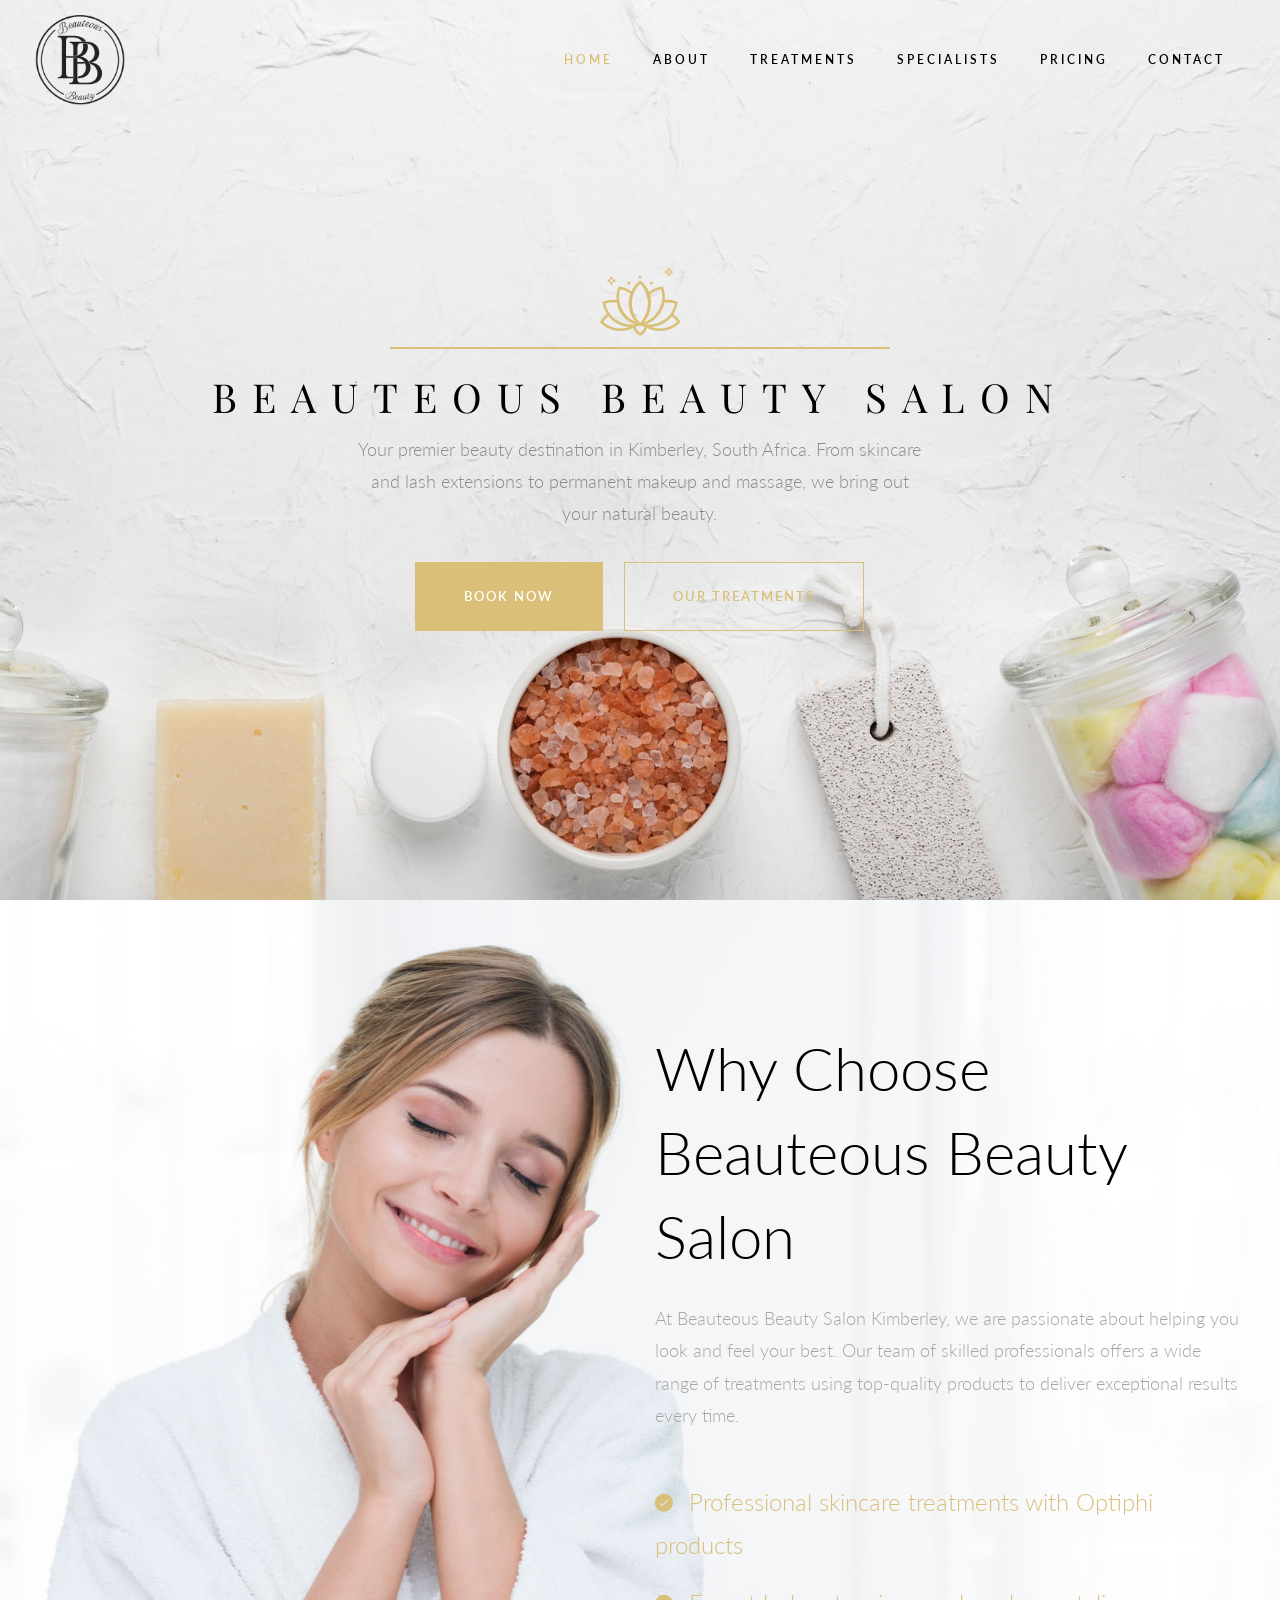
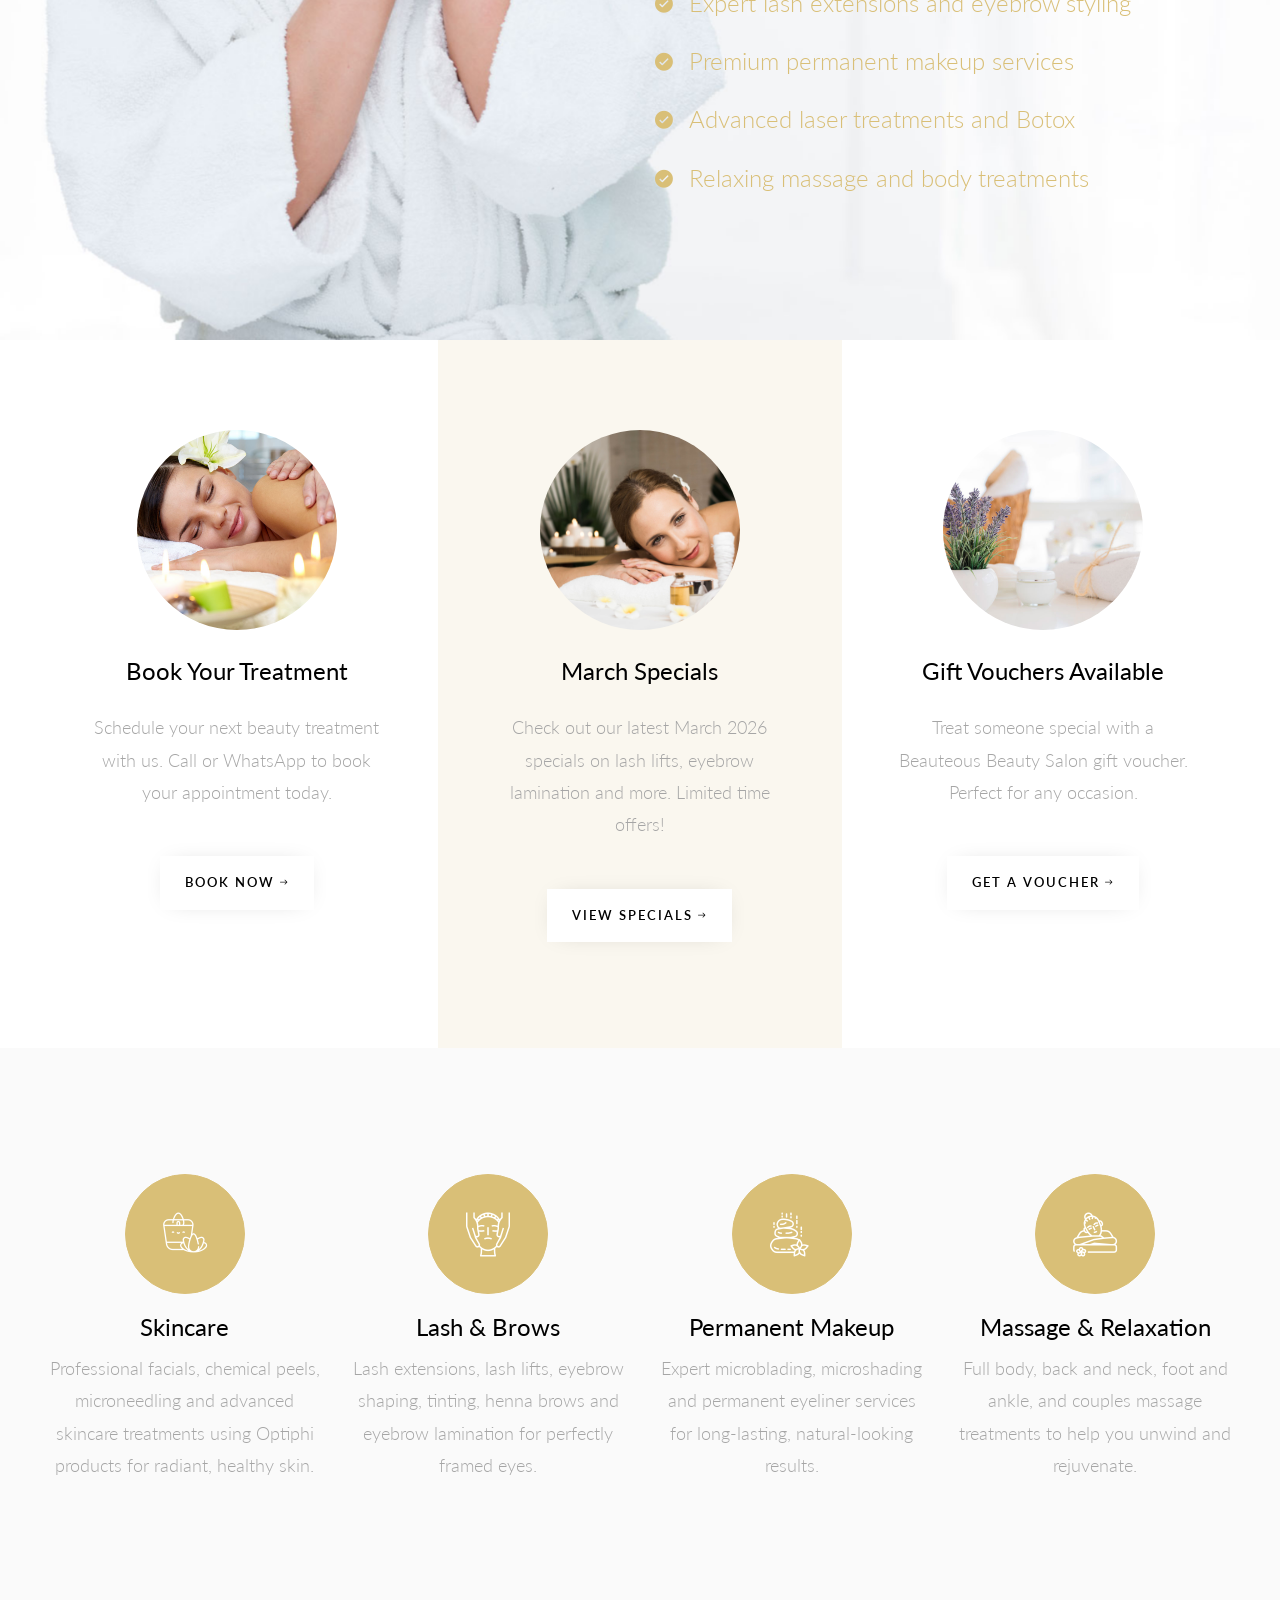
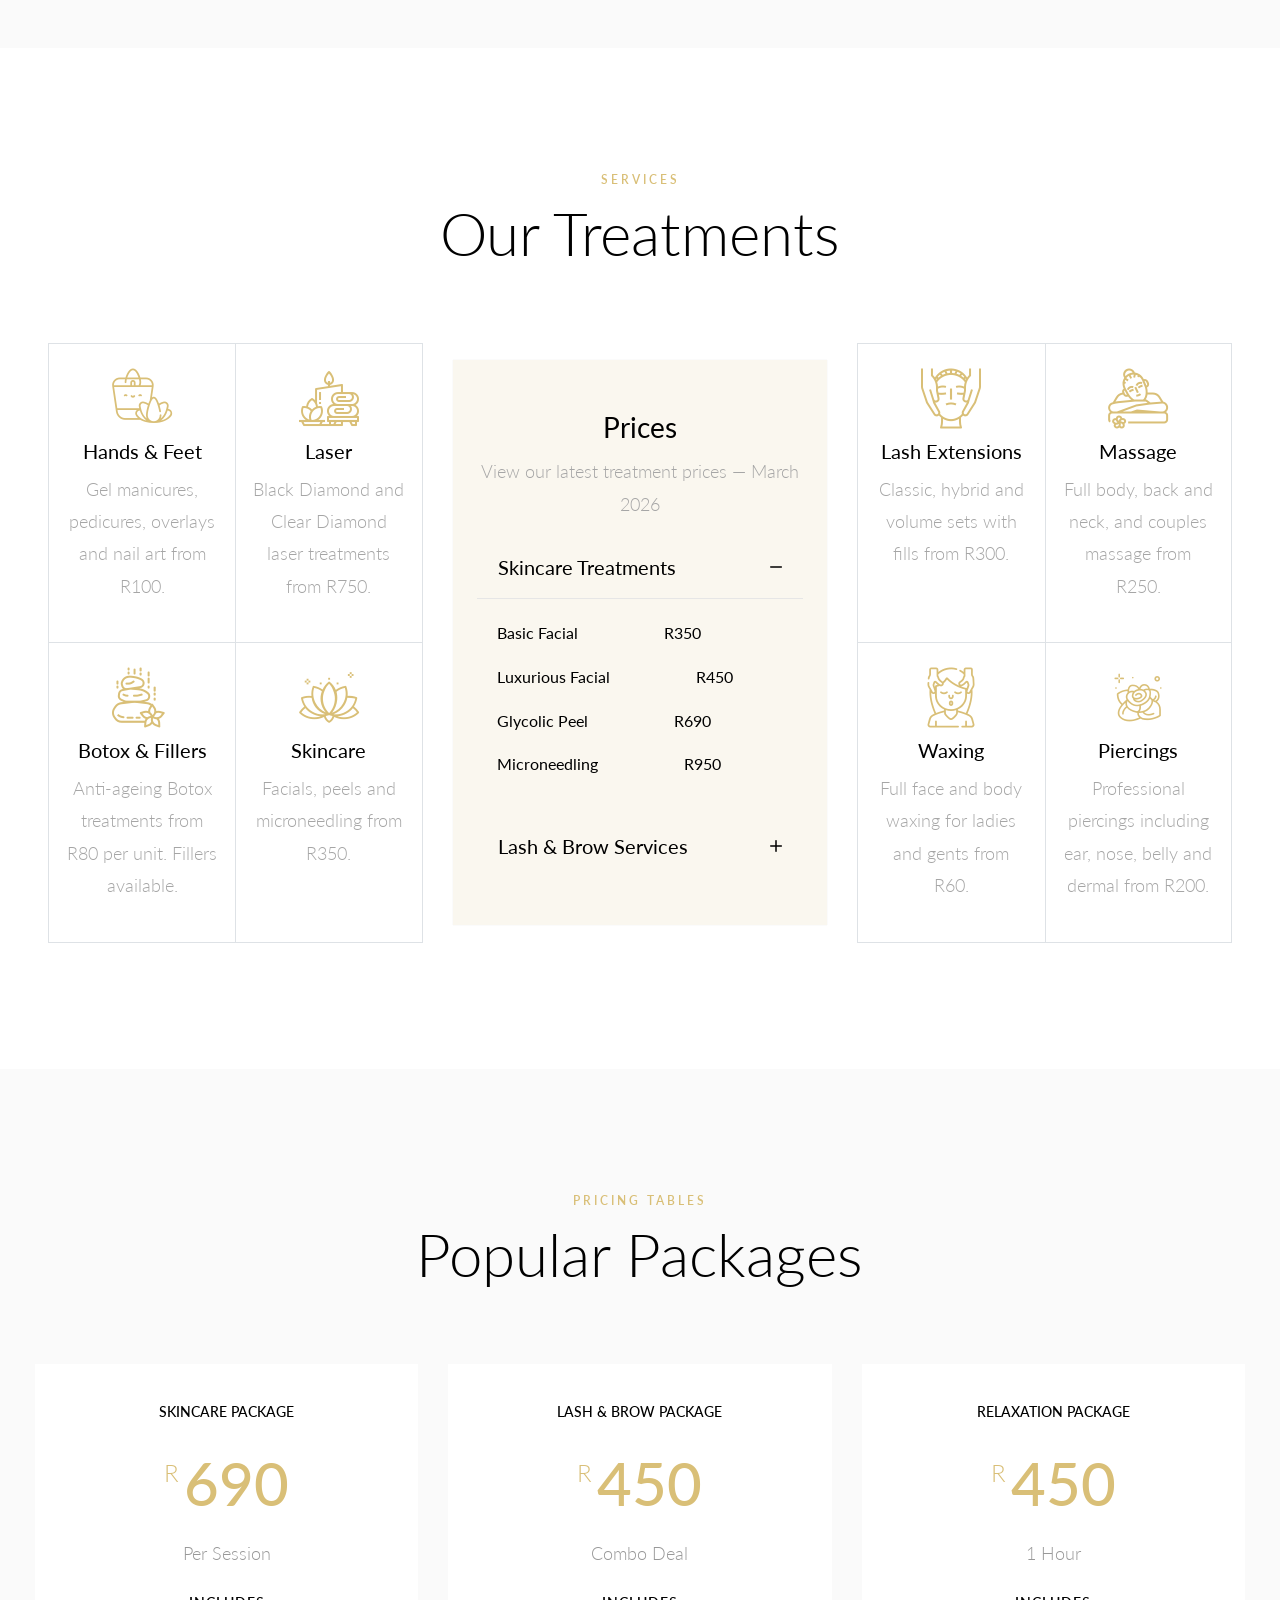
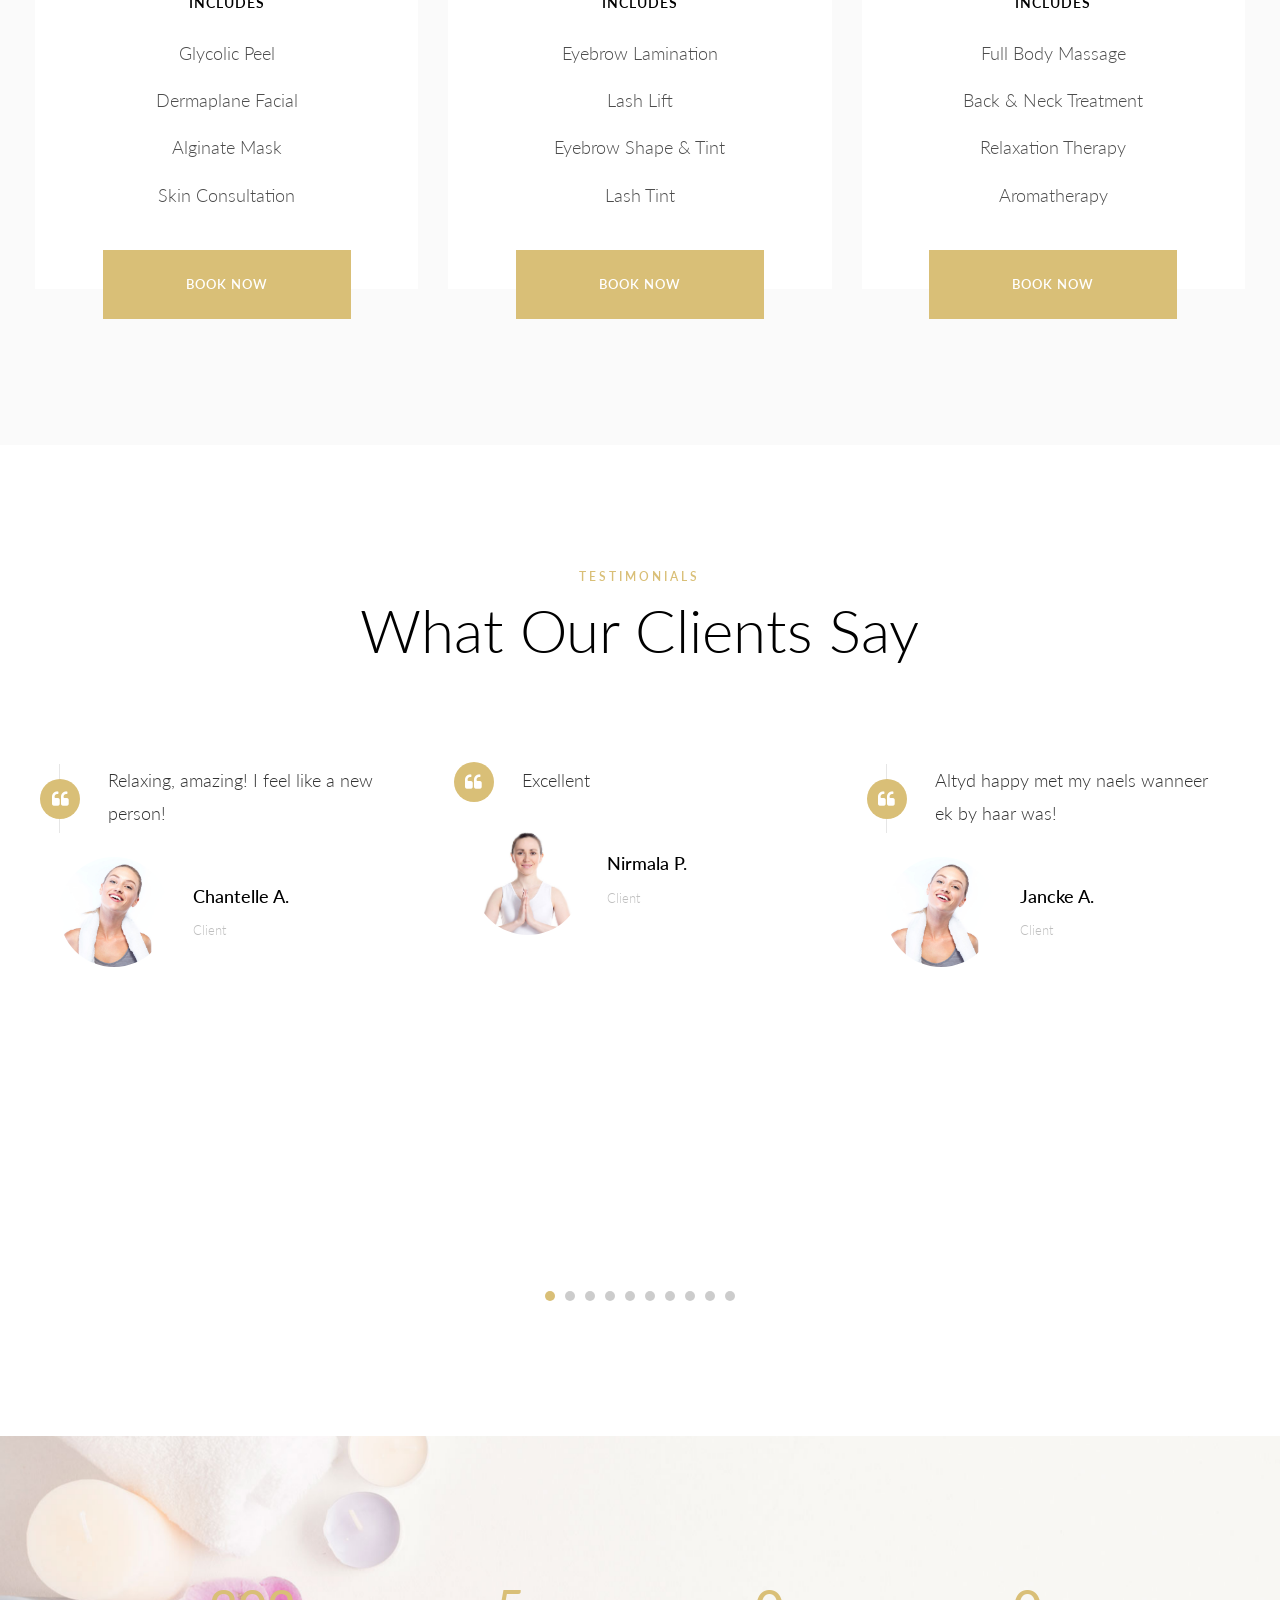
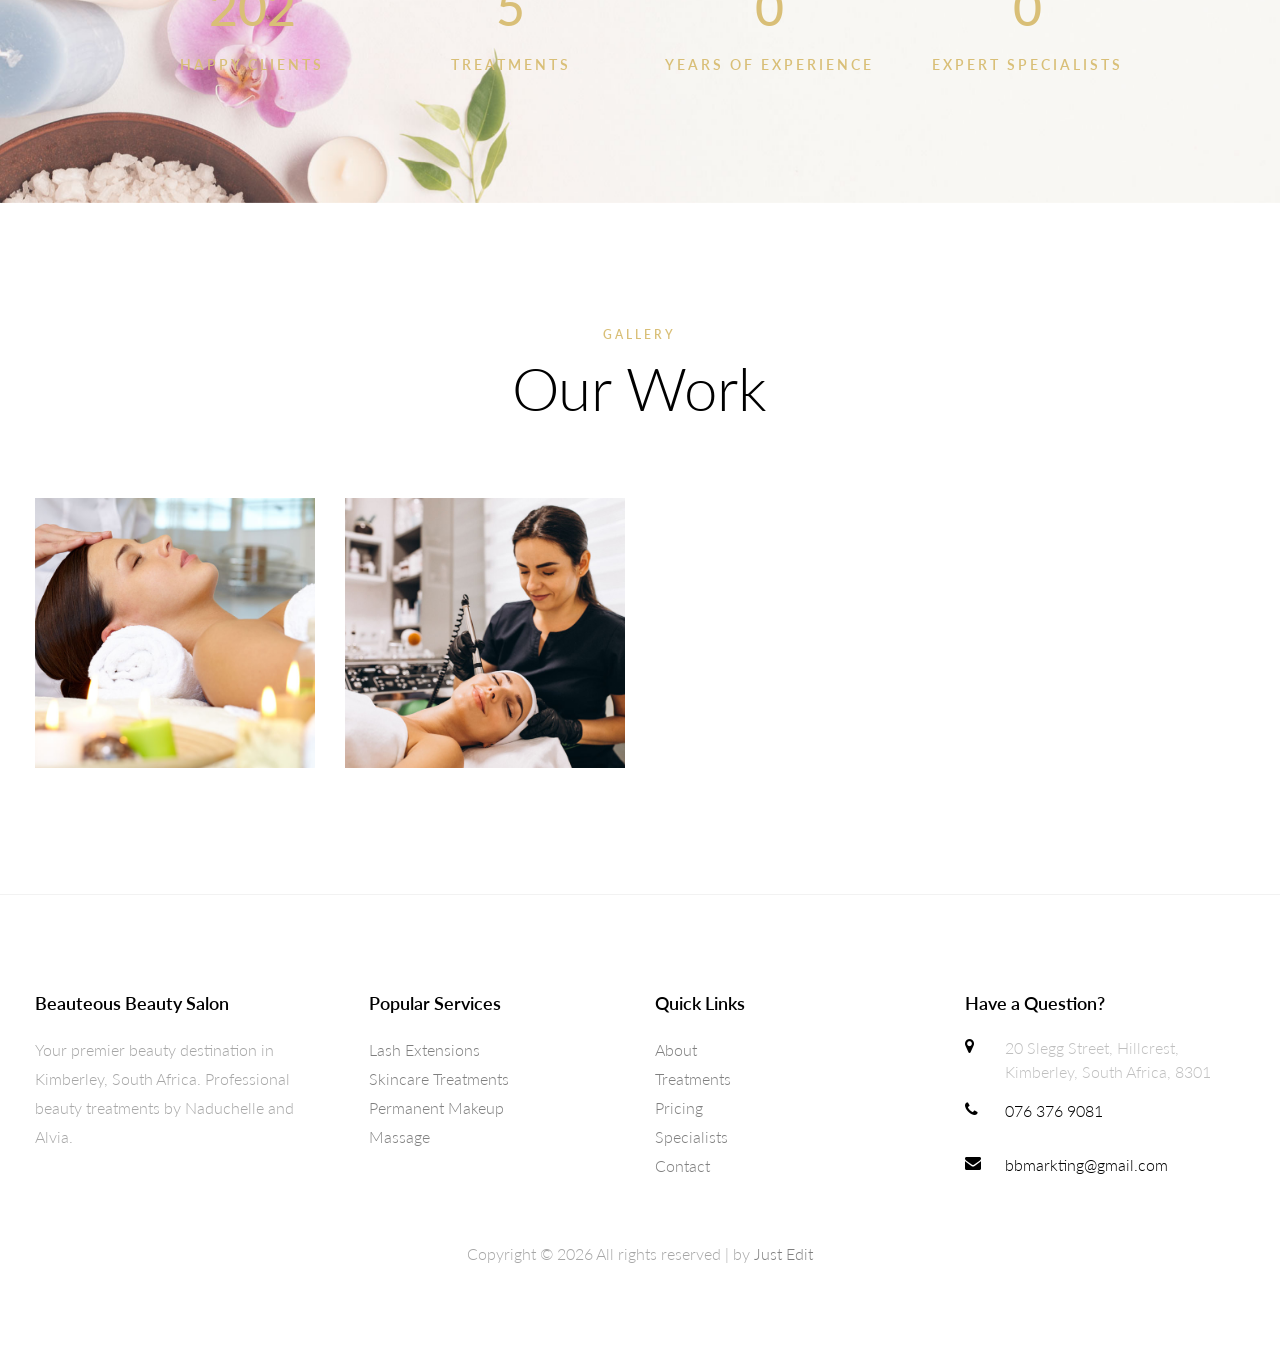
<file: index.html>
<!doctype html>
<html lang="en">
  <head>
    <title>Beauteous Beauty Salon Kimberley</title>
    <meta charset="utf-8" />
    <meta
      name="viewport"
      content="width=device-width, initial-scale=1, shrink-to-fit=no"
    />
    <meta
      name="description"
      content="Beauteous Beauty Salon Kimberley - Premium beauty treatments, skincare, lash extensions, waxing, piercings, massage and more in Kimberley, South Africa."
    />

    <link
      href="https://fonts.googleapis.com/css2?family=Lato:300,400,600,700&display=swap"
      rel="stylesheet"
    />
    <link
      href="https://fonts.googleapis.com/css2?family=Playfair+Display:400,500,600,700&display=swap"
      rel="stylesheet"
    />

    <link rel="stylesheet" href="css/open-iconic-bootstrap.min.css" />
    <link rel="stylesheet" href="css/animate.css" />
    <link rel="stylesheet" href="css/owl.carousel.min.css" />
    <link rel="stylesheet" href="css/owl.theme.default.min.css" />
    <link rel="stylesheet" href="css/magnific-popup.css" />
    <link rel="stylesheet" href="css/aos.css" />
    <link rel="stylesheet" href="css/ionicons.min.css" />
    <link rel="stylesheet" href="css/bootstrap-datepicker.css" />
    <link rel="stylesheet" href="css/jquery.timepicker.css" />
    <link rel="stylesheet" href="css/flaticon.css" />
    <link rel="stylesheet" href="css/icomoon.css" />
    <link rel="stylesheet" href="css/style.css" />
  </head>
  <body>
    <nav
      class="navbar navbar-expand-lg navbar-dark ftco_navbar bg-dark ftco-navbar-light"
      id="ftco-navbar"
    >
      <div class="container">
        <a class="navbar-brand" href="index.html"
          ><img src="images/Beauteous Beauty logo.png" alt="Beauteous Beauty"
        /></a>
        <button
          class="navbar-toggler"
          type="button"
          data-toggle="collapse"
          data-target="#ftco-nav"
          aria-controls="ftco-nav"
          aria-expanded="false"
          aria-label="Toggle navigation"
        >
          <span class="oi oi-menu"></span> Menu
        </button>
        <div class="collapse navbar-collapse" id="ftco-nav">
          <ul class="navbar-nav ml-auto">
            <li class="nav-item active">
              <a href="index.html" class="nav-link">Home</a>
            </li>
            <li class="nav-item">
              <a href="about.html" class="nav-link">About</a>
            </li>
            <li class="nav-item">
              <a href="treatments.html" class="nav-link">Treatments</a>
            </li>
            <li class="nav-item">
              <a href="specialists.html" class="nav-link">Specialists</a>
            </li>
            <li class="nav-item">
              <a href="pricing.html" class="nav-link">Pricing</a>
            </li>
            <li class="nav-item">
              <a href="contact.html" class="nav-link">Contact</a>
            </li>
          </ul>
        </div>
      </div>
    </nav>
    <!-- END nav -->

    <section
      class="hero-wrap js-fullheight"
      style="background-image: url(&quot;images/bg_1.jpg&quot;)"
      data-stellar-background-ratio="0.5"
    >
      <div class="overlay"></div>
      <div class="container">
        <div
          class="row no-gutters slider-text js-fullheight align-items-center justify-content-center"
        >
          <div class="col-md-10 ftco-animate text-center">
            <div class="icon">
              <span class="flaticon-lotus"></span>
            </div>
            <h1>Beauteous Beauty Salon</h1>
            <div class="row justify-content-center">
              <div class="col-md-7 mb-3">
                <p>
                  Your premier beauty destination in Kimberley, South Africa.
                  From skincare and lash extensions to permanent makeup and
                  massage, we bring out your natural beauty.
                </p>
              </div>
            </div>
            <p>
              <a
                href="contact.html"
                class="btn btn-primary p-3 px-5 py-4 mr-md-2"
                >Book Now</a
              >
              <a
                href="treatments.html"
                class="btn btn-outline-primary p-3 px-5 py-4 ml-md-2"
                >Our Treatments</a
              >
            </p>
          </div>
        </div>
      </div>
    </section>

    <section
      class="ftco-section ftco-intro"
      style="background-image: url(images/intro.jpg)"
    >
      <div class="container">
        <div class="row justify-content-end">
          <div class="col-md-6">
            <div class="heading-section ftco-animate">
              <h2 class="mb-4">Why Choose Beauteous Beauty Salon</h2>
            </div>
            <p class="ftco-animate">
              At Beauteous Beauty Salon Kimberley, we are passionate about
              helping you look and feel your best. Our team of skilled
              professionals offers a wide range of treatments using top-quality
              products to deliver exceptional results every time.
            </p>
            <ul class="mt-5 do-list">
              <li class="ftco-animate">
                <a href="#"
                  ><span class="ion-ios-checkmark-circle mr-3"></span
                  >Professional skincare treatments with Optiphi products</a
                >
              </li>
              <li class="ftco-animate">
                <a href="#"
                  ><span class="ion-ios-checkmark-circle mr-3"></span>Expert
                  lash extensions and eyebrow styling</a
                >
              </li>
              <li class="ftco-animate">
                <a href="#"
                  ><span class="ion-ios-checkmark-circle mr-3"></span>Premium
                  permanent makeup services</a
                >
              </li>
              <li class="ftco-animate">
                <a href="#"
                  ><span class="ion-ios-checkmark-circle mr-3"></span>Advanced
                  laser treatments and Botox</a
                >
              </li>
              <li class="ftco-animate">
                <a href="#"
                  ><span class="ion-ios-checkmark-circle mr-3"></span>Relaxing
                  massage and body treatments</a
                >
              </li>
            </ul>
          </div>
        </div>
      </div>
    </section>

    <section class="ftco-section ftco-no-pt ftco-no-pb">
      <div class="container">
        <div class="row no-gutters">
          <div class="col-md-4 d-flex align-items-stretch">
            <div class="offer-deal text-center px-2 px-lg-5">
              <div
                class="img"
                style="background-image: url(images/offer-deal-1.jpg)"
              ></div>
              <div class="text mt-4">
                <h3 class="mb-4">Book Your Treatment</h3>
                <p class="mb-5">
                  Schedule your next beauty treatment with us. Call or WhatsApp
                  to book your appointment today.
                </p>
                <p>
                  <a href="contact.html" class="btn btn-white px-4 py-3">
                    Book Now <span class="ion-ios-arrow-round-forward"></span
                  ></a>
                </p>
              </div>
            </div>
          </div>
          <div class="col-md-4 d-flex align-items-stretch">
            <div class="offer-deal active text-center px-2 px-lg-5">
              <div
                class="img"
                style="background-image: url(images/offer-deal-2.jpg)"
              ></div>
              <div class="text mt-4">
                <h3 class="mb-4">March Specials</h3>
                <p class="mb-5">
                  Check out our latest March 2026 specials on lash lifts,
                  eyebrow lamination and more. Limited time offers!
                </p>
                <p>
                  <a href="pricing.html" class="btn btn-white px-4 py-3">
                    View Specials
                    <span class="ion-ios-arrow-round-forward"></span
                  ></a>
                </p>
              </div>
            </div>
          </div>
          <div class="col-md-4 d-flex align-items-stretch">
            <div class="offer-deal text-center px-2 px-lg-5">
              <div
                class="img"
                style="background-image: url(images/offer-deal-3.jpg)"
              ></div>
              <div class="text mt-4">
                <h3 class="mb-4">Gift Vouchers Available</h3>
                <p class="mb-5">
                  Treat someone special with a Beauteous Beauty Salon gift
                  voucher. Perfect for any occasion.
                </p>
                <p>
                  <a href="contact.html" class="btn btn-white px-4 py-3">
                    Get a Voucher
                    <span class="ion-ios-arrow-round-forward"></span
                  ></a>
                </p>
              </div>
            </div>
          </div>
        </div>
      </div>
    </section>

    <section class="ftco-section ftco-section-services bg-light">
      <div class="container-fluid px-md-5">
        <div class="row">
          <div class="col-md-6 col-lg-3">
            <div class="services text-center ftco-animate">
              <div
                class="icon d-flex justify-content-center align-items-center"
              >
                <span class="flaticon-candle"></span>
              </div>
              <div class="text mt-3">
                <h3>Skincare</h3>
                <p>
                  Professional facials, chemical peels, microneedling and
                  advanced skincare treatments using Optiphi products for
                  radiant, healthy skin.
                </p>
              </div>
            </div>
          </div>
          <div class="col-md-6 col-lg-3">
            <div class="services text-center ftco-animate">
              <div
                class="icon d-flex justify-content-center align-items-center"
              >
                <span class="flaticon-beauty-treatment"></span>
              </div>
              <div class="text mt-3">
                <h3>Lash &amp; Brows</h3>
                <p>
                  Lash extensions, lash lifts, eyebrow shaping, tinting, henna
                  brows and eyebrow lamination for perfectly framed eyes.
                </p>
              </div>
            </div>
          </div>
          <div class="col-md-6 col-lg-3">
            <div class="services text-center ftco-animate">
              <div
                class="icon d-flex justify-content-center align-items-center"
              >
                <span class="flaticon-stone"></span>
              </div>
              <div class="text mt-3">
                <h3>Permanent Makeup</h3>
                <p>
                  Expert microblading, microshading and permanent eyeliner
                  services for long-lasting, natural-looking results.
                </p>
              </div>
            </div>
          </div>
          <div class="col-md-6 col-lg-3">
            <div class="services text-center ftco-animate">
              <div
                class="icon d-flex justify-content-center align-items-center"
              >
                <span class="flaticon-relax"></span>
              </div>
              <div class="text mt-3">
                <h3>Massage &amp; Relaxation</h3>
                <p>
                  Full body, back and neck, foot and ankle, and couples massage
                  treatments to help you unwind and rejuvenate.
                </p>
              </div>
            </div>
          </div>
        </div>
      </div>
    </section>

    <section class="ftco-section">
      <div class="container-fluid px-md-5">
        <div class="row justify-content-center mb-5 pb-3">
          <div class="col-md-12 heading-section ftco-animate text-center">
            <h3 class="subheading">Services</h3>
            <h2 class="mb-1">Our Treatments</h2>
          </div>
        </div>
        <div class="row align-items-center">
          <div class="col-lg-4">
            <div class="row no-gutters">
              <div class="col-md-6 d-flex align-items-stretch">
                <div
                  class="treatment w-100 text-center ftco-animate border border-right-0 border-bottom-0 p-3 py-4"
                >
                  <div
                    class="icon d-flex justify-content-center align-items-center"
                  >
                    <span class="flaticon-candle"></span>
                  </div>
                  <div class="text mt-2">
                    <h3>Hands &amp; Feet</h3>
                    <p>
                      Gel manicures, pedicures, overlays and nail art from R100.
                    </p>
                  </div>
                </div>
              </div>
              <div class="col-md-6 d-flex align-items-stretch">
                <div
                  class="treatment w-100 text-center ftco-animate border border-bottom-0 p-3 py-4"
                >
                  <div
                    class="icon d-flex justify-content-center align-items-center"
                  >
                    <span class="flaticon-spa-1"></span>
                  </div>
                  <div class="text mt-2">
                    <h3>Laser</h3>
                    <p>
                      Black Diamond and Clear Diamond laser treatments from
                      R750.
                    </p>
                  </div>
                </div>
              </div>
              <div class="col-md-6 d-flex align-items-stretch">
                <div
                  class="treatment w-100 text-center ftco-animate border border-right-0 p-3 py-4"
                >
                  <div
                    class="icon d-flex justify-content-center align-items-center"
                  >
                    <span class="flaticon-stone"></span>
                  </div>
                  <div class="text mt-2">
                    <h3>Botox &amp; Fillers</h3>
                    <p>
                      Anti-ageing Botox treatments from R80 per unit. Fillers
                      available.
                    </p>
                  </div>
                </div>
              </div>
              <div class="col-md-6 d-flex align-items-stretch">
                <div
                  class="treatment w-100 text-center ftco-animate border p-3 py-4"
                >
                  <div
                    class="icon d-flex justify-content-center align-items-center"
                  >
                    <span class="flaticon-lotus"></span>
                  </div>
                  <div class="text mt-2">
                    <h3>Skincare</h3>
                    <p>Facials, peels and microneedling from R350.</p>
                  </div>
                </div>
              </div>
            </div>
          </div>

          <div class="col-lg-4 d-flex align-items-stretch">
            <div
              id="accordion"
              class="myaccordion w-100 text-center py-5 px-1 px-md-4"
            >
              <div>
                <h3>Prices</h3>
                <p>View our latest treatment prices &mdash; March 2026</p>
              </div>
              <div class="card">
                <div class="card-header" id="headingOne">
                  <h2 class="mb-0">
                    <button
                      class="d-flex align-items-center justify-content-between btn btn-link"
                      data-toggle="collapse"
                      data-target="#collapseOne"
                      aria-expanded="true"
                      aria-controls="collapseOne"
                    >
                      Skincare Treatments
                      <i class="fa" aria-hidden="true"></i>
                    </button>
                  </h2>
                </div>
                <div
                  id="collapseOne"
                  class="collapse show"
                  aria-labelledby="headingOne"
                  data-parent="#accordion"
                >
                  <div class="card-body text-left">
                    <ul>
                      <li class="d-flex">
                        <span>Basic Facial</span>
                        <span></span>
                        <span>R350</span>
                      </li>
                      <li class="d-flex">
                        <span>Luxurious Facial</span>
                        <span></span>
                        <span>R450</span>
                      </li>
                      <li class="d-flex">
                        <span>Glycolic Peel</span>
                        <span></span>
                        <span>R690</span>
                      </li>
                      <li class="d-flex">
                        <span>Microneedling</span>
                        <span></span>
                        <span>R950</span>
                      </li>
                    </ul>
                  </div>
                </div>
              </div>

              <div class="card">
                <div class="card-header" id="headingTwo">
                  <h2 class="mb-0">
                    <button
                      class="d-flex align-items-center justify-content-between btn btn-link collapsed"
                      data-toggle="collapse"
                      data-target="#collapseTwo"
                      aria-expanded="false"
                      aria-controls="collapseTwo"
                    >
                      Lash &amp; Brow Services
                      <i class="fa" aria-hidden="true"></i>
                    </button>
                  </h2>
                </div>
                <div
                  id="collapseTwo"
                  class="collapse"
                  aria-labelledby="headingTwo"
                  data-parent="#accordion"
                >
                  <div class="card-body text-left">
                    <ul>
                      <li class="d-flex">
                        <span>New Classic Lash Set</span>
                        <span></span>
                        <span>R450</span>
                      </li>
                      <li class="d-flex">
                        <span>Hybrid Lash Set</span>
                        <span></span>
                        <span>R500</span>
                      </li>
                      <li class="d-flex">
                        <span>Eyebrow Shape</span>
                        <span></span>
                        <span>R100</span>
                      </li>
                      <li class="d-flex">
                        <span>Lash Lift</span>
                        <span></span>
                        <span>R300</span>
                      </li>
                    </ul>
                  </div>
                </div>
              </div>
            </div>
          </div>

          <div class="col-lg-4">
            <div class="row no-gutters">
              <div class="col-md-6 d-flex align-items-stretch">
                <div
                  class="treatment w-100 text-center ftco-animate border border-right-0 border-bottom-0 p-3 py-4"
                >
                  <div
                    class="icon d-flex justify-content-center align-items-center"
                  >
                    <span class="flaticon-beauty-treatment"></span>
                  </div>
                  <div class="text mt-2">
                    <h3>Lash Extensions</h3>
                    <p>Classic, hybrid and volume sets with fills from R300.</p>
                  </div>
                </div>
              </div>
              <div class="col-md-6 d-flex align-items-stretch">
                <div
                  class="treatment w-100 text-center ftco-animate border border-bottom-0 p-3 py-4"
                >
                  <div
                    class="icon d-flex justify-content-center align-items-center"
                  >
                    <span class="flaticon-relax"></span>
                  </div>
                  <div class="text mt-2">
                    <h3>Massage</h3>
                    <p>
                      Full body, back and neck, and couples massage from R250.
                    </p>
                  </div>
                </div>
              </div>
              <div class="col-md-6 d-flex align-items-stretch">
                <div
                  class="treatment w-100 text-center ftco-animate border border-right-0 p-3 py-4"
                >
                  <div
                    class="icon d-flex justify-content-center align-items-center"
                  >
                    <span class="flaticon-massage"></span>
                  </div>
                  <div class="text mt-2">
                    <h3>Waxing</h3>
                    <p>
                      Full face and body waxing for ladies and gents from R60.
                    </p>
                  </div>
                </div>
              </div>
              <div class="col-md-6 d-flex align-items-stretch">
                <div
                  class="treatment w-100 text-center ftco-animate border p-3 py-4"
                >
                  <div
                    class="icon d-flex justify-content-center align-items-center"
                  >
                    <span class="flaticon-rose"></span>
                  </div>
                  <div class="text mt-2">
                    <h3>Piercings</h3>
                    <p>
                      Professional piercings including ear, nose, belly and
                      dermal from R200.
                    </p>
                  </div>
                </div>
              </div>
            </div>
          </div>
        </div>
      </div>
    </section>

    <section class="ftco-section bg-light">
      <div class="container">
        <div class="row justify-content-center mb-5 pb-3">
          <div class="col-md-7 heading-section ftco-animate text-center">
            <h3 class="subheading">Pricing Tables</h3>
            <h2 class="mb-1">Popular Packages</h2>
          </div>
        </div>
        <div class="row">
          <div class="col-md-4 ftco-animate">
            <div class="block-7">
              <div class="text-center">
                <h2 class="heading">Skincare Package</h2>
                <span class="price"
                  ><sup>R</sup> <span class="number">690</span></span
                >
                <span class="excerpt d-block">Per Session</span>

                <h3 class="heading-2 my-4">Includes</h3>

                <ul class="pricing-text mb-5">
                  <li>Glycolic Peel</li>
                  <li>Dermaplane Facial</li>
                  <li>Alginate Mask</li>
                  <li>Skin Consultation</li>
                </ul>

                <a href="contact.html" class="btn btn-primary d-block px-2 py-4"
                  >Book Now</a
                >
              </div>
            </div>
          </div>
          <div class="col-md-4 ftco-animate">
            <div class="block-7">
              <div class="text-center">
                <h2 class="heading">Lash &amp; Brow Package</h2>
                <span class="price"
                  ><sup>R</sup> <span class="number">450</span></span
                >
                <span class="excerpt d-block">Combo Deal</span>

                <h3 class="heading-2 my-4">Includes</h3>

                <ul class="pricing-text mb-5">
                  <li>Eyebrow Lamination</li>
                  <li>Lash Lift</li>
                  <li>Eyebrow Shape &amp; Tint</li>
                  <li>Lash Tint</li>
                </ul>

                <a href="contact.html" class="btn btn-primary d-block px-2 py-4"
                  >Book Now</a
                >
              </div>
            </div>
          </div>
          <div class="col-md-4 ftco-animate">
            <div class="block-7">
              <div class="text-center">
                <h2 class="heading">Relaxation Package</h2>
                <span class="price"
                  ><sup>R</sup> <span class="number">450</span></span
                >
                <span class="excerpt d-block">1 Hour</span>

                <h3 class="heading-2 my-4">Includes</h3>

                <ul class="pricing-text mb-5">
                  <li>Full Body Massage</li>
                  <li>Back &amp; Neck Treatment</li>
                  <li>Relaxation Therapy</li>
                  <li>Aromatherapy</li>
                </ul>

                <a href="contact.html" class="btn btn-primary d-block px-2 py-4"
                  >Book Now</a
                >
              </div>
            </div>
          </div>
        </div>
      </div>
    </section>

    <section class="ftco-section testimony-section">
      <div class="container">
        <div class="row justify-content-center mb-5 pb-3">
          <div class="col-md-10 heading-section ftco-animate text-center">
            <h3 class="subheading">Testimonials</h3>
            <h2 class="mb-1">What Our Clients Say</h2>
          </div>
        </div>
        <div class="row ftco-animate">
          <div class="col-md-12">
            <div class="carousel-testimony owl-carousel">
              <div class="item">
                <div class="testimony-wrap p-4 pb-5">
                  <div class="text">
                    <div class="line pl-5">
                      <p class="mb-4 pb-1">Excellent</p>
                      <span
                        class="quote d-flex align-items-center justify-content-center"
                      >
                        <i class="icon-quote-left"></i>
                      </span>
                    </div>
                    <div class="d-flex align-items-center">
                      <div
                        class="user-img"
                        style="background-image: url(images/person_1.jpg)"
                      ></div>
                      <div class="ml-4">
                        <p class="name">Nirmala P.</p>
                        <span class="position">Client</span>
                      </div>
                    </div>
                  </div>
                </div>
              </div>
              <div class="item">
                <div class="testimony-wrap p-4 pb-5">
                  <div class="text">
                    <div class="line pl-5">
                      <p class="mb-4 pb-1">
                        Altyd happy met my naels wanneer ek by haar was!
                      </p>
                      <span
                        class="quote d-flex align-items-center justify-content-center"
                      >
                        <i class="icon-quote-left"></i>
                      </span>
                    </div>
                    <div class="d-flex align-items-center">
                      <div
                        class="user-img"
                        style="background-image: url(images/person_2.jpg)"
                      ></div>
                      <div class="ml-4">
                        <p class="name">Jancke A.</p>
                        <span class="position">Client</span>
                      </div>
                    </div>
                  </div>
                </div>
              </div>
              <div class="item">
                <div class="testimony-wrap p-4 pb-5">
                  <div class="text">
                    <div class="line pl-5">
                      <p class="mb-4 pb-1">
                        Walked out relaxed AND WITH BEAUTIFUL nails!
                      </p>
                      <span
                        class="quote d-flex align-items-center justify-content-center"
                      >
                        <i class="icon-quote-left"></i>
                      </span>
                    </div>
                    <div class="d-flex align-items-center">
                      <div
                        class="user-img"
                        style="background-image: url(images/person_3.jpg)"
                      ></div>
                      <div class="ml-4">
                        <p class="name">Bianca V.</p>
                        <span class="position">Client</span>
                      </div>
                    </div>
                  </div>
                </div>
              </div>
              <div class="item">
                <div class="testimony-wrap p-4 pb-5">
                  <div class="text">
                    <div class="line pl-5">
                      <p class="mb-4 pb-1">Awesome, hygienic and clean</p>
                      <span
                        class="quote d-flex align-items-center justify-content-center"
                      >
                        <i class="icon-quote-left"></i>
                      </span>
                    </div>
                    <div class="d-flex align-items-center">
                      <div
                        class="user-img"
                        style="background-image: url(images/person_4.jpg)"
                      ></div>
                      <div class="ml-4">
                        <p class="name">Malische P.</p>
                        <span class="position">Client</span>
                      </div>
                    </div>
                  </div>
                </div>
              </div>
              <div class="item">
                <div class="testimony-wrap p-4 pb-5">
                  <div class="text">
                    <div class="line pl-5">
                      <p class="mb-4 pb-1">Very good thank u</p>
                      <span
                        class="quote d-flex align-items-center justify-content-center"
                      >
                        <i class="icon-quote-left"></i>
                      </span>
                    </div>
                    <div class="d-flex align-items-center">
                      <div
                        class="user-img"
                        style="background-image: url(images/person_1.jpg)"
                      ></div>
                      <div class="ml-4">
                        <p class="name">Susan D.</p>
                        <span class="position">Client</span>
                      </div>
                    </div>
                  </div>
                </div>
              </div>
              <div class="item">
                <div class="testimony-wrap p-4 pb-5">
                  <div class="text">
                    <div class="line pl-5">
                      <p class="mb-4 pb-1">
                        The service is excellent here, its my second time today
                        and i enjoyed again You have a customer!!!! Wonderful
                      </p>
                      <span
                        class="quote d-flex align-items-center justify-content-center"
                      >
                        <i class="icon-quote-left"></i>
                      </span>
                    </div>
                    <div class="d-flex align-items-center">
                      <div
                        class="user-img"
                        style="background-image: url(images/person_2.jpg)"
                      ></div>
                      <div class="ml-4">
                        <p class="name">Busi M.</p>
                        <span class="position">Client</span>
                      </div>
                    </div>
                  </div>
                </div>
              </div>
              <div class="item">
                <div class="testimony-wrap p-4 pb-5">
                  <div class="text">
                    <div class="line pl-5">
                      <p class="mb-4 pb-1">
                        I honestly highly recommend Alvia! She’s so kind and
                        makes you feel comfortable, and her work is so neat and
                        precise. I’ve trusted her with my brows and piercings
                        and she never disappoints 🤞🏼.
                      </p>
                      <span
                        class="quote d-flex align-items-center justify-content-center"
                      >
                        <i class="icon-quote-left"></i>
                      </span>
                    </div>
                    <div class="d-flex align-items-center">
                      <div
                        class="user-img"
                        style="background-image: url(images/person_3.jpg)"
                      ></div>
                      <div class="ml-4">
                        <p class="name">Nasreen P.</p>
                        <span class="position">Client</span>
                      </div>
                    </div>
                  </div>
                </div>
              </div>
              <div class="item">
                <div class="testimony-wrap p-4 pb-5">
                  <div class="text">
                    <div class="line pl-5">
                      <p class="mb-4 pb-1">Awesome once again!!</p>
                      <span
                        class="quote d-flex align-items-center justify-content-center"
                      >
                        <i class="icon-quote-left"></i>
                      </span>
                    </div>
                    <div class="d-flex align-items-center">
                      <div
                        class="user-img"
                        style="background-image: url(images/person_4.jpg)"
                      ></div>
                      <div class="ml-4">
                        <p class="name">Chantelle A.</p>
                        <span class="position">Client</span>
                      </div>
                    </div>
                  </div>
                </div>
              </div>
              <div class="item">
                <div class="testimony-wrap p-4 pb-5">
                  <div class="text">
                    <div class="line pl-5">
                      <p class="mb-4 pb-1">
                        I’m absolutely in love with my nails and eyebrows! 😍✨
                        Lyndsey Alvia did such a wonderful job. The attention to
                        detail and the care she puts into her work really shows.
                        My nails look flawless and my brows are perfectly
                        shaped. Thank you for making me feel so beautiful and
                        confident. Highly recommend!
                      </p>
                      <span
                        class="quote d-flex align-items-center justify-content-center"
                      >
                        <i class="icon-quote-left"></i>
                      </span>
                    </div>
                    <div class="d-flex align-items-center">
                      <div
                        class="user-img"
                        style="background-image: url(images/person_1.jpg)"
                      ></div>
                      <div class="ml-4">
                        <p class="name">Rogeria E.</p>
                        <span class="position">Client</span>
                      </div>
                    </div>
                  </div>
                </div>
              </div>
              <div class="item">
                <div class="testimony-wrap p-4 pb-5">
                  <div class="text">
                    <div class="line pl-5">
                      <p class="mb-4 pb-1">
                        Relaxing, amazing! I feel like a new person!
                      </p>
                      <span
                        class="quote d-flex align-items-center justify-content-center"
                      >
                        <i class="icon-quote-left"></i>
                      </span>
                    </div>
                    <div class="d-flex align-items-center">
                      <div
                        class="user-img"
                        style="background-image: url(images/person_2.jpg)"
                      ></div>
                      <div class="ml-4">
                        <p class="name">Chantelle A.</p>
                        <span class="position">Client</span>
                      </div>
                    </div>
                  </div>
                </div>
              </div>
            </div>
          </div>
        </div>
      </div>
    </section>

    <section
      class="ftco-counter img"
      id="section-counter"
      style="background-image: url(images/bg_3.jpg)"
      data-stellar-background-ratio="0.5"
    >
      <div class="overlay"></div>
      <div class="container">
        <div class="row justify-content-center">
          <div class="col-md-10">
            <div class="row">
              <div
                class="col-md-6 col-lg-3 d-flex justify-content-center counter-wrap ftco-animate"
              >
                <div class="block-18 text-center">
                  <div class="text">
                    <strong class="number" data-number="1900">0</strong>
                    <span>Happy Clients</span>
                  </div>
                </div>
              </div>
              <div
                class="col-md-6 col-lg-3 d-flex justify-content-center counter-wrap ftco-animate"
              >
                <div class="block-18 text-center">
                  <div class="text">
                    <strong class="number" data-number="50">0</strong>
                    <span>Treatments</span>
                  </div>
                </div>
              </div>
              <div
                class="col-md-6 col-lg-3 d-flex justify-content-center counter-wrap ftco-animate"
              >
                <div class="block-18 text-center">
                  <div class="text">
                    <strong class="number" data-number="8">0</strong>
                    <span>Years of Experience</span>
                  </div>
                </div>
              </div>
              <div
                class="col-md-6 col-lg-3 d-flex justify-content-center counter-wrap ftco-animate"
              >
                <div class="block-18 text-center">
                  <div class="text">
                    <strong class="number" data-number="2">0</strong>
                    <span>Expert Specialists</span>
                  </div>
                </div>
              </div>
            </div>
          </div>
        </div>
      </div>
    </section>

    <section class="ftco-gallery ftco-section">
      <div class="container">
        <div class="row justify-content-center mb-5 pb-3">
          <div class="col-md-7 heading-section ftco-animate text-center">
            <h3 class="subheading">Gallery</h3>
            <h2 class="mb-1">Our Work</h2>
          </div>
        </div>
        <div class="row">
          <div class="col-md-3 ftco-animate">
            <a
              href="images/gallery-1.jpg"
              class="gallery image-popup img d-flex align-items-center"
              style="background-image: url(images/gallery-1.jpg)"
            >
              <div
                class="icon mb-4 d-flex align-items-center justify-content-center"
              >
                <span class="icon-instagram"></span>
              </div>
            </a>
          </div>
          <div class="col-md-3 ftco-animate">
            <a
              href="images/gallery-2.jpg"
              class="gallery image-popup img d-flex align-items-center"
              style="background-image: url(images/gallery-2.jpg)"
            >
              <div
                class="icon mb-4 d-flex align-items-center justify-content-center"
              >
                <span class="icon-instagram"></span>
              </div>
            </a>
          </div>
          <div class="col-md-3 ftco-animate">
            <a
              href="images/gallery-3.jpg"
              class="gallery image-popup img d-flex align-items-center"
              style="background-image: url(images/gallery-3.jpg)"
            >
              <div
                class="icon mb-4 d-flex align-items-center justify-content-center"
              >
                <span class="icon-instagram"></span>
              </div>
            </a>
          </div>
          <div class="col-md-3 ftco-animate">
            <a
              href="images/gallery-4.jpg"
              class="gallery image-popup img d-flex align-items-center"
              style="background-image: url(images/gallery-4.jpg)"
            >
              <div
                class="icon mb-4 d-flex align-items-center justify-content-center"
              >
                <span class="icon-instagram"></span>
              </div>
            </a>
          </div>
        </div>
      </div>
    </section>

    <footer class="ftco-footer ftco-section">
      <div class="container">
        <div class="row d-flex">
          <div class="col-md">
            <div class="ftco-footer-widget mb-4">
              <h2 class="ftco-heading-2">Beauteous Beauty Salon</h2>
              <p>
                Your premier beauty destination in Kimberley, South Africa.
                Professional beauty treatments by Naduchelle and Alvia.
              </p>
              <ul class="ftco-footer-social list-unstyled float-lft mt-3">
                <li class="ftco-animate">
                  <a href="https://www.facebook.com/donebyNaduchelle/"
                    ><span class="icon-facebook"></span
                  ></a>
                </li>
                <li class="ftco-animate">
                  <a href="https://www.instagram.com/beauteousbeautymarketing"
                    ><span class="icon-instagram"></span
                  ></a>
                </li>
              </ul>
            </div>
          </div>
          <div class="col-md">
            <div class="ftco-footer-widget mb-4 ml-md-4">
              <h2 class="ftco-heading-2">Popular Services</h2>
              <ul class="list-unstyled">
                <li><a href="treatments.html">Lash Extensions</a></li>
                <li><a href="treatments.html">Skincare Treatments</a></li>
                <li><a href="treatments.html">Permanent Makeup</a></li>
                <li><a href="treatments.html">Massage</a></li>
              </ul>
            </div>
          </div>
          <div class="col-md">
            <div class="ftco-footer-widget mb-4">
              <h2 class="ftco-heading-2">Quick Links</h2>
              <ul class="list-unstyled">
                <li><a href="about.html">About</a></li>
                <li><a href="treatments.html">Treatments</a></li>
                <li><a href="pricing.html">Pricing</a></li>
                <li><a href="specialists.html">Specialists</a></li>
                <li><a href="contact.html">Contact</a></li>
              </ul>
            </div>
          </div>
          <div class="col-md">
            <div class="ftco-footer-widget mb-4">
              <h2 class="ftco-heading-2">Have a Question?</h2>
              <div class="block-23 mb-3">
                <ul>
                  <li>
                    <span class="icon icon-map-marker"></span
                    ><span class="text"
                      >20 Slegg Street, Hillcrest, Kimberley, South Africa,
                      8301</span
                    >
                  </li>
                  <li>
                    <a href="tel:+27763769081"
                      ><span class="icon icon-phone"></span
                      ><span class="text">076 376 9081</span></a
                    >
                  </li>
                  <li>
                    <a href="mailto:bbmarkting@gmail.com"
                      ><span class="icon icon-envelope"></span
                      ><span class="text">bbmarkting@gmail.com</span></a
                    >
                  </li>
                </ul>
              </div>
            </div>
          </div>
        </div>
        <div class="row">
          <div class="col-md-12 text-center">
            <p class="mb-0">
              Copyright &copy;
              <script>
                document.write(new Date().getFullYear());
              </script>
              All rights reserved | by
              <a href="https://just-edit.co.za/" target="_blank">Just Edit</a>
            </p>
          </div>
        </div>
      </div>
    </footer>

    <!-- loader -->
    <div id="ftco-loader" class="show fullscreen">
      <svg class="circular" width="48px" height="48px">
        <circle
          class="path-bg"
          cx="24"
          cy="24"
          r="22"
          fill="none"
          stroke-width="4"
          stroke="#eeeeee"
        />
        <circle
          class="path"
          cx="24"
          cy="24"
          r="22"
          fill="none"
          stroke-width="4"
          stroke-miterlimit="10"
          stroke="#F96D00"
        />
      </svg>
    </div>

    <script src="js/jquery.min.js"></script>
    <script src="js/jquery-migrate-3.0.1.min.js"></script>
    <script src="js/popper.min.js"></script>
    <script src="js/bootstrap.min.js"></script>
    <script src="js/jquery.easing.1.3.js"></script>
    <script src="js/jquery.waypoints.min.js"></script>
    <script src="js/jquery.stellar.min.js"></script>
    <script src="js/owl.carousel.min.js"></script>
    <script src="js/jquery.magnific-popup.min.js"></script>
    <script src="js/aos.js"></script>
    <script src="js/jquery.animateNumber.min.js"></script>
    <script src="js/bootstrap-datepicker.js"></script>
    <script src="js/jquery.timepicker.min.js"></script>
    <script src="js/scrollax.min.js"></script>
    <script src="js/main.js"></script>
  </body>
</html>
</file>
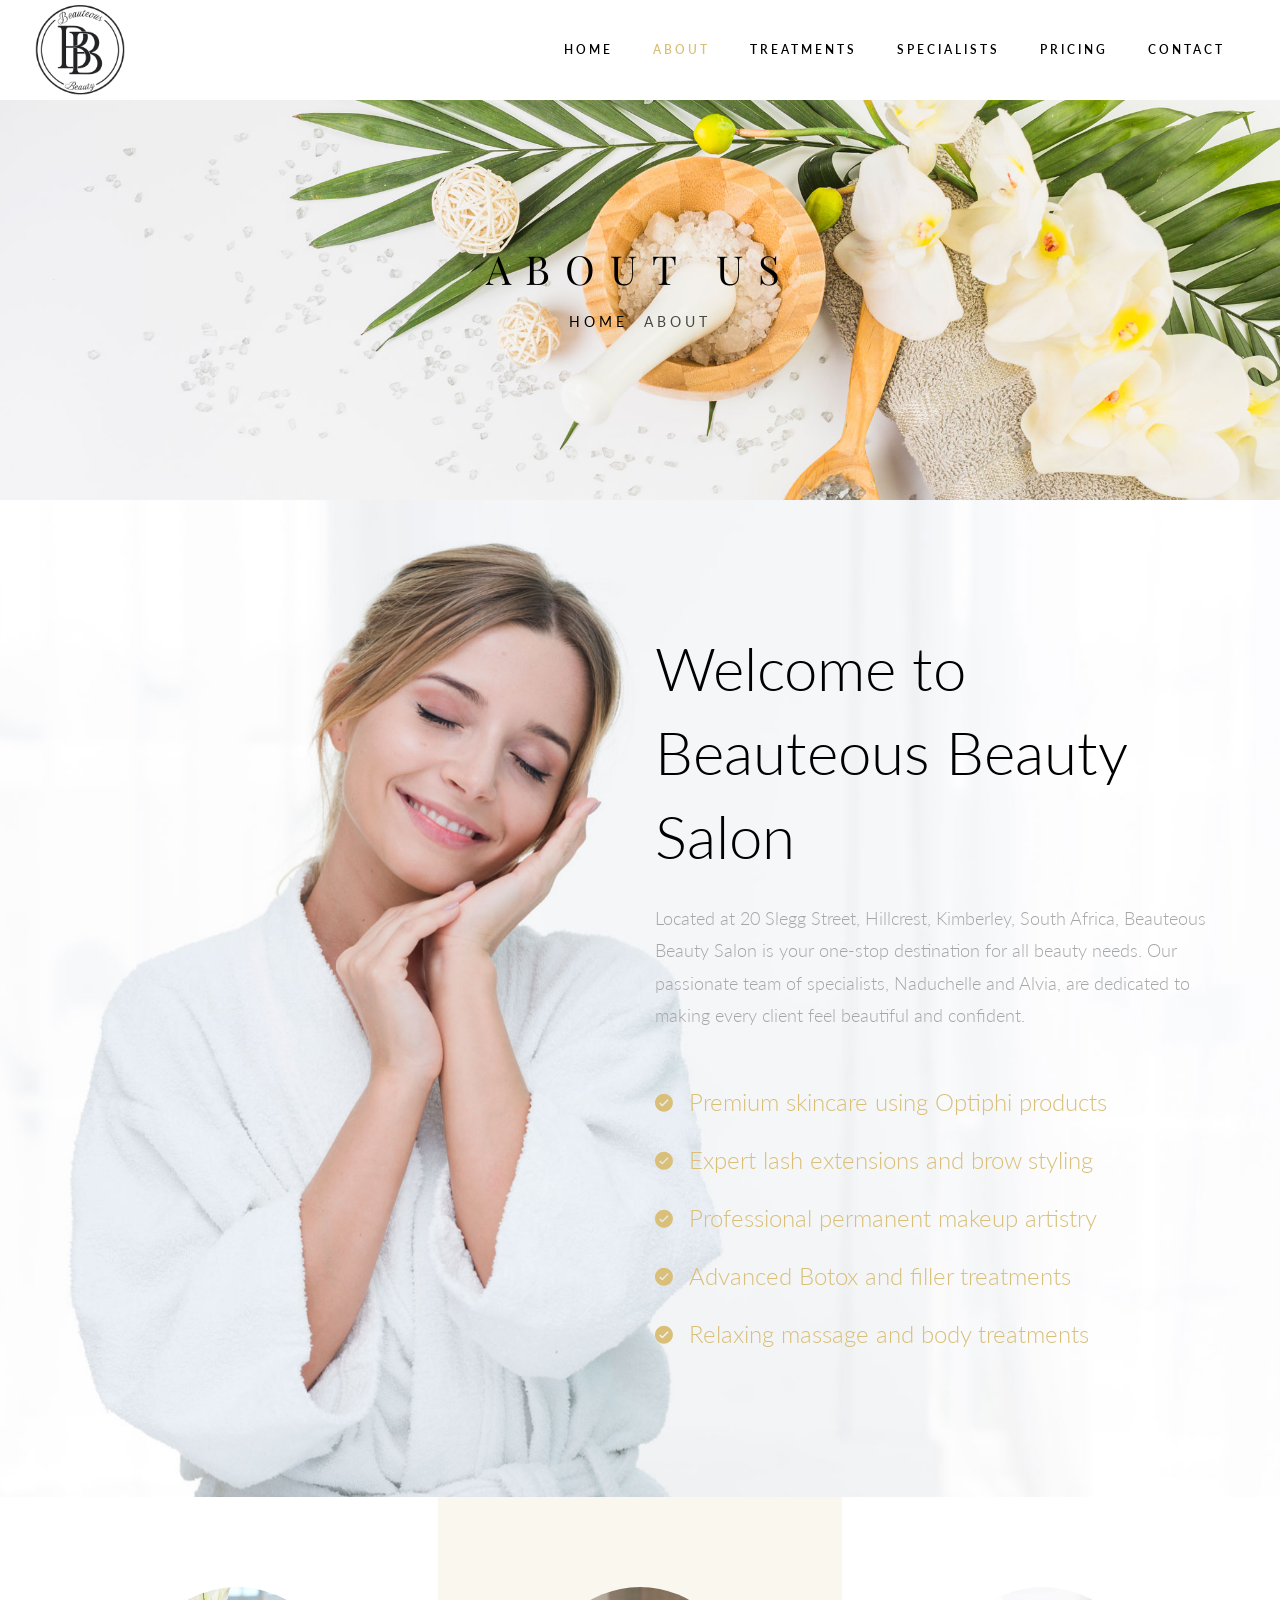
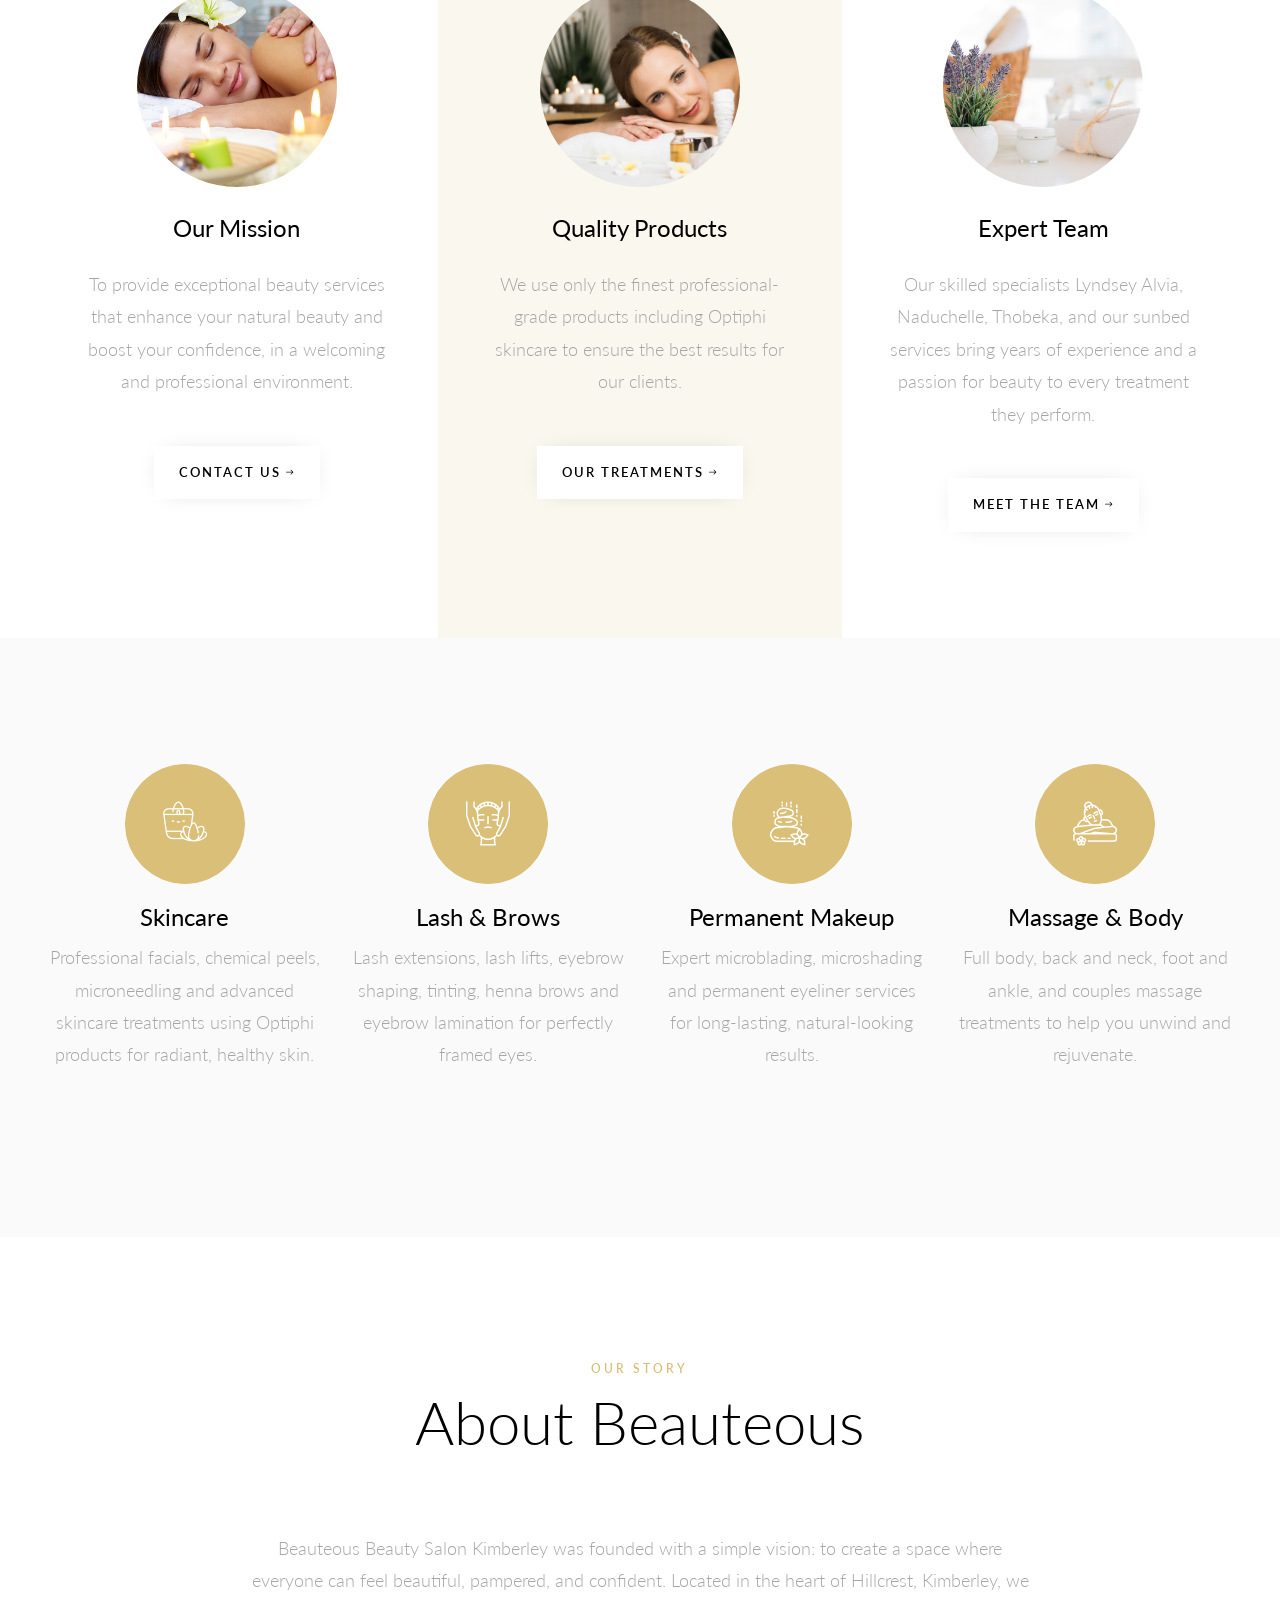
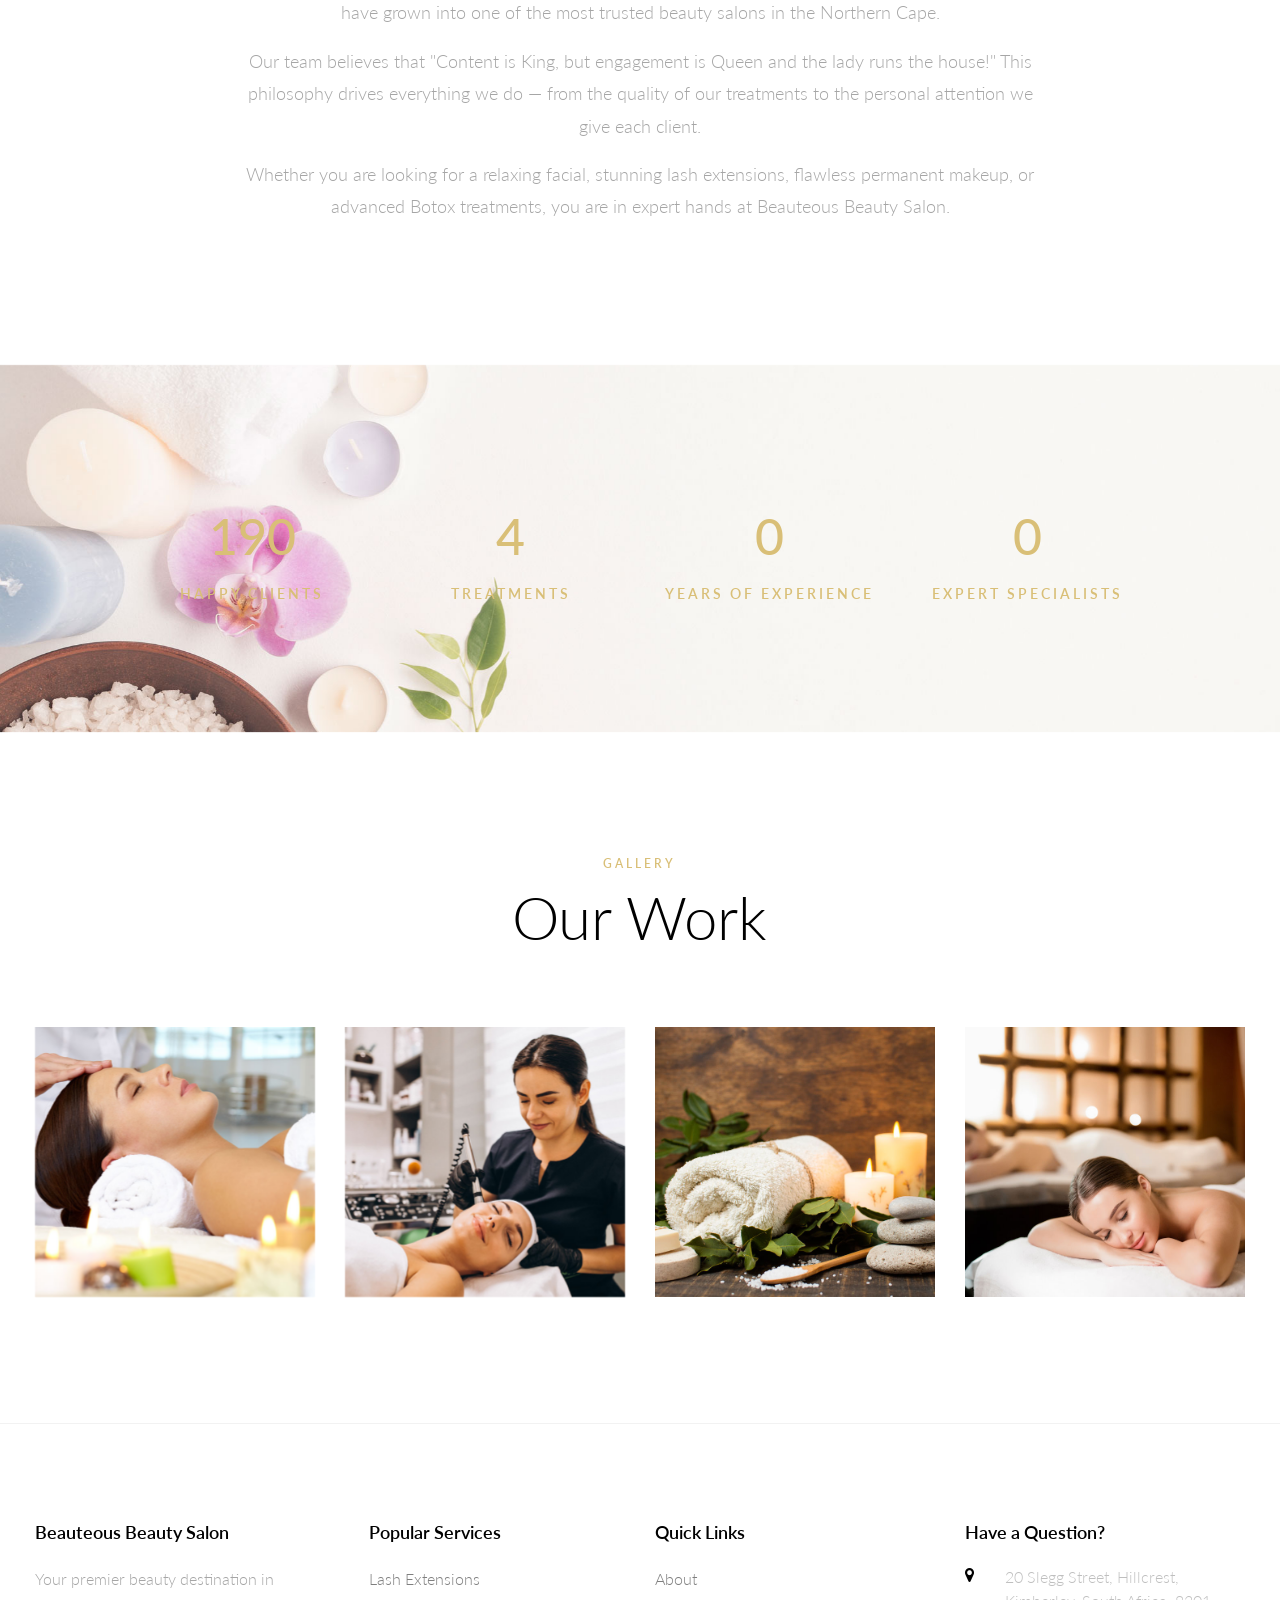
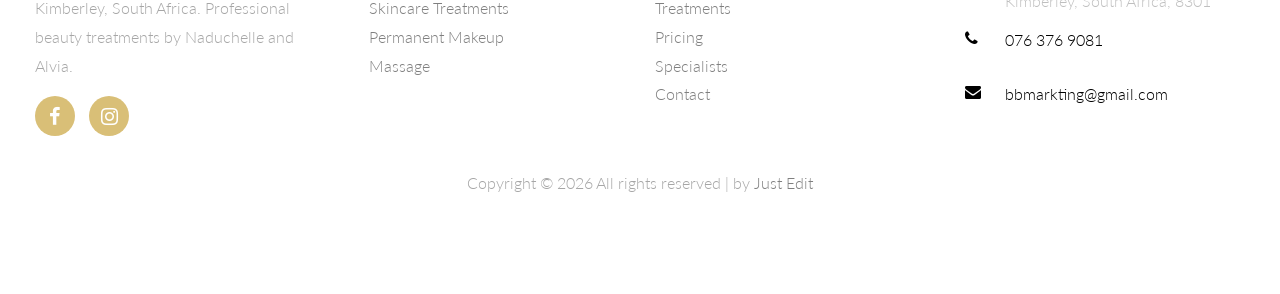
<file: about.html>
<!doctype html>
<html lang="en">
  <head>
    <title>About - Beauteous Beauty Salon Kimberley</title>
    <meta charset="utf-8" />
    <meta
      name="viewport"
      content="width=device-width, initial-scale=1, shrink-to-fit=no"
    />

    <link
      href="https://fonts.googleapis.com/css2?family=Lato:300,400,600,700&display=swap"
      rel="stylesheet"
    />
    <link
      href="https://fonts.googleapis.com/css2?family=Playfair+Display:400,500,600,700&display=swap"
      rel="stylesheet"
    />

    <link rel="stylesheet" href="css/open-iconic-bootstrap.min.css" />
    <link rel="stylesheet" href="css/animate.css" />
    <link rel="stylesheet" href="css/owl.carousel.min.css" />
    <link rel="stylesheet" href="css/owl.theme.default.min.css" />
    <link rel="stylesheet" href="css/magnific-popup.css" />
    <link rel="stylesheet" href="css/aos.css" />
    <link rel="stylesheet" href="css/ionicons.min.css" />
    <link rel="stylesheet" href="css/bootstrap-datepicker.css" />
    <link rel="stylesheet" href="css/jquery.timepicker.css" />
    <link rel="stylesheet" href="css/flaticon.css" />
    <link rel="stylesheet" href="css/icomoon.css" />
    <link rel="stylesheet" href="css/style.css" />
  </head>
  <body>
    <nav
      class="navbar navbar-expand-lg navbar-dark ftco_navbar bg-dark ftco-navbar-light ftco-navbar-light-2"
      id="ftco-navbar"
    >
      <div class="container">
        <a class="navbar-brand" href="index.html"
          ><img src="images/Beauteous Beauty logo.png" alt="Beauteous Beauty"
        /></a>
        <button
          class="navbar-toggler"
          type="button"
          data-toggle="collapse"
          data-target="#ftco-nav"
          aria-controls="ftco-nav"
          aria-expanded="false"
          aria-label="Toggle navigation"
        >
          <span class="oi oi-menu"></span> Menu
        </button>
        <div class="collapse navbar-collapse" id="ftco-nav">
          <ul class="navbar-nav ml-auto">
            <li class="nav-item">
              <a href="index.html" class="nav-link">Home</a>
            </li>
            <li class="nav-item active">
              <a href="about.html" class="nav-link">About</a>
            </li>
            <li class="nav-item">
              <a href="treatments.html" class="nav-link">Treatments</a>
            </li>
            <li class="nav-item">
              <a href="specialists.html" class="nav-link">Specialists</a>
            </li>
            <li class="nav-item">
              <a href="pricing.html" class="nav-link">Pricing</a>
            </li>
            <li class="nav-item">
              <a href="contact.html" class="nav-link">Contact</a>
            </li>
          </ul>
        </div>
      </div>
    </nav>
    <!-- END nav -->

    <section
      class="hero-wrap hero-wrap-2"
      style="background-image: url(&quot;images/bg_2.jpg&quot;)"
      data-stellar-background-ratio="0.5"
    >
      <div class="overlay"></div>
      <div class="container">
        <div
          class="row no-gutters slider-text js-fullheight align-items-center justify-content-center"
        >
          <div class="col-md-9 ftco-animate text-center">
            <h1 class="mb-3 bread">About Us</h1>
            <p class="breadcrumbs">
              <span class="mr-2"><a href="index.html">Home</a></span>
              <span>About</span>
            </p>
          </div>
        </div>
      </div>
    </section>

    <section
      class="ftco-section ftco-intro"
      style="background-image: url(images/intro.jpg)"
    >
      <div class="container">
        <div class="row justify-content-end">
          <div class="col-md-6">
            <div class="heading-section ftco-animate">
              <h2 class="mb-4">Welcome to Beauteous Beauty Salon</h2>
            </div>
            <p class="ftco-animate">
              Located at 20 Slegg Street, Hillcrest, Kimberley, South Africa,
              Beauteous Beauty Salon is your one-stop destination for all beauty
              needs. Our passionate team of specialists, Naduchelle and Alvia,
              are dedicated to making every client feel beautiful and confident.
            </p>
            <ul class="mt-5 do-list">
              <li class="ftco-animate">
                <a href="#"
                  ><span class="ion-ios-checkmark-circle mr-3"></span>Premium
                  skincare using Optiphi products</a
                >
              </li>
              <li class="ftco-animate">
                <a href="#"
                  ><span class="ion-ios-checkmark-circle mr-3"></span>Expert
                  lash extensions and brow styling</a
                >
              </li>
              <li class="ftco-animate">
                <a href="#"
                  ><span class="ion-ios-checkmark-circle mr-3"></span
                  >Professional permanent makeup artistry</a
                >
              </li>
              <li class="ftco-animate">
                <a href="#"
                  ><span class="ion-ios-checkmark-circle mr-3"></span>Advanced
                  Botox and filler treatments</a
                >
              </li>
              <li class="ftco-animate">
                <a href="#"
                  ><span class="ion-ios-checkmark-circle mr-3"></span>Relaxing
                  massage and body treatments</a
                >
              </li>
            </ul>
          </div>
        </div>
      </div>
    </section>

    <section class="ftco-section ftco-no-pt ftco-no-pb">
      <div class="container">
        <div class="row no-gutters">
          <div class="col-md-4 d-flex align-items-stretch">
            <div class="offer-deal text-center px-2 px-lg-5">
              <div
                class="img"
                style="background-image: url(images/offer-deal-1.jpg)"
              ></div>
              <div class="text mt-4">
                <h3 class="mb-4">Our Mission</h3>
                <p class="mb-5">
                  To provide exceptional beauty services that enhance your
                  natural beauty and boost your confidence, in a welcoming and
                  professional environment.
                </p>
                <p>
                  <a href="contact.html" class="btn btn-white px-4 py-3">
                    Contact Us <span class="ion-ios-arrow-round-forward"></span
                  ></a>
                </p>
              </div>
            </div>
          </div>
          <div class="col-md-4 d-flex align-items-stretch">
            <div class="offer-deal active text-center px-2 px-lg-5">
              <div
                class="img"
                style="background-image: url(images/offer-deal-2.jpg)"
              ></div>
              <div class="text mt-4">
                <h3 class="mb-4">Quality Products</h3>
                <p class="mb-5">
                  We use only the finest professional-grade products including
                  Optiphi skincare to ensure the best results for our clients.
                </p>
                <p>
                  <a href="treatments.html" class="btn btn-white px-4 py-3">
                    Our Treatments
                    <span class="ion-ios-arrow-round-forward"></span
                  ></a>
                </p>
              </div>
            </div>
          </div>
          <div class="col-md-4 d-flex align-items-stretch">
            <div class="offer-deal text-center px-2 px-lg-5">
              <div
                class="img"
                style="background-image: url(images/offer-deal-3.jpg)"
              ></div>
              <div class="text mt-4">
                <h3 class="mb-4">Expert Team</h3>
                <p class="mb-5">
                  Our skilled specialists Lyndsey Alvia, Naduchelle, Thobeka,
                  and our sunbed services bring years of experience and a
                  passion for beauty to every treatment they perform.
                </p>
                <p>
                  <a href="specialists.html" class="btn btn-white px-4 py-3">
                    Meet the Team
                    <span class="ion-ios-arrow-round-forward"></span
                  ></a>
                </p>
              </div>
            </div>
          </div>
        </div>
      </div>
    </section>

    <section class="ftco-section ftco-section-services bg-light">
      <div class="container-fluid px-md-5">
        <div class="row">
          <div class="col-md-6 col-lg-3">
            <div class="services text-center ftco-animate">
              <div
                class="icon d-flex justify-content-center align-items-center"
              >
                <span class="flaticon-candle"></span>
              </div>
              <div class="text mt-3">
                <h3>Skincare</h3>
                <p>
                  Professional facials, chemical peels, microneedling and
                  advanced skincare treatments using Optiphi products for
                  radiant, healthy skin.
                </p>
              </div>
            </div>
          </div>
          <div class="col-md-6 col-lg-3">
            <div class="services text-center ftco-animate">
              <div
                class="icon d-flex justify-content-center align-items-center"
              >
                <span class="flaticon-beauty-treatment"></span>
              </div>
              <div class="text mt-3">
                <h3>Lash &amp; Brows</h3>
                <p>
                  Lash extensions, lash lifts, eyebrow shaping, tinting, henna
                  brows and eyebrow lamination for perfectly framed eyes.
                </p>
              </div>
            </div>
          </div>
          <div class="col-md-6 col-lg-3">
            <div class="services text-center ftco-animate">
              <div
                class="icon d-flex justify-content-center align-items-center"
              >
                <span class="flaticon-stone"></span>
              </div>
              <div class="text mt-3">
                <h3>Permanent Makeup</h3>
                <p>
                  Expert microblading, microshading and permanent eyeliner
                  services for long-lasting, natural-looking results.
                </p>
              </div>
            </div>
          </div>
          <div class="col-md-6 col-lg-3">
            <div class="services text-center ftco-animate">
              <div
                class="icon d-flex justify-content-center align-items-center"
              >
                <span class="flaticon-relax"></span>
              </div>
              <div class="text mt-3">
                <h3>Massage &amp; Body</h3>
                <p>
                  Full body, back and neck, foot and ankle, and couples massage
                  treatments to help you unwind and rejuvenate.
                </p>
              </div>
            </div>
          </div>
        </div>
      </div>
    </section>

    <section class="ftco-section testimony-section">
      <div class="container">
        <div class="row justify-content-center mb-5 pb-3">
          <div class="col-md-10 heading-section ftco-animate text-center">
            <h3 class="subheading">Our Story</h3>
            <h2 class="mb-1">About Beauteous</h2>
          </div>
        </div>
        <div class="row justify-content-center">
          <div class="col-md-8 text-center ftco-animate">
            <p>
              Beauteous Beauty Salon Kimberley was founded with a simple vision:
              to create a space where everyone can feel beautiful, pampered, and
              confident. Located in the heart of Hillcrest, Kimberley, we have
              grown into one of the most trusted beauty salons in the Northern
              Cape.
            </p>
            <p>
              Our team believes that "Content is King, but engagement is Queen
              and the lady runs the house!" This philosophy drives everything we
              do &mdash; from the quality of our treatments to the personal
              attention we give each client.
            </p>
            <p>
              Whether you are looking for a relaxing facial, stunning lash
              extensions, flawless permanent makeup, or advanced Botox
              treatments, you are in expert hands at Beauteous Beauty Salon.
            </p>
          </div>
        </div>
      </div>
    </section>

    <section
      class="ftco-counter img"
      id="section-counter"
      style="background-image: url(images/bg_3.jpg)"
      data-stellar-background-ratio="0.5"
    >
      <div class="overlay"></div>
      <div class="container">
        <div class="row justify-content-center">
          <div class="col-md-10">
            <div class="row">
              <div
                class="col-md-6 col-lg-3 d-flex justify-content-center counter-wrap ftco-animate"
              >
                <div class="block-18 text-center">
                  <div class="text">
                    <strong class="number" data-number="1900">0</strong>
                    <span>Happy Clients</span>
                  </div>
                </div>
              </div>
              <div
                class="col-md-6 col-lg-3 d-flex justify-content-center counter-wrap ftco-animate"
              >
                <div class="block-18 text-center">
                  <div class="text">
                    <strong class="number" data-number="50">0</strong>
                    <span>Treatments</span>
                  </div>
                </div>
              </div>
              <div
                class="col-md-6 col-lg-3 d-flex justify-content-center counter-wrap ftco-animate"
              >
                <div class="block-18 text-center">
                  <div class="text">
                    <strong class="number" data-number="8">0</strong>
                    <span>Years of Experience</span>
                  </div>
                </div>
              </div>
              <div
                class="col-md-6 col-lg-3 d-flex justify-content-center counter-wrap ftco-animate"
              >
                <div class="block-18 text-center">
                  <div class="text">
                    <strong class="number" data-number="2">0</strong>
                    <span>Expert Specialists</span>
                  </div>
                </div>
              </div>
            </div>
          </div>
        </div>
      </div>
    </section>

    <section class="ftco-gallery ftco-section">
      <div class="container">
        <div class="row justify-content-center mb-5 pb-3">
          <div class="col-md-7 heading-section ftco-animate text-center">
            <h3 class="subheading">Gallery</h3>
            <h2 class="mb-1">Our Work</h2>
          </div>
        </div>
        <div class="row">
          <div class="col-md-3 ftco-animate">
            <a
              href="images/gallery-1.jpg"
              class="gallery image-popup img d-flex align-items-center"
              style="background-image: url(images/gallery-1.jpg)"
            >
              <div
                class="icon mb-4 d-flex align-items-center justify-content-center"
              >
                <span class="icon-instagram"></span>
              </div>
            </a>
          </div>
          <div class="col-md-3 ftco-animate">
            <a
              href="images/gallery-2.jpg"
              class="gallery image-popup img d-flex align-items-center"
              style="background-image: url(images/gallery-2.jpg)"
            >
              <div
                class="icon mb-4 d-flex align-items-center justify-content-center"
              >
                <span class="icon-instagram"></span>
              </div>
            </a>
          </div>
          <div class="col-md-3 ftco-animate">
            <a
              href="images/gallery-3.jpg"
              class="gallery image-popup img d-flex align-items-center"
              style="background-image: url(images/gallery-3.jpg)"
            >
              <div
                class="icon mb-4 d-flex align-items-center justify-content-center"
              >
                <span class="icon-instagram"></span>
              </div>
            </a>
          </div>
          <div class="col-md-3 ftco-animate">
            <a
              href="images/gallery-4.jpg"
              class="gallery image-popup img d-flex align-items-center"
              style="background-image: url(images/gallery-4.jpg)"
            >
              <div
                class="icon mb-4 d-flex align-items-center justify-content-center"
              >
                <span class="icon-instagram"></span>
              </div>
            </a>
          </div>
        </div>
      </div>
    </section>

    <footer class="ftco-footer ftco-section">
      <div class="container">
        <div class="row d-flex">
          <div class="col-md">
            <div class="ftco-footer-widget mb-4">
              <h2 class="ftco-heading-2">Beauteous Beauty Salon</h2>
              <p>
                Your premier beauty destination in Kimberley, South Africa.
                Professional beauty treatments by Naduchelle and Alvia.
              </p>
              <ul class="ftco-footer-social list-unstyled float-lft mt-3">
                <li class="ftco-animate">
                  <a href="https://www.facebook.com/donebyNaduchelle/"
                    ><span class="icon-facebook"></span
                  ></a>
                </li>
                <li class="ftco-animate">
                  <a href="https://www.instagram.com/beauteousbeautymarketing"
                    ><span class="icon-instagram"></span
                  ></a>
                </li>
              </ul>
            </div>
          </div>
          <div class="col-md">
            <div class="ftco-footer-widget mb-4 ml-md-4">
              <h2 class="ftco-heading-2">Popular Services</h2>
              <ul class="list-unstyled">
                <li><a href="treatments.html">Lash Extensions</a></li>
                <li><a href="treatments.html">Skincare Treatments</a></li>
                <li><a href="treatments.html">Permanent Makeup</a></li>
                <li><a href="treatments.html">Massage</a></li>
              </ul>
            </div>
          </div>
          <div class="col-md">
            <div class="ftco-footer-widget mb-4">
              <h2 class="ftco-heading-2">Quick Links</h2>
              <ul class="list-unstyled">
                <li><a href="about.html">About</a></li>
                <li><a href="treatments.html">Treatments</a></li>
                <li><a href="pricing.html">Pricing</a></li>
                <li><a href="specialists.html">Specialists</a></li>
                <li><a href="contact.html">Contact</a></li>
              </ul>
            </div>
          </div>
          <div class="col-md">
            <div class="ftco-footer-widget mb-4">
              <h2 class="ftco-heading-2">Have a Question?</h2>
              <div class="block-23 mb-3">
                <ul>
                  <li>
                    <span class="icon icon-map-marker"></span
                    ><span class="text"
                      >20 Slegg Street, Hillcrest, Kimberley, South Africa,
                      8301</span
                    >
                  </li>
                  <li>
                    <a href="tel:+27763769081"
                      ><span class="icon icon-phone"></span
                      ><span class="text">076 376 9081</span></a
                    >
                  </li>
                  <li>
                    <a href="mailto:bbmarkting@gmail.com"
                      ><span class="icon icon-envelope"></span
                      ><span class="text">bbmarkting@gmail.com</span></a
                    >
                  </li>
                </ul>
              </div>
            </div>
          </div>
        </div>
        <div class="row">
          <div class="col-md-12 text-center">
            <p class="mb-0">
              Copyright &copy;
              <script>
                document.write(new Date().getFullYear());
              </script>
              All rights reserved | by
              <a href="https://just-edit.co.za/" target="_blank">Just Edit</a>
            </p>
          </div>
        </div>
      </div>
    </footer>

    <!-- loader -->
    <div id="ftco-loader" class="show fullscreen">
      <svg class="circular" width="48px" height="48px">
        <circle
          class="path-bg"
          cx="24"
          cy="24"
          r="22"
          fill="none"
          stroke-width="4"
          stroke="#eeeeee"
        />
        <circle
          class="path"
          cx="24"
          cy="24"
          r="22"
          fill="none"
          stroke-width="4"
          stroke-miterlimit="10"
          stroke="#F96D00"
        />
      </svg>
    </div>

    <script src="js/jquery.min.js"></script>
    <script src="js/jquery-migrate-3.0.1.min.js"></script>
    <script src="js/popper.min.js"></script>
    <script src="js/bootstrap.min.js"></script>
    <script src="js/jquery.easing.1.3.js"></script>
    <script src="js/jquery.waypoints.min.js"></script>
    <script src="js/jquery.stellar.min.js"></script>
    <script src="js/owl.carousel.min.js"></script>
    <script src="js/jquery.magnific-popup.min.js"></script>
    <script src="js/aos.js"></script>
    <script src="js/jquery.animateNumber.min.js"></script>
    <script src="js/bootstrap-datepicker.js"></script>
    <script src="js/jquery.timepicker.min.js"></script>
    <script src="js/scrollax.min.js"></script>
    <script src="js/main.js"></script>
  </body>
</html>
</file>
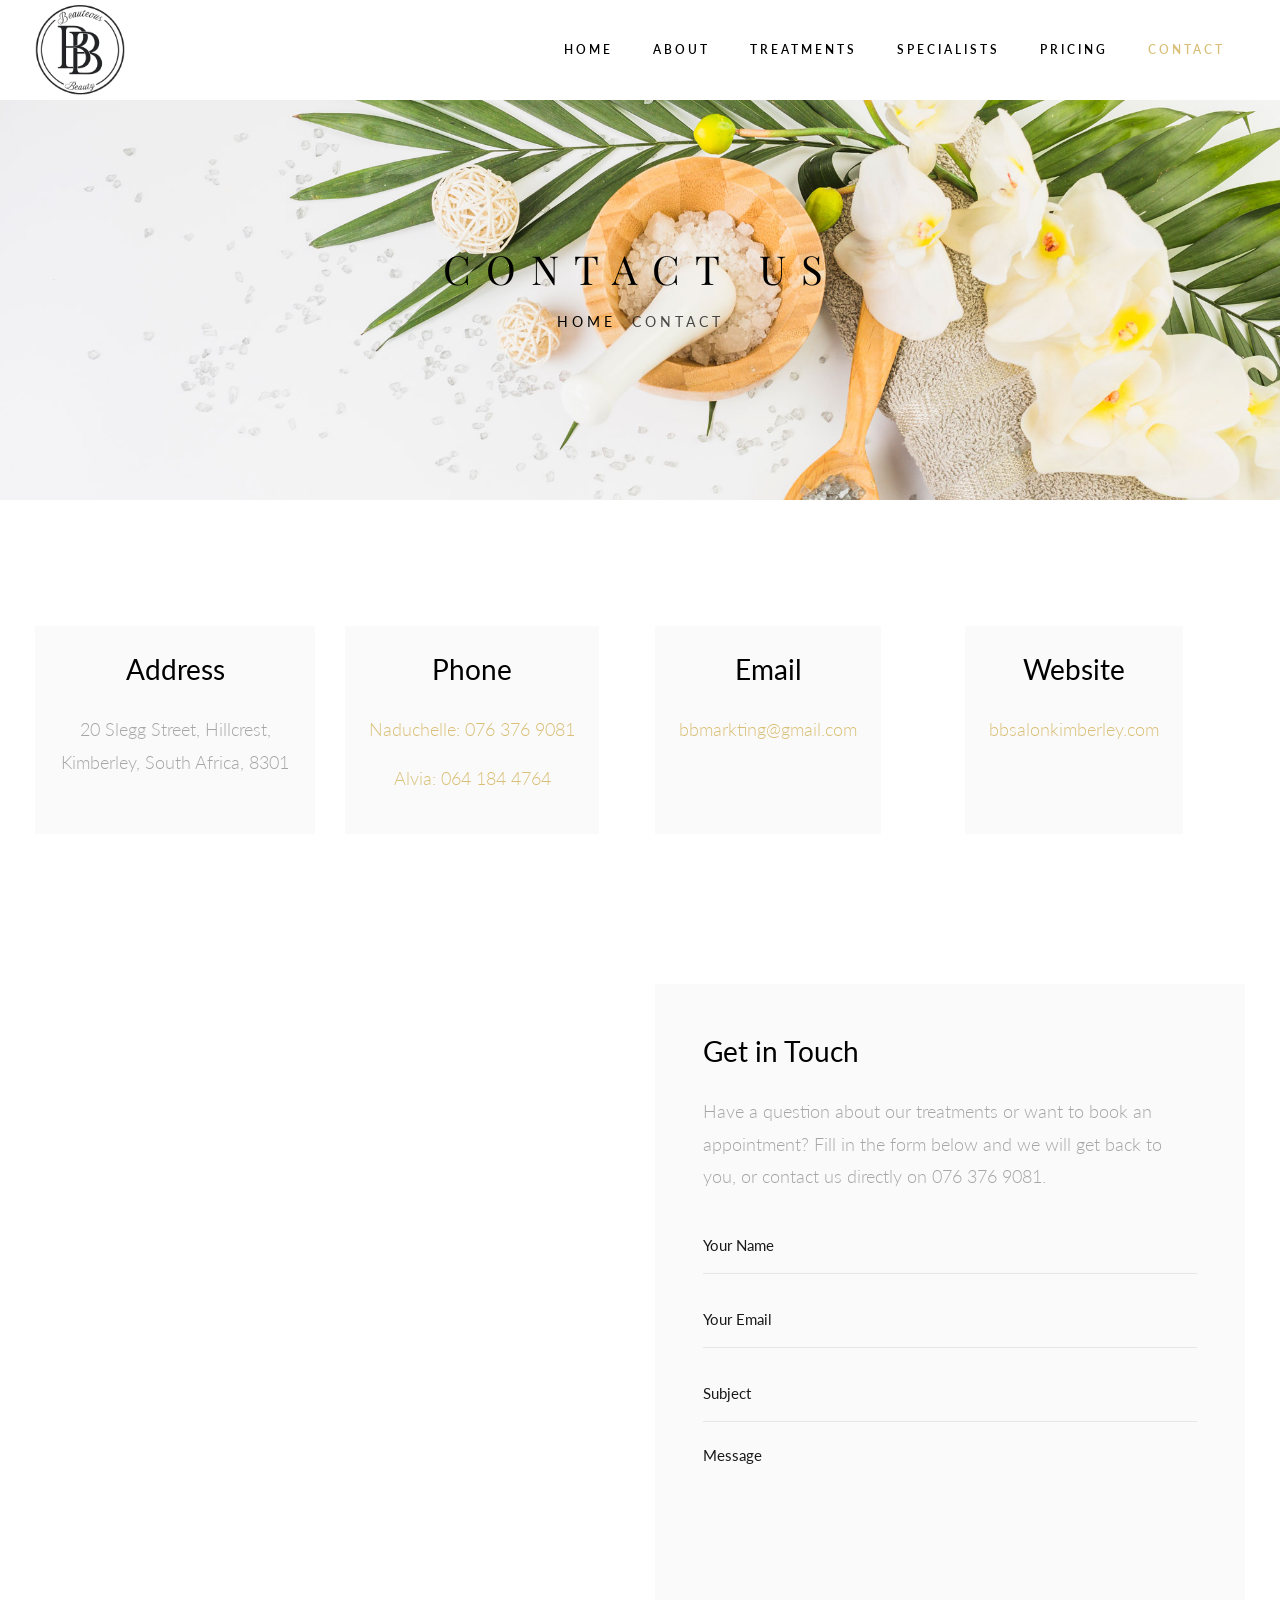
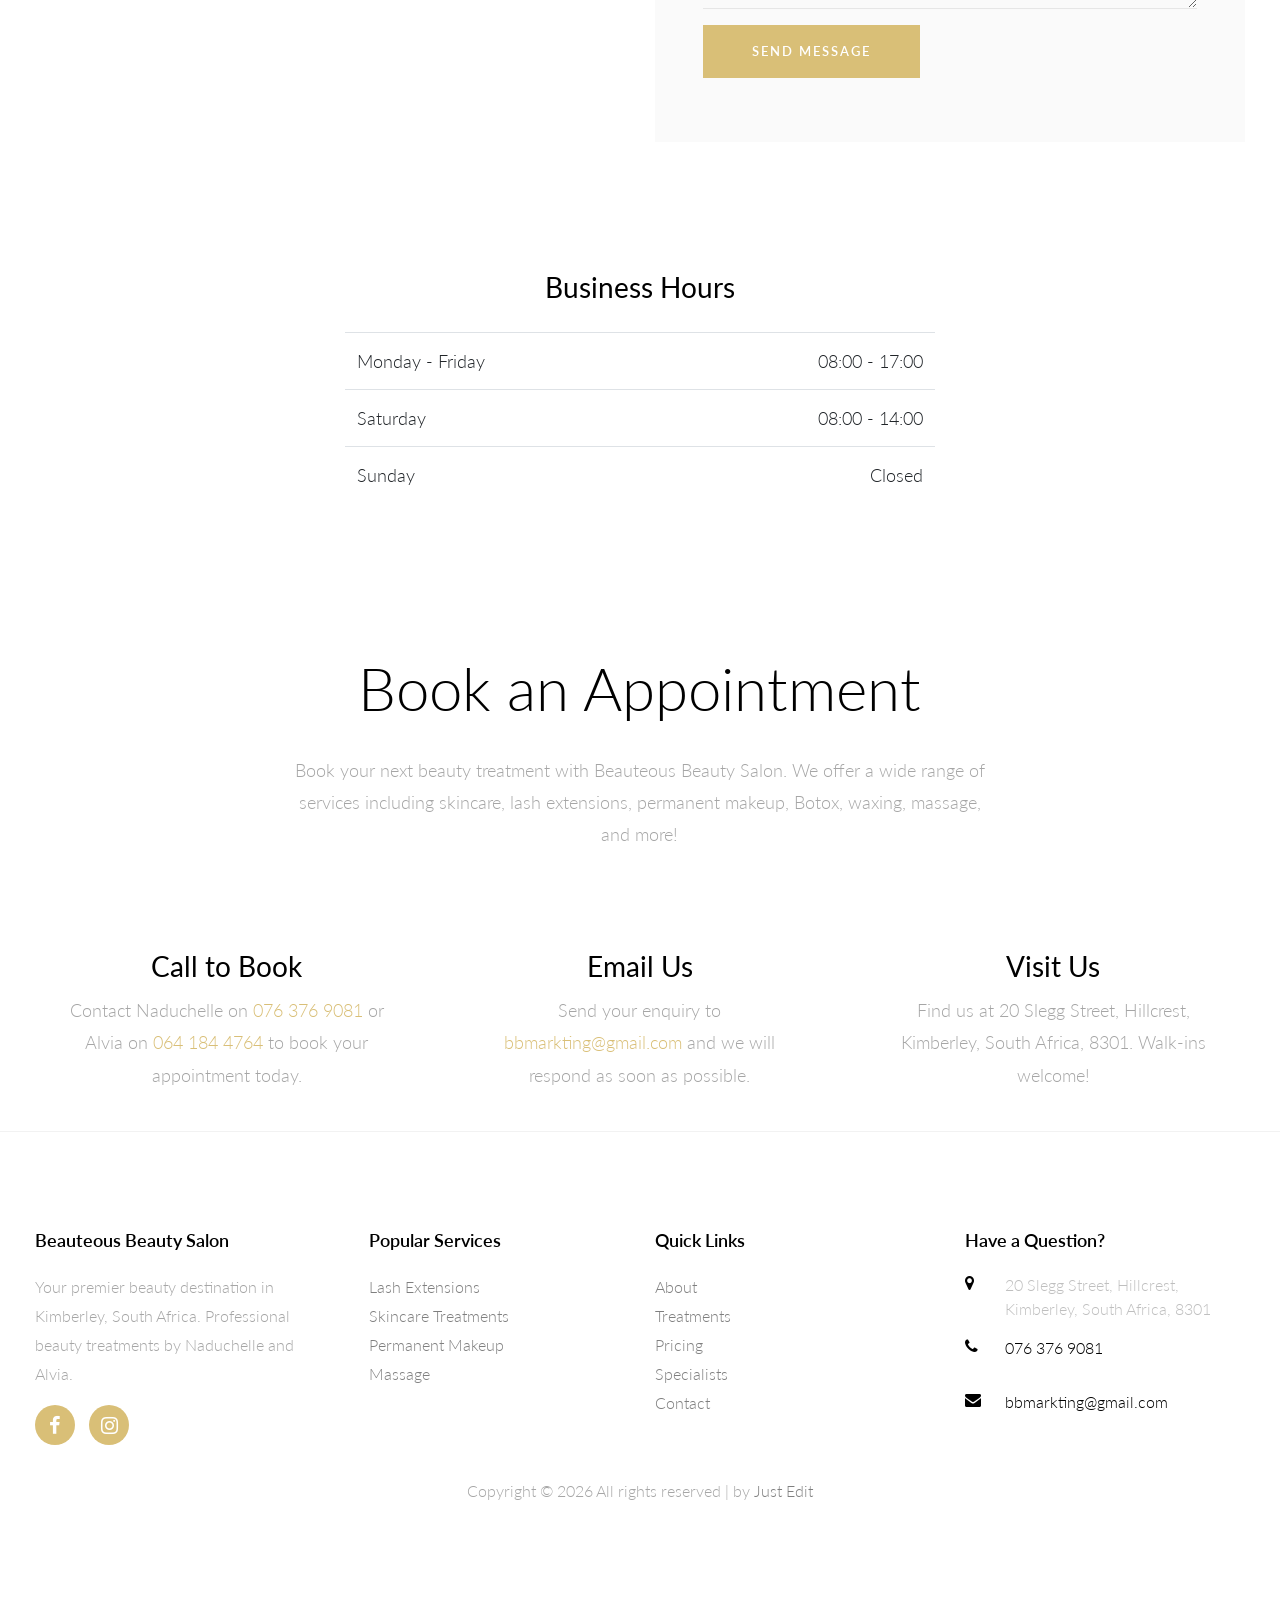
<file: contact.html>
<!doctype html>
<html lang="en">
  <head>
    <title>Contact - Beauteous Beauty Salon Kimberley</title>
    <meta charset="utf-8" />
    <meta
      name="viewport"
      content="width=device-width, initial-scale=1, shrink-to-fit=no"
    />

    <link
      href="https://fonts.googleapis.com/css2?family=Lato:300,400,600,700&display=swap"
      rel="stylesheet"
    />
    <link
      href="https://fonts.googleapis.com/css2?family=Playfair+Display:400,500,600,700&display=swap"
      rel="stylesheet"
    />

    <link rel="stylesheet" href="css/open-iconic-bootstrap.min.css" />
    <link rel="stylesheet" href="css/animate.css" />
    <link rel="stylesheet" href="css/owl.carousel.min.css" />
    <link rel="stylesheet" href="css/owl.theme.default.min.css" />
    <link rel="stylesheet" href="css/magnific-popup.css" />
    <link rel="stylesheet" href="css/aos.css" />
    <link rel="stylesheet" href="css/ionicons.min.css" />
    <link rel="stylesheet" href="css/bootstrap-datepicker.css" />
    <link rel="stylesheet" href="css/jquery.timepicker.css" />
    <link rel="stylesheet" href="css/flaticon.css" />
    <link rel="stylesheet" href="css/icomoon.css" />
    <link rel="stylesheet" href="css/style.css" />
  </head>
  <body>
    <nav
      class="navbar navbar-expand-lg navbar-dark ftco_navbar bg-dark ftco-navbar-light ftco-navbar-light-2"
      id="ftco-navbar"
    >
      <div class="container">
        <a class="navbar-brand" href="index.html"
          ><img src="images/Beauteous Beauty logo.png" alt="Beauteous Beauty"
        /></a>
        <button
          class="navbar-toggler"
          type="button"
          data-toggle="collapse"
          data-target="#ftco-nav"
          aria-controls="ftco-nav"
          aria-expanded="false"
          aria-label="Toggle navigation"
        >
          <span class="oi oi-menu"></span> Menu
        </button>
        <div class="collapse navbar-collapse" id="ftco-nav">
          <ul class="navbar-nav ml-auto">
            <li class="nav-item">
              <a href="index.html" class="nav-link">Home</a>
            </li>
            <li class="nav-item">
              <a href="about.html" class="nav-link">About</a>
            </li>
            <li class="nav-item">
              <a href="treatments.html" class="nav-link">Treatments</a>
            </li>
            <li class="nav-item">
              <a href="specialists.html" class="nav-link">Specialists</a>
            </li>
            <li class="nav-item">
              <a href="pricing.html" class="nav-link">Pricing</a>
            </li>
            <li class="nav-item active">
              <a href="contact.html" class="nav-link">Contact</a>
            </li>
          </ul>
        </div>
      </div>
    </nav>
    <!-- END nav -->

    <section
      class="hero-wrap hero-wrap-2"
      style="background-image: url(&quot;images/bg_2.jpg&quot;)"
      data-stellar-background-ratio="0.5"
    >
      <div class="overlay"></div>
      <div class="container">
        <div
          class="row no-gutters slider-text js-fullheight align-items-center justify-content-center"
        >
          <div class="col-md-9 ftco-animate text-center">
            <h1 class="mb-3 bread">Contact Us</h1>
            <p class="breadcrumbs">
              <span class="mr-2"><a href="index.html">Home</a></span>
              <span>Contact</span>
            </p>
          </div>
        </div>
      </div>
    </section>

    <section class="ftco-section ftco-no-pb contact-section mb-4">
      <div class="container">
        <div class="row d-flex contact-info">
          <div class="col-md-3 d-flex">
            <div class="bg-light align-self-stretch box p-4 text-center">
              <h3 class="mb-4">Address</h3>
              <p>20 Slegg Street, Hillcrest, Kimberley, South Africa, 8301</p>
            </div>
          </div>
          <div class="col-md-3 d-flex">
            <div class="bg-light align-self-stretch box p-4 text-center">
              <h3 class="mb-4">Phone</h3>
              <p><a href="tel:+27763769081">Naduchelle: 076 376 9081</a></p>
              <p><a href="tel:+27641844764">Alvia: 064 184 4764</a></p>
            </div>
          </div>
          <div class="col-md-3 d-flex">
            <div class="bg-light align-self-stretch box p-4 text-center">
              <h3 class="mb-4">Email</h3>
              <p>
                <a href="mailto:bbmarkting@gmail.com">bbmarkting@gmail.com</a>
              </p>
            </div>
          </div>
          <div class="col-md-3 d-flex">
            <div class="bg-light align-self-stretch box p-4 text-center">
              <h3 class="mb-4">Website</h3>
              <p>
                <a href="https://bbsalonkimberley.com">bbsalonkimberley.com</a>
              </p>
            </div>
          </div>
        </div>
      </div>
    </section>

    <section class="ftco-section contact-section">
      <div class="container">
        <div class="row block-9">
          <div class="col-md-6 order-md-last d-flex">
            <form action="#" class="bg-light p-5 contact-form">
              <h3 class="mb-4">Get in Touch</h3>
              <p class="mb-4">
                Have a question about our treatments or want to book an
                appointment? Fill in the form below and we will get back to you,
                or contact us directly on 076 376 9081.
              </p>
              <div class="form-group">
                <input
                  type="text"
                  class="form-control"
                  placeholder="Your Name"
                />
              </div>
              <div class="form-group">
                <input
                  type="email"
                  class="form-control"
                  placeholder="Your Email"
                />
              </div>
              <div class="form-group">
                <input type="text" class="form-control" placeholder="Subject" />
              </div>
              <div class="form-group">
                <textarea
                  name=""
                  id=""
                  cols="30"
                  rows="7"
                  class="form-control"
                  placeholder="Message"
                ></textarea>
              </div>
              <div class="form-group">
                <input
                  type="submit"
                  value="Send Message"
                  class="btn btn-primary py-3 px-5"
                />
              </div>
            </form>
          </div>

          <div class="col-md-6 d-flex">
            <iframe
              src="https://www.google.com/maps/embed?pb=!1m18!1m12!1m3!1d3457.123!2d24.7637!3d-28.7346!2m3!1f0!2f0!3f0!3m2!1i1024!2i768!4f13.1!3m3!1m2!1s0x1e9b1ae3a0c1c1c1%3A0x0!2s20B+Slegg+Street%2C+Hillcrest%2C+Kimberley%2C+8301!5e0!3m2!1sen!2sza!4v1700000000000!5m2!1sen!2sza"
              width="100%"
              height="400"
              style="border: 0"
              allowfullscreen=""
              loading="lazy"
              referrerpolicy="no-referrer-when-downgrade"
            ></iframe>
          </div>
        </div>
      </div>
    </section>

    <section class="ftco-section ftco-no-pt ftco-no-pb">
      <div class="container">
        <div class="row">
          <div class="col-md-12">
            <h3 class="mb-4 text-center">Business Hours</h3>
            <div class="row justify-content-center">
              <div class="col-md-6">
                <table class="table">
                  <tbody>
                    <tr>
                      <td>Monday - Friday</td>
                      <td class="text-right">08:00 - 17:00</td>
                    </tr>
                    <tr>
                      <td>Saturday</td>
                      <td class="text-right">08:00 - 14:00</td>
                    </tr>
                    <tr>
                      <td>Sunday</td>
                      <td class="text-right">Closed</td>
                    </tr>
                  </tbody>
                </table>
              </div>
            </div>
          </div>
        </div>
      </div>
    </section>

    <section class="ftco-section ftco-no-pb">
      <div class="container">
        <div class="row justify-content-center mb-5 pb-2">
          <div class="col-md-7 text-center heading-section ftco-animate">
            <h2 class="mb-4">Book an Appointment</h2>
            <p>
              Book your next beauty treatment with Beauteous Beauty Salon. We
              offer a wide range of services including skincare, lash
              extensions, permanent makeup, Botox, waxing, massage, and more!
            </p>
          </div>
        </div>
        <div class="row">
          <div class="col-md-4 d-flex ftco-animate">
            <div class="align-self-stretch box text-center p-4">
              <div
                class="icon d-flex align-items-center justify-content-center"
              >
                <span class="flaticon-call"></span>
              </div>
              <div>
                <h3 class="heading-2">Call to Book</h3>
                <p>
                  Contact Naduchelle on
                  <a href="tel:+27763769081">076 376 9081</a> or Alvia on
                  <a href="tel:+27641844764">064 184 4764</a> to book your
                  appointment today.
                </p>
              </div>
            </div>
          </div>
          <div class="col-md-4 d-flex ftco-animate">
            <div class="align-self-stretch box text-center p-4">
              <div
                class="icon d-flex align-items-center justify-content-center"
              >
                <span class="flaticon-email"></span>
              </div>
              <div>
                <h3 class="heading-2">Email Us</h3>
                <p>
                  Send your enquiry to
                  <a href="mailto:bbmarkting@gmail.com">bbmarkting@gmail.com</a>
                  and we will respond as soon as possible.
                </p>
              </div>
            </div>
          </div>
          <div class="col-md-4 d-flex ftco-animate">
            <div class="align-self-stretch box text-center p-4">
              <div
                class="icon d-flex align-items-center justify-content-center"
              >
                <span class="flaticon-location-pin"></span>
              </div>
              <div>
                <h3 class="heading-2">Visit Us</h3>
                <p>
                  Find us at 20 Slegg Street, Hillcrest, Kimberley, South
                  Africa, 8301. Walk-ins welcome!
                </p>
              </div>
            </div>
          </div>
        </div>
      </div>
    </section>

    <footer class="ftco-footer ftco-section">
      <div class="container">
        <div class="row d-flex">
          <div class="col-md">
            <div class="ftco-footer-widget mb-4">
              <h2 class="ftco-heading-2">Beauteous Beauty Salon</h2>
              <p>
                Your premier beauty destination in Kimberley, South Africa.
                Professional beauty treatments by Naduchelle and Alvia.
              </p>
              <ul class="ftco-footer-social list-unstyled float-lft mt-3">
                <li class="ftco-animate">
                  <a href="https://www.facebook.com/donebyNaduchelle/"
                    ><span class="icon-facebook"></span
                  ></a>
                </li>
                <li class="ftco-animate">
                  <a href="https://www.instagram.com/beauteousbeautymarketing"
                    ><span class="icon-instagram"></span
                  ></a>
                </li>
              </ul>
            </div>
          </div>
          <div class="col-md">
            <div class="ftco-footer-widget mb-4 ml-md-4">
              <h2 class="ftco-heading-2">Popular Services</h2>
              <ul class="list-unstyled">
                <li><a href="treatments.html">Lash Extensions</a></li>
                <li><a href="treatments.html">Skincare Treatments</a></li>
                <li><a href="treatments.html">Permanent Makeup</a></li>
                <li><a href="treatments.html">Massage</a></li>
              </ul>
            </div>
          </div>
          <div class="col-md">
            <div class="ftco-footer-widget mb-4">
              <h2 class="ftco-heading-2">Quick Links</h2>
              <ul class="list-unstyled">
                <li><a href="about.html">About</a></li>
                <li><a href="treatments.html">Treatments</a></li>
                <li><a href="pricing.html">Pricing</a></li>
                <li><a href="specialists.html">Specialists</a></li>
                <li><a href="contact.html">Contact</a></li>
              </ul>
            </div>
          </div>
          <div class="col-md">
            <div class="ftco-footer-widget mb-4">
              <h2 class="ftco-heading-2">Have a Question?</h2>
              <div class="block-23 mb-3">
                <ul>
                  <li>
                    <span class="icon icon-map-marker"></span
                    ><span class="text"
                      >20 Slegg Street, Hillcrest, Kimberley, South Africa,
                      8301</span
                    >
                  </li>
                  <li>
                    <a href="tel:+27763769081"
                      ><span class="icon icon-phone"></span
                      ><span class="text">076 376 9081</span></a
                    >
                  </li>
                  <li>
                    <a href="mailto:bbmarkting@gmail.com"
                      ><span class="icon icon-envelope"></span
                      ><span class="text">bbmarkting@gmail.com</span></a
                    >
                  </li>
                </ul>
              </div>
            </div>
          </div>
        </div>
        <div class="row">
          <div class="col-md-12 text-center">
            <p class="mb-0">
              Copyright &copy;
              <script>
                document.write(new Date().getFullYear());
              </script>
              All rights reserved | by
              <a href="https://just-edit.co.za/" target="_blank">Just Edit</a>
            </p>
          </div>
        </div>
      </div>
    </footer>

    <!-- loader -->
    <div id="ftco-loader" class="show fullscreen">
      <svg class="circular" width="48px" height="48px">
        <circle
          class="path-bg"
          cx="24"
          cy="24"
          r="22"
          fill="none"
          stroke-width="4"
          stroke="#eeeeee"
        />
        <circle
          class="path"
          cx="24"
          cy="24"
          r="22"
          fill="none"
          stroke-width="4"
          stroke-miterlimit="10"
          stroke="#F96D00"
        />
      </svg>
    </div>

    <script src="js/jquery.min.js"></script>
    <script src="js/jquery-migrate-3.0.1.min.js"></script>
    <script src="js/popper.min.js"></script>
    <script src="js/bootstrap.min.js"></script>
    <script src="js/jquery.easing.1.3.js"></script>
    <script src="js/jquery.waypoints.min.js"></script>
    <script src="js/jquery.stellar.min.js"></script>
    <script src="js/owl.carousel.min.js"></script>
    <script src="js/jquery.magnific-popup.min.js"></script>
    <script src="js/aos.js"></script>
    <script src="js/jquery.animateNumber.min.js"></script>
    <script src="js/bootstrap-datepicker.js"></script>
    <script src="js/jquery.timepicker.min.js"></script>
    <script src="js/scrollax.min.js"></script>
    <script src="js/main.js"></script>
  </body>
</html>
</file>
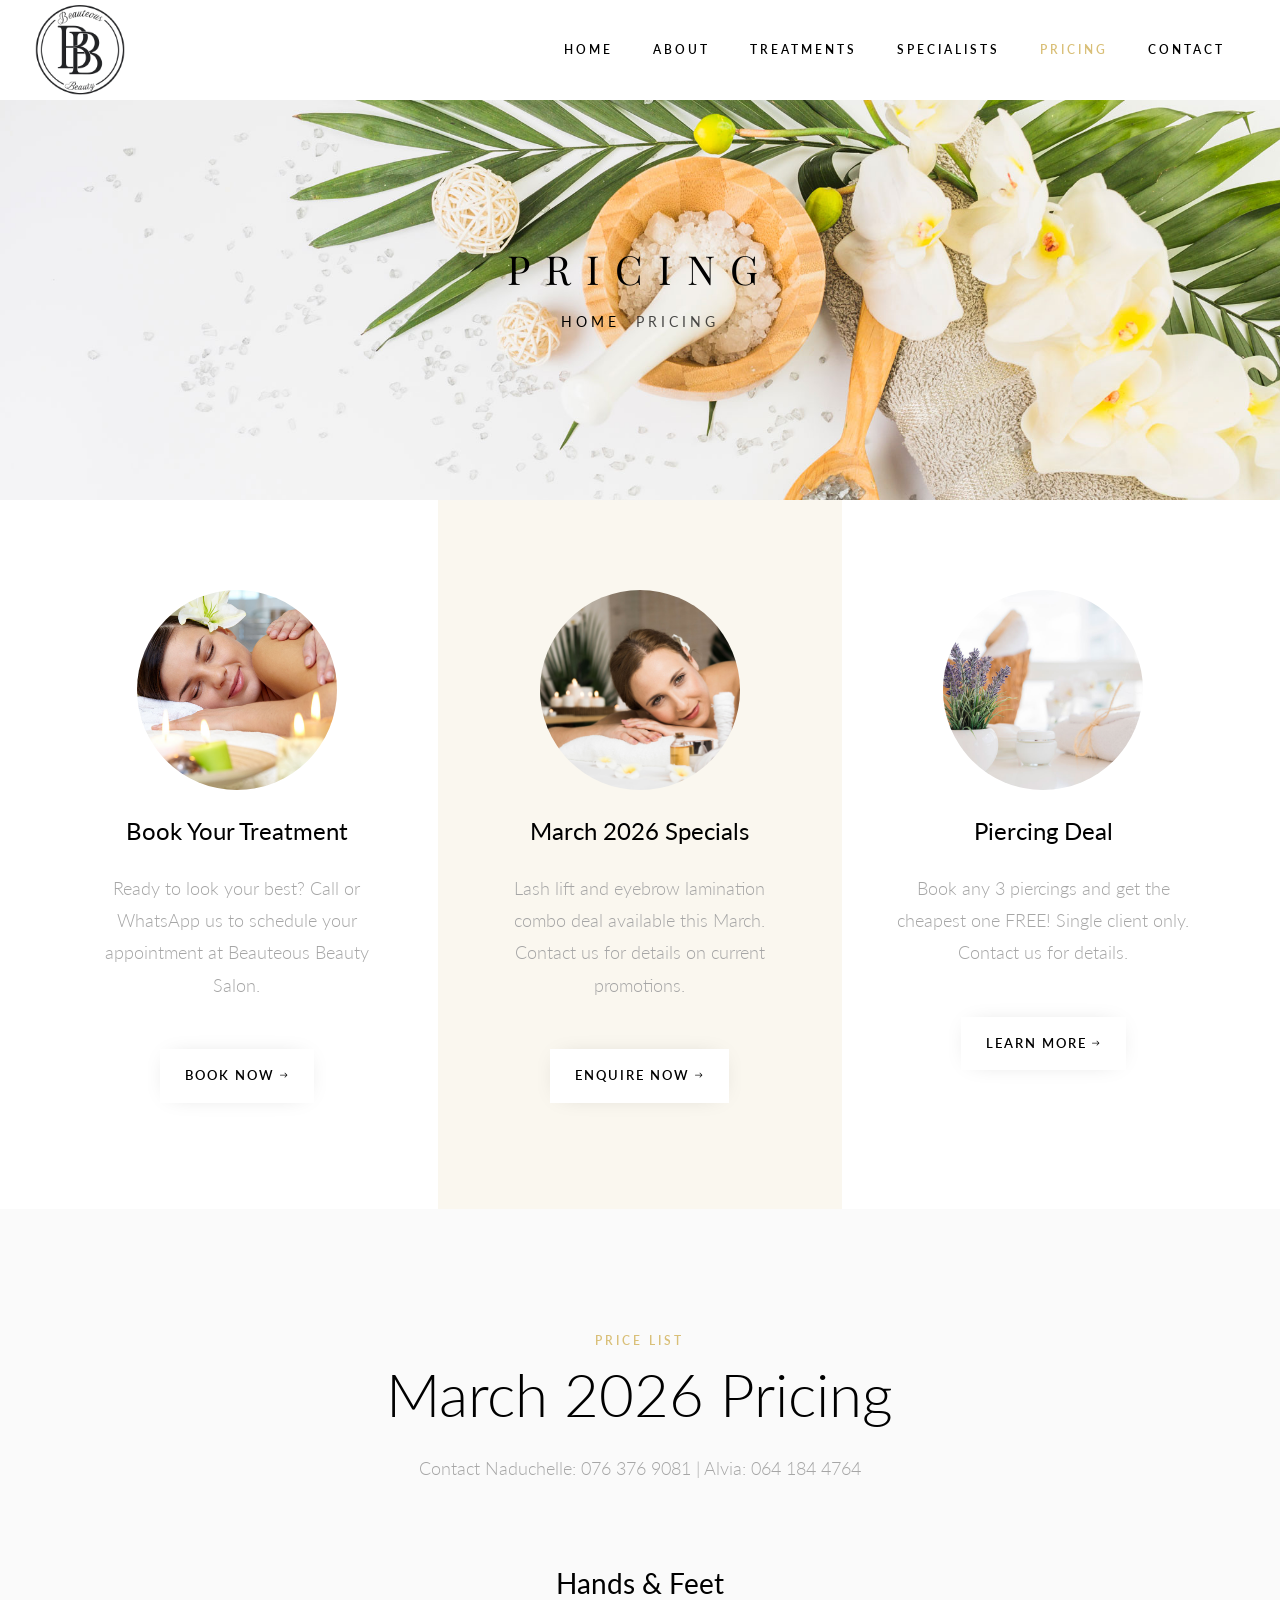
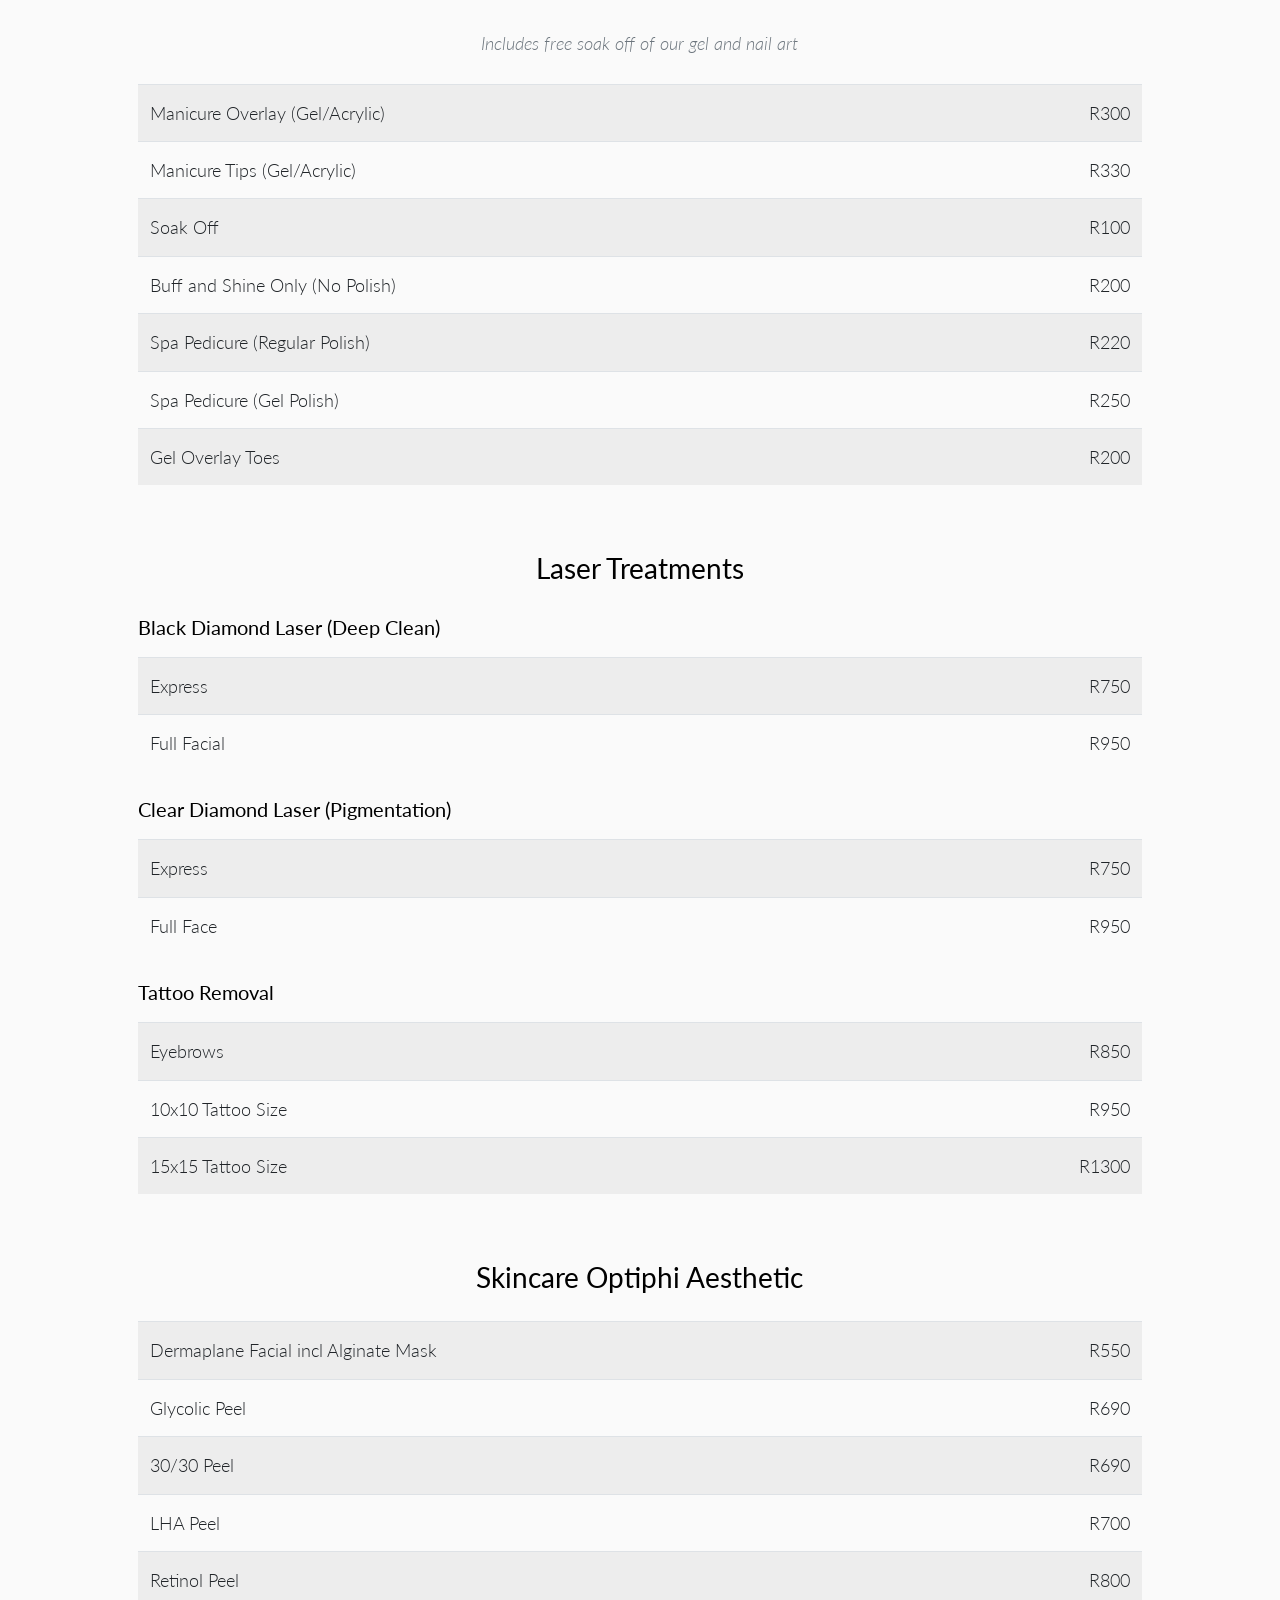
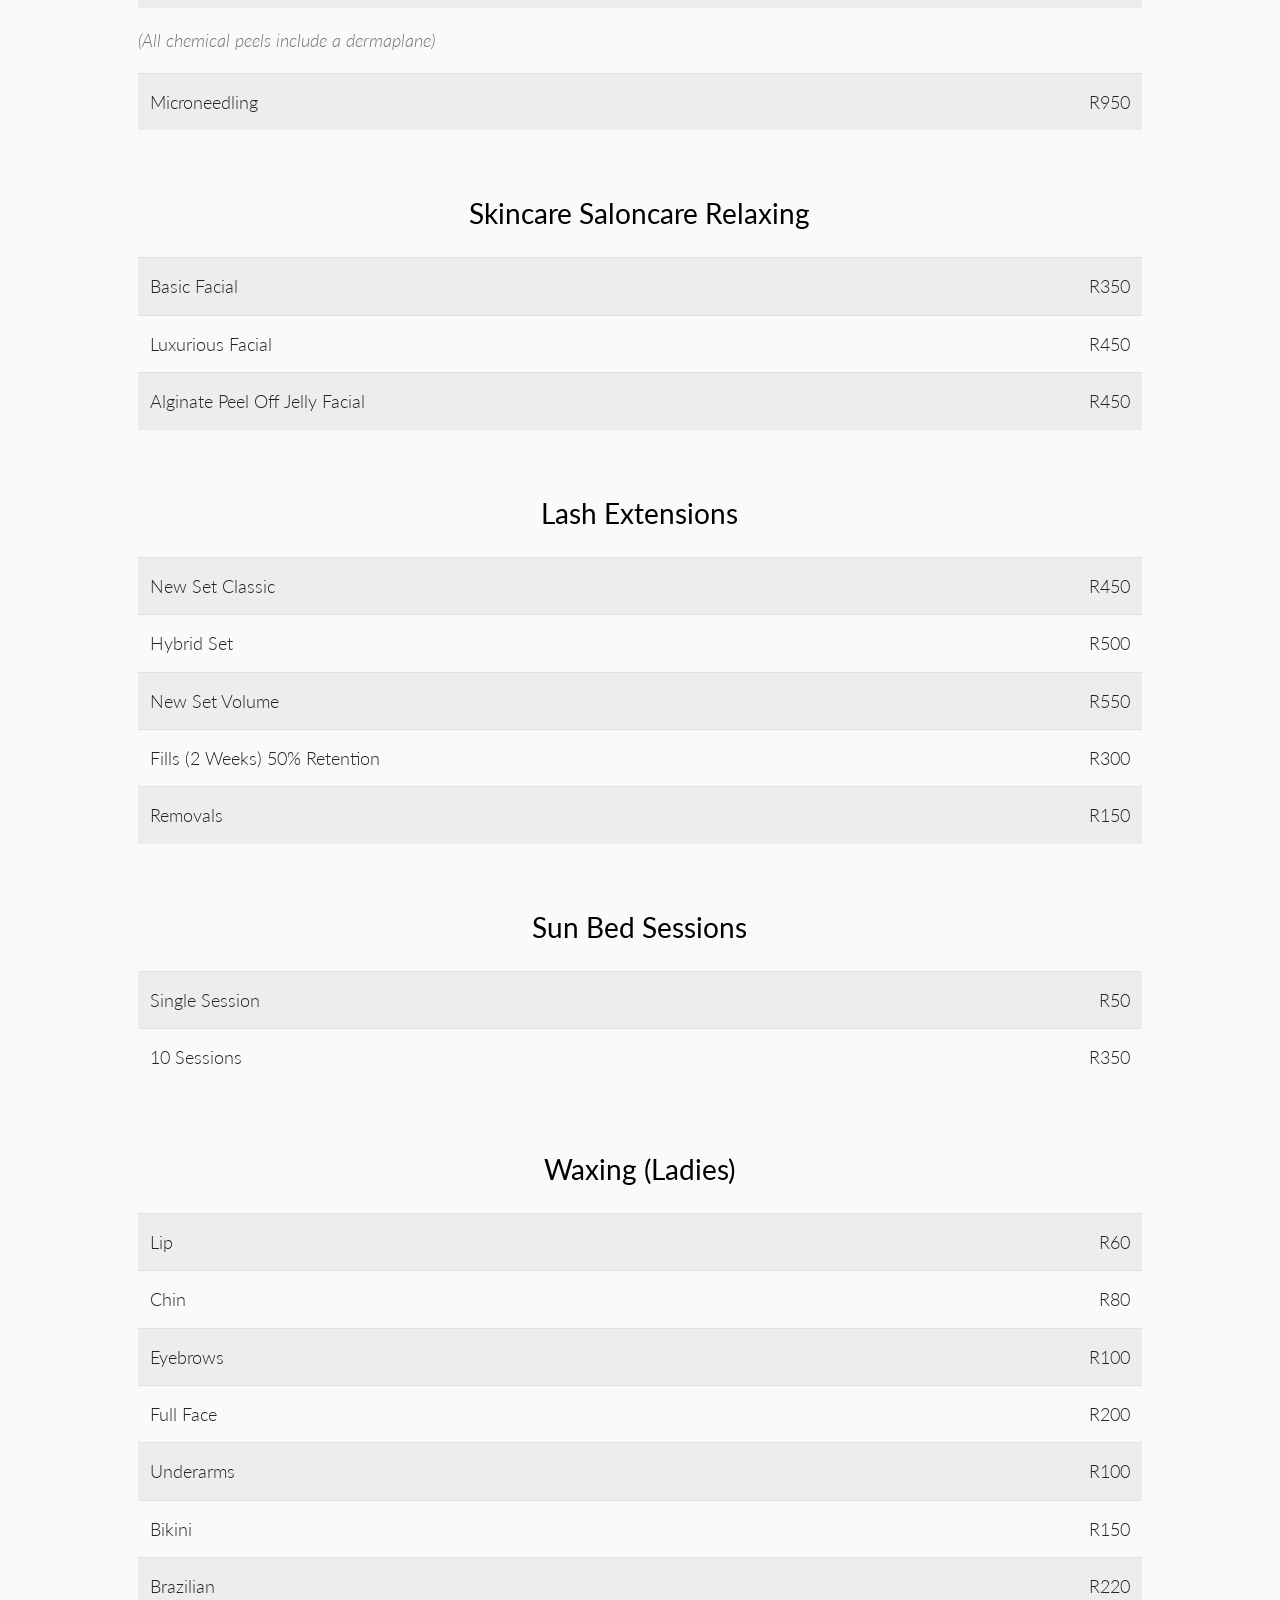
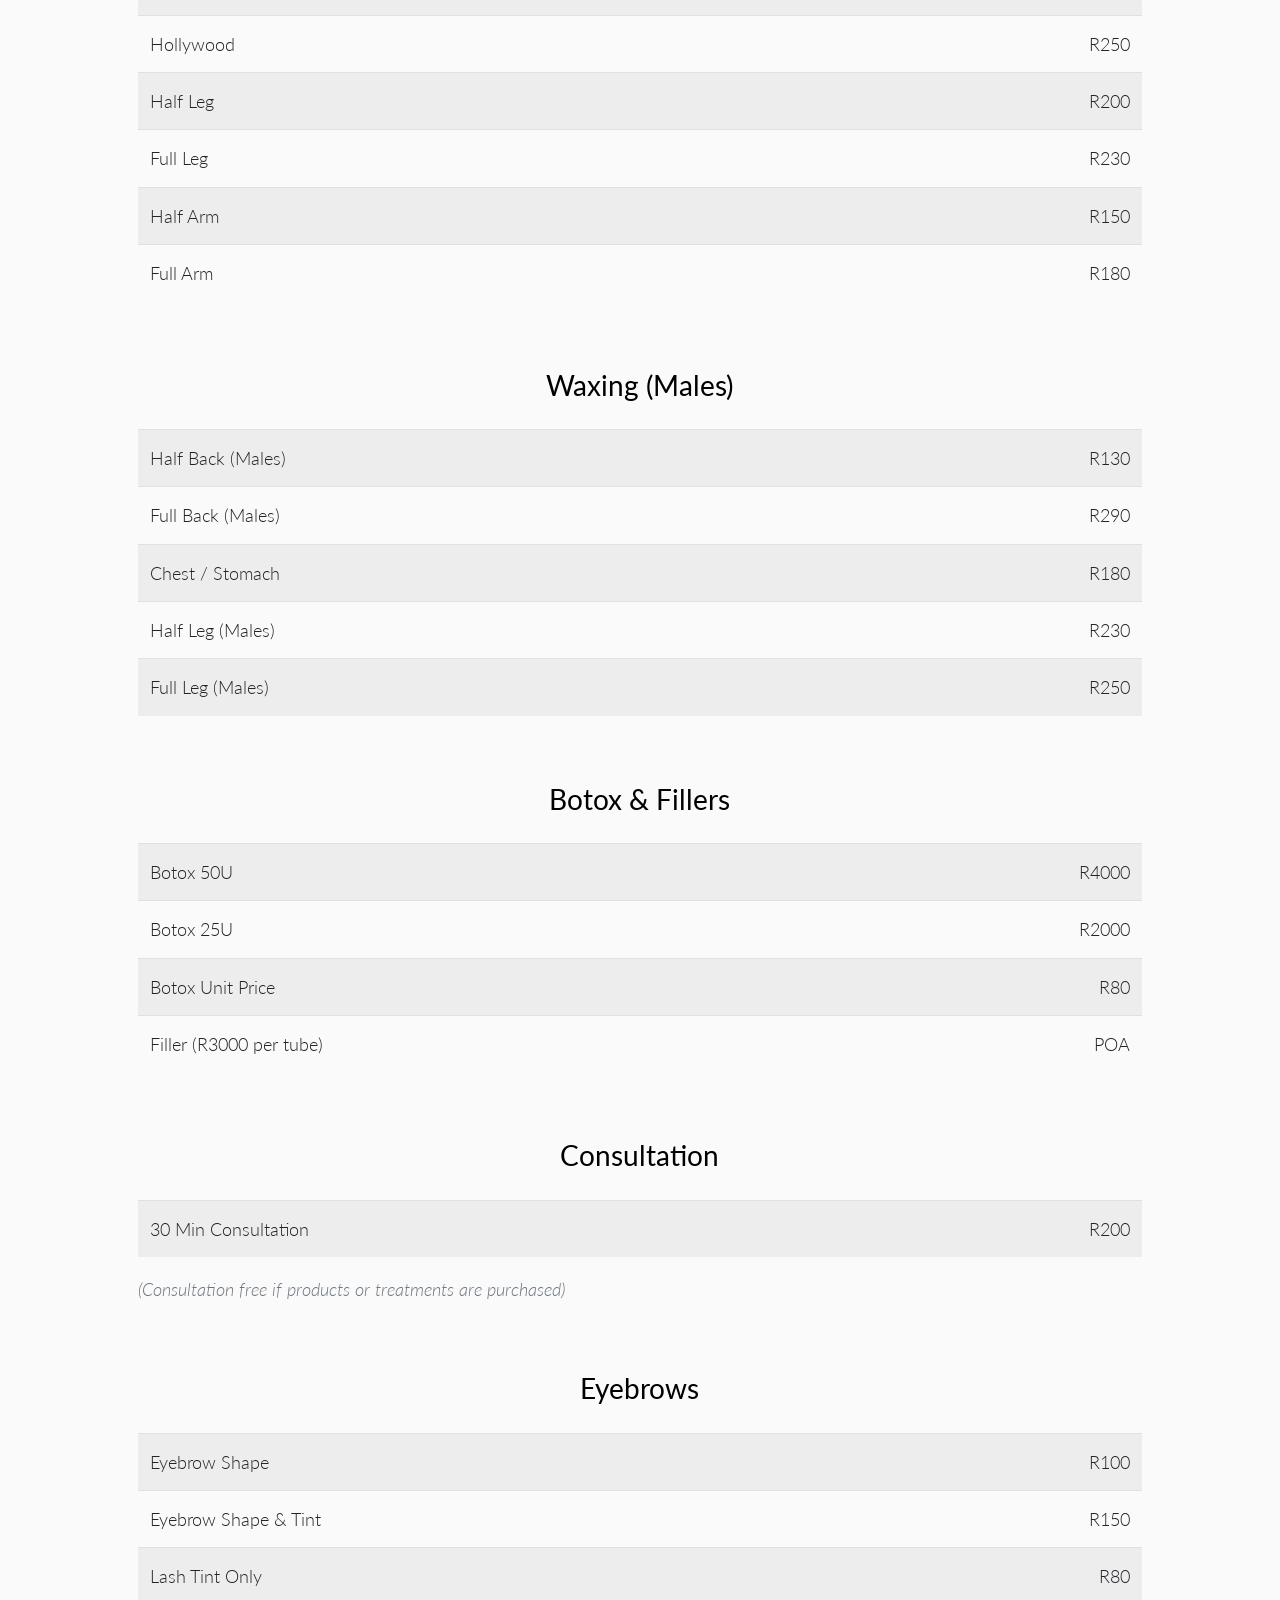
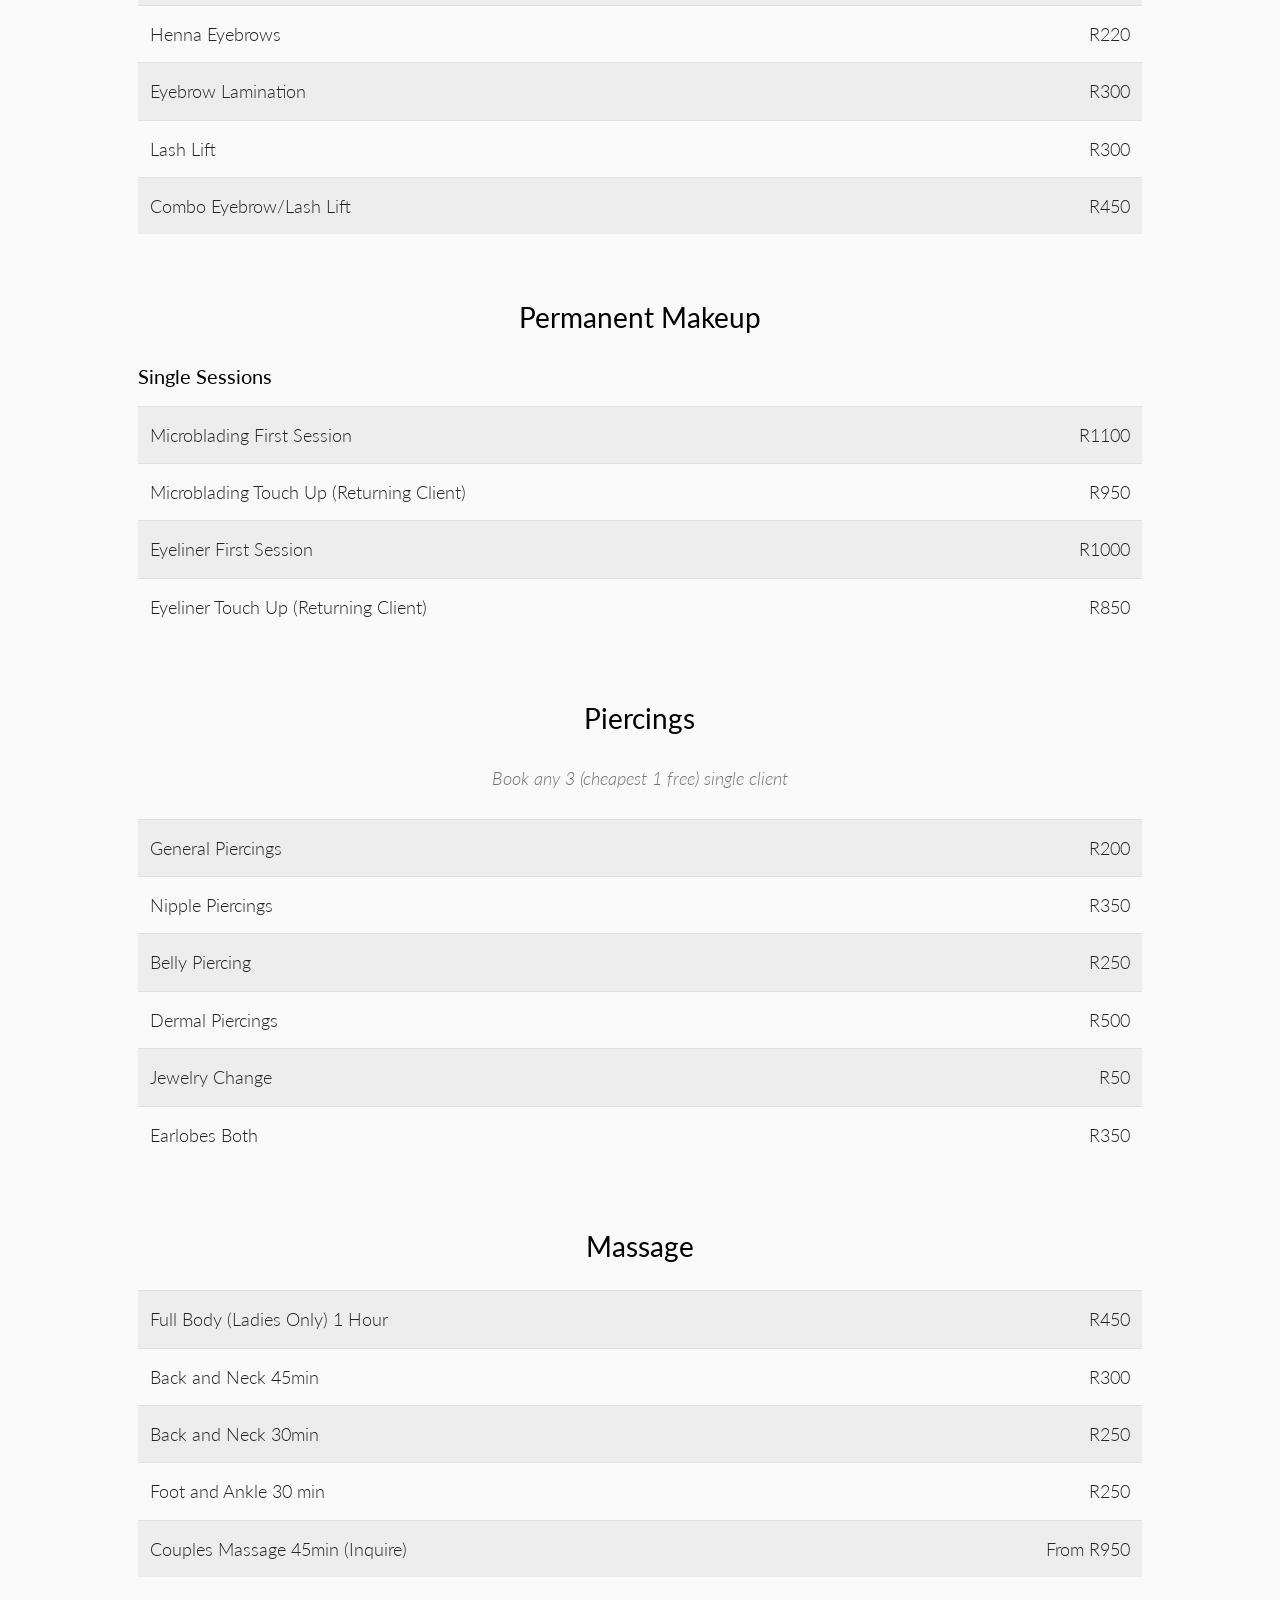
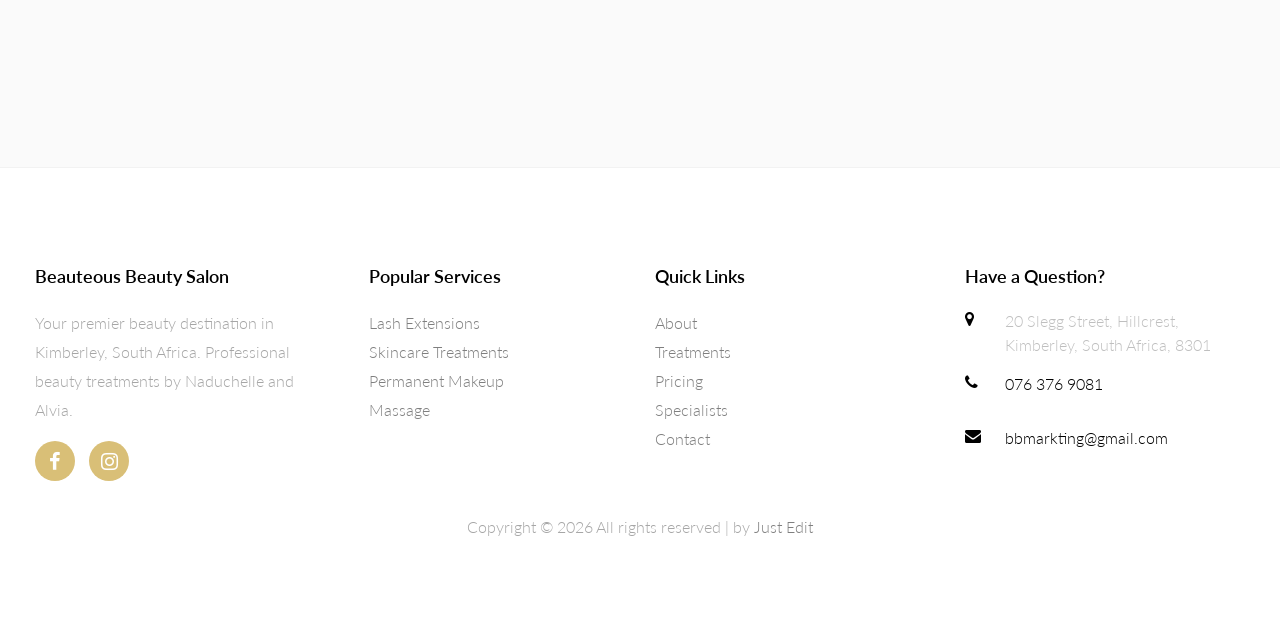
<file: pricing.html>
<!doctype html>
<html lang="en">
  <head>
    <title>Pricing - Beauteous Beauty Salon Kimberley</title>
    <meta charset="utf-8" />
    <meta
      name="viewport"
      content="width=device-width, initial-scale=1, shrink-to-fit=no"
    />

    <link
      href="https://fonts.googleapis.com/css2?family=Lato:300,400,600,700&display=swap"
      rel="stylesheet"
    />
    <link
      href="https://fonts.googleapis.com/css2?family=Playfair+Display:400,500,600,700&display=swap"
      rel="stylesheet"
    />

    <link rel="stylesheet" href="css/open-iconic-bootstrap.min.css" />
    <link rel="stylesheet" href="css/animate.css" />
    <link rel="stylesheet" href="css/owl.carousel.min.css" />
    <link rel="stylesheet" href="css/owl.theme.default.min.css" />
    <link rel="stylesheet" href="css/magnific-popup.css" />
    <link rel="stylesheet" href="css/aos.css" />
    <link rel="stylesheet" href="css/ionicons.min.css" />
    <link rel="stylesheet" href="css/bootstrap-datepicker.css" />
    <link rel="stylesheet" href="css/jquery.timepicker.css" />
    <link rel="stylesheet" href="css/flaticon.css" />
    <link rel="stylesheet" href="css/icomoon.css" />
    <link rel="stylesheet" href="css/style.css" />
  </head>
  <body>
    <nav
      class="navbar navbar-expand-lg navbar-dark ftco_navbar bg-dark ftco-navbar-light ftco-navbar-light-2"
      id="ftco-navbar"
    >
      <div class="container">
        <a class="navbar-brand" href="index.html"
          ><img src="images/Beauteous Beauty logo.png" alt="Beauteous Beauty"
        /></a>
        <button
          class="navbar-toggler"
          type="button"
          data-toggle="collapse"
          data-target="#ftco-nav"
          aria-controls="ftco-nav"
          aria-expanded="false"
          aria-label="Toggle navigation"
        >
          <span class="oi oi-menu"></span> Menu
        </button>
        <div class="collapse navbar-collapse" id="ftco-nav">
          <ul class="navbar-nav ml-auto">
            <li class="nav-item">
              <a href="index.html" class="nav-link">Home</a>
            </li>
            <li class="nav-item">
              <a href="about.html" class="nav-link">About</a>
            </li>
            <li class="nav-item">
              <a href="treatments.html" class="nav-link">Treatments</a>
            </li>
            <li class="nav-item">
              <a href="specialists.html" class="nav-link">Specialists</a>
            </li>
            <li class="nav-item active">
              <a href="pricing.html" class="nav-link">Pricing</a>
            </li>
            <li class="nav-item">
              <a href="contact.html" class="nav-link">Contact</a>
            </li>
          </ul>
        </div>
      </div>
    </nav>
    <!-- END nav -->

    <section
      class="hero-wrap hero-wrap-2"
      style="background-image: url(&quot;images/bg_2.jpg&quot;)"
      data-stellar-background-ratio="0.5"
    >
      <div class="overlay"></div>
      <div class="container">
        <div
          class="row no-gutters slider-text js-fullheight align-items-center justify-content-center"
        >
          <div class="col-md-9 ftco-animate text-center">
            <h1 class="mb-3 bread">Pricing</h1>
            <p class="breadcrumbs">
              <span class="mr-2"><a href="index.html">Home</a></span>
              <span>Pricing</span>
            </p>
          </div>
        </div>
      </div>
    </section>

    <section class="ftco-section ftco-no-pt ftco-no-pb">
      <div class="container">
        <div class="row no-gutters">
          <div class="col-md-4 d-flex align-items-stretch">
            <div class="offer-deal text-center px-2 px-lg-5">
              <div
                class="img"
                style="background-image: url(images/offer-deal-1.jpg)"
              ></div>
              <div class="text mt-4">
                <h3 class="mb-4">Book Your Treatment</h3>
                <p class="mb-5">
                  Ready to look your best? Call or WhatsApp us to schedule your
                  appointment at Beauteous Beauty Salon.
                </p>
                <p>
                  <a href="contact.html" class="btn btn-white px-4 py-3">
                    Book Now <span class="ion-ios-arrow-round-forward"></span
                  ></a>
                </p>
              </div>
            </div>
          </div>
          <div class="col-md-4 d-flex align-items-stretch">
            <div class="offer-deal active text-center px-2 px-lg-5">
              <div
                class="img"
                style="background-image: url(images/offer-deal-2.jpg)"
              ></div>
              <div class="text mt-4">
                <h3 class="mb-4">March 2026 Specials</h3>
                <p class="mb-5">
                  Lash lift and eyebrow lamination combo deal available this
                  March. Contact us for details on current promotions.
                </p>
                <p>
                  <a href="contact.html" class="btn btn-white px-4 py-3">
                    Enquire Now <span class="ion-ios-arrow-round-forward"></span
                  ></a>
                </p>
              </div>
            </div>
          </div>
          <div class="col-md-4 d-flex align-items-stretch">
            <div class="offer-deal text-center px-2 px-lg-5">
              <div
                class="img"
                style="background-image: url(images/offer-deal-3.jpg)"
              ></div>
              <div class="text mt-4">
                <h3 class="mb-4">Piercing Deal</h3>
                <p class="mb-5">
                  Book any 3 piercings and get the cheapest one FREE! Single
                  client only. Contact us for details.
                </p>
                <p>
                  <a href="contact.html" class="btn btn-white px-4 py-3">
                    Learn More <span class="ion-ios-arrow-round-forward"></span
                  ></a>
                </p>
              </div>
            </div>
          </div>
        </div>
      </div>
    </section>

    <section class="ftco-section bg-light">
      <div class="container">
        <div class="row justify-content-center mb-5 pb-3">
          <div class="col-md-7 heading-section ftco-animate text-center">
            <h3 class="subheading">Price List</h3>
            <h2 class="mb-1">March 2026 Pricing</h2>
            <p class="mt-3">
              Contact Naduchelle: 076 376 9081 | Alvia: 064 184 4764
            </p>
          </div>
        </div>

        <!-- HANDS & FEET -->
        <div class="row justify-content-center mb-5">
          <div class="col-md-10">
            <h3 class="text-center mb-4">Hands &amp; Feet</h3>
            <p class="text-center text-muted mb-4">
              <em>Includes free soak off of our gel and nail art</em>
            </p>
            <table class="table table-striped">
              <tbody>
                <tr>
                  <td>Manicure Overlay (Gel/Acrylic)</td>
                  <td class="text-right">R300</td>
                </tr>
                <tr>
                  <td>Manicure Tips (Gel/Acrylic)</td>
                  <td class="text-right">R330</td>
                </tr>
                <tr>
                  <td>Soak Off</td>
                  <td class="text-right">R100</td>
                </tr>
                <tr>
                  <td>Buff and Shine Only (No Polish)</td>
                  <td class="text-right">R200</td>
                </tr>
                <tr>
                  <td>Spa Pedicure (Regular Polish)</td>
                  <td class="text-right">R220</td>
                </tr>
                <tr>
                  <td>Spa Pedicure (Gel Polish)</td>
                  <td class="text-right">R250</td>
                </tr>
                <tr>
                  <td>Gel Overlay Toes</td>
                  <td class="text-right">R200</td>
                </tr>
              </tbody>
            </table>
          </div>
        </div>

        <!-- LASER TREATMENTS -->
        <div class="row justify-content-center mb-5">
          <div class="col-md-10">
            <h3 class="text-center mb-4">Laser Treatments</h3>
            <h5 class="mb-3">Black Diamond Laser (Deep Clean)</h5>
            <table class="table table-striped">
              <tbody>
                <tr>
                  <td>Express</td>
                  <td class="text-right">R750</td>
                </tr>
                <tr>
                  <td>Full Facial</td>
                  <td class="text-right">R950</td>
                </tr>
              </tbody>
            </table>
            <h5 class="mb-3 mt-4">Clear Diamond Laser (Pigmentation)</h5>
            <table class="table table-striped">
              <tbody>
                <tr>
                  <td>Express</td>
                  <td class="text-right">R750</td>
                </tr>
                <tr>
                  <td>Full Face</td>
                  <td class="text-right">R950</td>
                </tr>
              </tbody>
            </table>
            <h5 class="mb-3 mt-4">Tattoo Removal</h5>
            <table class="table table-striped">
              <tbody>
                <tr>
                  <td>Eyebrows</td>
                  <td class="text-right">R850</td>
                </tr>
                <tr>
                  <td>10x10 Tattoo Size</td>
                  <td class="text-right">R950</td>
                </tr>
                <tr>
                  <td>15x15 Tattoo Size</td>
                  <td class="text-right">R1300</td>
                </tr>
              </tbody>
            </table>
          </div>
        </div>

        <!-- SKINCARE OPTIPHI AESTHETIC -->
        <div class="row justify-content-center mb-5">
          <div class="col-md-10">
            <h3 class="text-center mb-4">Skincare Optiphi Aesthetic</h3>
            <table class="table table-striped">
              <tbody>
                <tr>
                  <td>Dermaplane Facial incl Alginate Mask</td>
                  <td class="text-right">R550</td>
                </tr>
                <tr>
                  <td>Glycolic Peel</td>
                  <td class="text-right">R690</td>
                </tr>
                <tr>
                  <td>30/30 Peel</td>
                  <td class="text-right">R690</td>
                </tr>
                <tr>
                  <td>LHA Peel</td>
                  <td class="text-right">R700</td>
                </tr>
                <tr>
                  <td>Retinol Peel</td>
                  <td class="text-right">R800</td>
                </tr>
              </tbody>
            </table>
            <p class="text-muted">
              <em>(All chemical peels include a dermaplane)</em>
            </p>
            <table class="table table-striped mt-3">
              <tbody>
                <tr>
                  <td>Microneedling</td>
                  <td class="text-right">R950</td>
                </tr>
              </tbody>
            </table>
          </div>
        </div>

        <!-- SKINCARE SALONCARE RELAXING -->
        <div class="row justify-content-center mb-5">
          <div class="col-md-10">
            <h3 class="text-center mb-4">Skincare Saloncare Relaxing</h3>
            <table class="table table-striped">
              <tbody>
                <tr>
                  <td>Basic Facial</td>
                  <td class="text-right">R350</td>
                </tr>
                <tr>
                  <td>Luxurious Facial</td>
                  <td class="text-right">R450</td>
                </tr>
                <tr>
                  <td>Alginate Peel Off Jelly Facial</td>
                  <td class="text-right">R450</td>
                </tr>
              </tbody>
            </table>
          </div>
        </div>

        <!-- LASH EXTENSIONS -->
        <div class="row justify-content-center mb-5">
          <div class="col-md-10">
            <h3 class="text-center mb-4">Lash Extensions</h3>
            <table class="table table-striped">
              <tbody>
                <tr>
                  <td>New Set Classic</td>
                  <td class="text-right">R450</td>
                </tr>
                <tr>
                  <td>Hybrid Set</td>
                  <td class="text-right">R500</td>
                </tr>
                <tr>
                  <td>New Set Volume</td>
                  <td class="text-right">R550</td>
                </tr>
                <tr>
                  <td>Fills (2 Weeks) 50% Retention</td>
                  <td class="text-right">R300</td>
                </tr>
                <tr>
                  <td>Removals</td>
                  <td class="text-right">R150</td>
                </tr>
              </tbody>
            </table>
          </div>
        </div>

        <!-- SUN BED SESSIONS -->
        <div class="row justify-content-center mb-5">
          <div class="col-md-10">
            <h3 class="text-center mb-4">Sun Bed Sessions</h3>
            <table class="table table-striped">
              <tbody>
                <tr>
                  <td>Single Session</td>
                  <td class="text-right">R50</td>
                </tr>
                <tr>
                  <td>10 Sessions</td>
                  <td class="text-right">R350</td>
                </tr>
              </tbody>
            </table>
          </div>
        </div>

        <!-- WAXING (Ladies Face) -->
        <div class="row justify-content-center mb-5">
          <div class="col-md-10">
            <h3 class="text-center mb-4">Waxing (Ladies)</h3>
            <table class="table table-striped">
              <tbody>
                <tr>
                  <td>Lip</td>
                  <td class="text-right">R60</td>
                </tr>
                <tr>
                  <td>Chin</td>
                  <td class="text-right">R80</td>
                </tr>
                <tr>
                  <td>Eyebrows</td>
                  <td class="text-right">R100</td>
                </tr>
                <tr>
                  <td>Full Face</td>
                  <td class="text-right">R200</td>
                </tr>
                <tr>
                  <td>Underarms</td>
                  <td class="text-right">R100</td>
                </tr>
                <tr>
                  <td>Bikini</td>
                  <td class="text-right">R150</td>
                </tr>
                <tr>
                  <td>Brazilian</td>
                  <td class="text-right">R220</td>
                </tr>
                <tr>
                  <td>Hollywood</td>
                  <td class="text-right">R250</td>
                </tr>
                <tr>
                  <td>Half Leg</td>
                  <td class="text-right">R200</td>
                </tr>
                <tr>
                  <td>Full Leg</td>
                  <td class="text-right">R230</td>
                </tr>
                <tr>
                  <td>Half Arm</td>
                  <td class="text-right">R150</td>
                </tr>
                <tr>
                  <td>Full Arm</td>
                  <td class="text-right">R180</td>
                </tr>
              </tbody>
            </table>
          </div>
        </div>

        <!-- WAXING (Males) -->
        <div class="row justify-content-center mb-5">
          <div class="col-md-10">
            <h3 class="text-center mb-4">Waxing (Males)</h3>
            <table class="table table-striped">
              <tbody>
                <tr>
                  <td>Half Back (Males)</td>
                  <td class="text-right">R130</td>
                </tr>
                <tr>
                  <td>Full Back (Males)</td>
                  <td class="text-right">R290</td>
                </tr>
                <tr>
                  <td>Chest / Stomach</td>
                  <td class="text-right">R180</td>
                </tr>
                <tr>
                  <td>Half Leg (Males)</td>
                  <td class="text-right">R230</td>
                </tr>
                <tr>
                  <td>Full Leg (Males)</td>
                  <td class="text-right">R250</td>
                </tr>
              </tbody>
            </table>
          </div>
        </div>

        <!-- BOTOX & FILLERS -->
        <div class="row justify-content-center mb-5">
          <div class="col-md-10">
            <h3 class="text-center mb-4">Botox &amp; Fillers</h3>
            <table class="table table-striped">
              <tbody>
                <tr>
                  <td>Botox 50U</td>
                  <td class="text-right">R4000</td>
                </tr>
                <tr>
                  <td>Botox 25U</td>
                  <td class="text-right">R2000</td>
                </tr>
                <tr>
                  <td>Botox Unit Price</td>
                  <td class="text-right">R80</td>
                </tr>
                <tr>
                  <td>Filler (R3000 per tube)</td>
                  <td class="text-right">POA</td>
                </tr>
              </tbody>
            </table>
          </div>
        </div>

        <!-- CONSULTATION -->
        <div class="row justify-content-center mb-5">
          <div class="col-md-10">
            <h3 class="text-center mb-4">Consultation</h3>
            <table class="table table-striped">
              <tbody>
                <tr>
                  <td>30 Min Consultation</td>
                  <td class="text-right">R200</td>
                </tr>
              </tbody>
            </table>
            <p class="text-muted">
              <em
                >(Consultation free if products or treatments are purchased)</em
              >
            </p>
          </div>
        </div>

        <!-- EYEBROWS -->
        <div class="row justify-content-center mb-5">
          <div class="col-md-10">
            <h3 class="text-center mb-4">Eyebrows</h3>
            <table class="table table-striped">
              <tbody>
                <tr>
                  <td>Eyebrow Shape</td>
                  <td class="text-right">R100</td>
                </tr>
                <tr>
                  <td>Eyebrow Shape &amp; Tint</td>
                  <td class="text-right">R150</td>
                </tr>
                <tr>
                  <td>Lash Tint Only</td>
                  <td class="text-right">R80</td>
                </tr>
                <tr>
                  <td>Henna Eyebrows</td>
                  <td class="text-right">R220</td>
                </tr>
                <tr>
                  <td>Eyebrow Lamination</td>
                  <td class="text-right">R300</td>
                </tr>
                <tr>
                  <td>Lash Lift</td>
                  <td class="text-right">R300</td>
                </tr>
                <tr>
                  <td>Combo Eyebrow/Lash Lift</td>
                  <td class="text-right">R450</td>
                </tr>
              </tbody>
            </table>
          </div>
        </div>

        <!-- PERMANENT MAKEUP -->
        <div class="row justify-content-center mb-5">
          <div class="col-md-10">
            <h3 class="text-center mb-4">Permanent Makeup</h3>
            <h5 class="mb-3">Single Sessions</h5>
            <table class="table table-striped">
              <tbody>
                <tr>
                  <td>Microblading First Session</td>
                  <td class="text-right">R1100</td>
                </tr>
                <tr>
                  <td>Microblading Touch Up (Returning Client)</td>
                  <td class="text-right">R950</td>
                </tr>
                <tr>
                  <td>Eyeliner First Session</td>
                  <td class="text-right">R1000</td>
                </tr>
                <tr>
                  <td>Eyeliner Touch Up (Returning Client)</td>
                  <td class="text-right">R850</td>
                </tr>
              </tbody>
            </table>
          </div>
        </div>

        <!-- PIERCINGS -->
        <div class="row justify-content-center mb-5">
          <div class="col-md-10">
            <h3 class="text-center mb-4">Piercings</h3>
            <p class="text-center text-muted mb-4">
              <em>Book any 3 (cheapest 1 free) single client</em>
            </p>
            <table class="table table-striped">
              <tbody>
                <tr>
                  <td>General Piercings</td>
                  <td class="text-right">R200</td>
                </tr>
                <tr>
                  <td>Nipple Piercings</td>
                  <td class="text-right">R350</td>
                </tr>
                <tr>
                  <td>Belly Piercing</td>
                  <td class="text-right">R250</td>
                </tr>
                <tr>
                  <td>Dermal Piercings</td>
                  <td class="text-right">R500</td>
                </tr>
                <tr>
                  <td>Jewelry Change</td>
                  <td class="text-right">R50</td>
                </tr>
                <tr>
                  <td>Earlobes Both</td>
                  <td class="text-right">R350</td>
                </tr>
              </tbody>
            </table>
          </div>
        </div>

        <!-- MASSAGE -->
        <div class="row justify-content-center mb-5">
          <div class="col-md-10">
            <h3 class="text-center mb-4">Massage</h3>
            <table class="table table-striped">
              <tbody>
                <tr>
                  <td>Full Body (Ladies Only) 1 Hour</td>
                  <td class="text-right">R450</td>
                </tr>
                <tr>
                  <td>Back and Neck 45min</td>
                  <td class="text-right">R300</td>
                </tr>
                <tr>
                  <td>Back and Neck 30min</td>
                  <td class="text-right">R250</td>
                </tr>
                <tr>
                  <td>Foot and Ankle 30 min</td>
                  <td class="text-right">R250</td>
                </tr>
                <tr>
                  <td>Couples Massage 45min (Inquire)</td>
                  <td class="text-right">From R950</td>
                </tr>
              </tbody>
            </table>
          </div>
        </div>
      </div>
    </section>

    <footer class="ftco-footer ftco-section">
      <div class="container">
        <div class="row d-flex">
          <div class="col-md">
            <div class="ftco-footer-widget mb-4">
              <h2 class="ftco-heading-2">Beauteous Beauty Salon</h2>
              <p>
                Your premier beauty destination in Kimberley, South Africa.
                Professional beauty treatments by Naduchelle and Alvia.
              </p>
              <ul class="ftco-footer-social list-unstyled float-lft mt-3">
                <li class="ftco-animate">
                  <a href="https://www.facebook.com/donebyNaduchelle/"
                    ><span class="icon-facebook"></span
                  ></a>
                </li>
                <li class="ftco-animate">
                  <a href="https://www.instagram.com/beauteousbeautymarketing"
                    ><span class="icon-instagram"></span
                  ></a>
                </li>
              </ul>
            </div>
          </div>
          <div class="col-md">
            <div class="ftco-footer-widget mb-4 ml-md-4">
              <h2 class="ftco-heading-2">Popular Services</h2>
              <ul class="list-unstyled">
                <li><a href="treatments.html">Lash Extensions</a></li>
                <li><a href="treatments.html">Skincare Treatments</a></li>
                <li><a href="treatments.html">Permanent Makeup</a></li>
                <li><a href="treatments.html">Massage</a></li>
              </ul>
            </div>
          </div>
          <div class="col-md">
            <div class="ftco-footer-widget mb-4">
              <h2 class="ftco-heading-2">Quick Links</h2>
              <ul class="list-unstyled">
                <li><a href="about.html">About</a></li>
                <li><a href="treatments.html">Treatments</a></li>
                <li><a href="pricing.html">Pricing</a></li>
                <li><a href="specialists.html">Specialists</a></li>
                <li><a href="contact.html">Contact</a></li>
              </ul>
            </div>
          </div>
          <div class="col-md">
            <div class="ftco-footer-widget mb-4">
              <h2 class="ftco-heading-2">Have a Question?</h2>
              <div class="block-23 mb-3">
                <ul>
                  <li>
                    <span class="icon icon-map-marker"></span
                    ><span class="text"
                      >20 Slegg Street, Hillcrest, Kimberley, South Africa,
                      8301</span
                    >
                  </li>
                  <li>
                    <a href="tel:+27763769081"
                      ><span class="icon icon-phone"></span
                      ><span class="text">076 376 9081</span></a
                    >
                  </li>
                  <li>
                    <a href="mailto:bbmarkting@gmail.com"
                      ><span class="icon icon-envelope"></span
                      ><span class="text">bbmarkting@gmail.com</span></a
                    >
                  </li>
                </ul>
              </div>
            </div>
          </div>
        </div>
        <div class="row">
          <div class="col-md-12 text-center">
            <p class="mb-0">
              Copyright &copy;
              <script>
                document.write(new Date().getFullYear());
              </script>
              All rights reserved | by
              <a href="https://just-edit.co.za/" target="_blank">Just Edit</a>
            </p>
          </div>
        </div>
      </div>
    </footer>

    <!-- loader -->
    <div id="ftco-loader" class="show fullscreen">
      <svg class="circular" width="48px" height="48px">
        <circle
          class="path-bg"
          cx="24"
          cy="24"
          r="22"
          fill="none"
          stroke-width="4"
          stroke="#eeeeee"
        />
        <circle
          class="path"
          cx="24"
          cy="24"
          r="22"
          fill="none"
          stroke-width="4"
          stroke-miterlimit="10"
          stroke="#F96D00"
        />
      </svg>
    </div>

    <script src="js/jquery.min.js"></script>
    <script src="js/jquery-migrate-3.0.1.min.js"></script>
    <script src="js/popper.min.js"></script>
    <script src="js/bootstrap.min.js"></script>
    <script src="js/jquery.easing.1.3.js"></script>
    <script src="js/jquery.waypoints.min.js"></script>
    <script src="js/jquery.stellar.min.js"></script>
    <script src="js/owl.carousel.min.js"></script>
    <script src="js/jquery.magnific-popup.min.js"></script>
    <script src="js/aos.js"></script>
    <script src="js/jquery.animateNumber.min.js"></script>
    <script src="js/bootstrap-datepicker.js"></script>
    <script src="js/jquery.timepicker.min.js"></script>
    <script src="js/scrollax.min.js"></script>
    <script src="js/main.js"></script>
  </body>
</html>
</file>
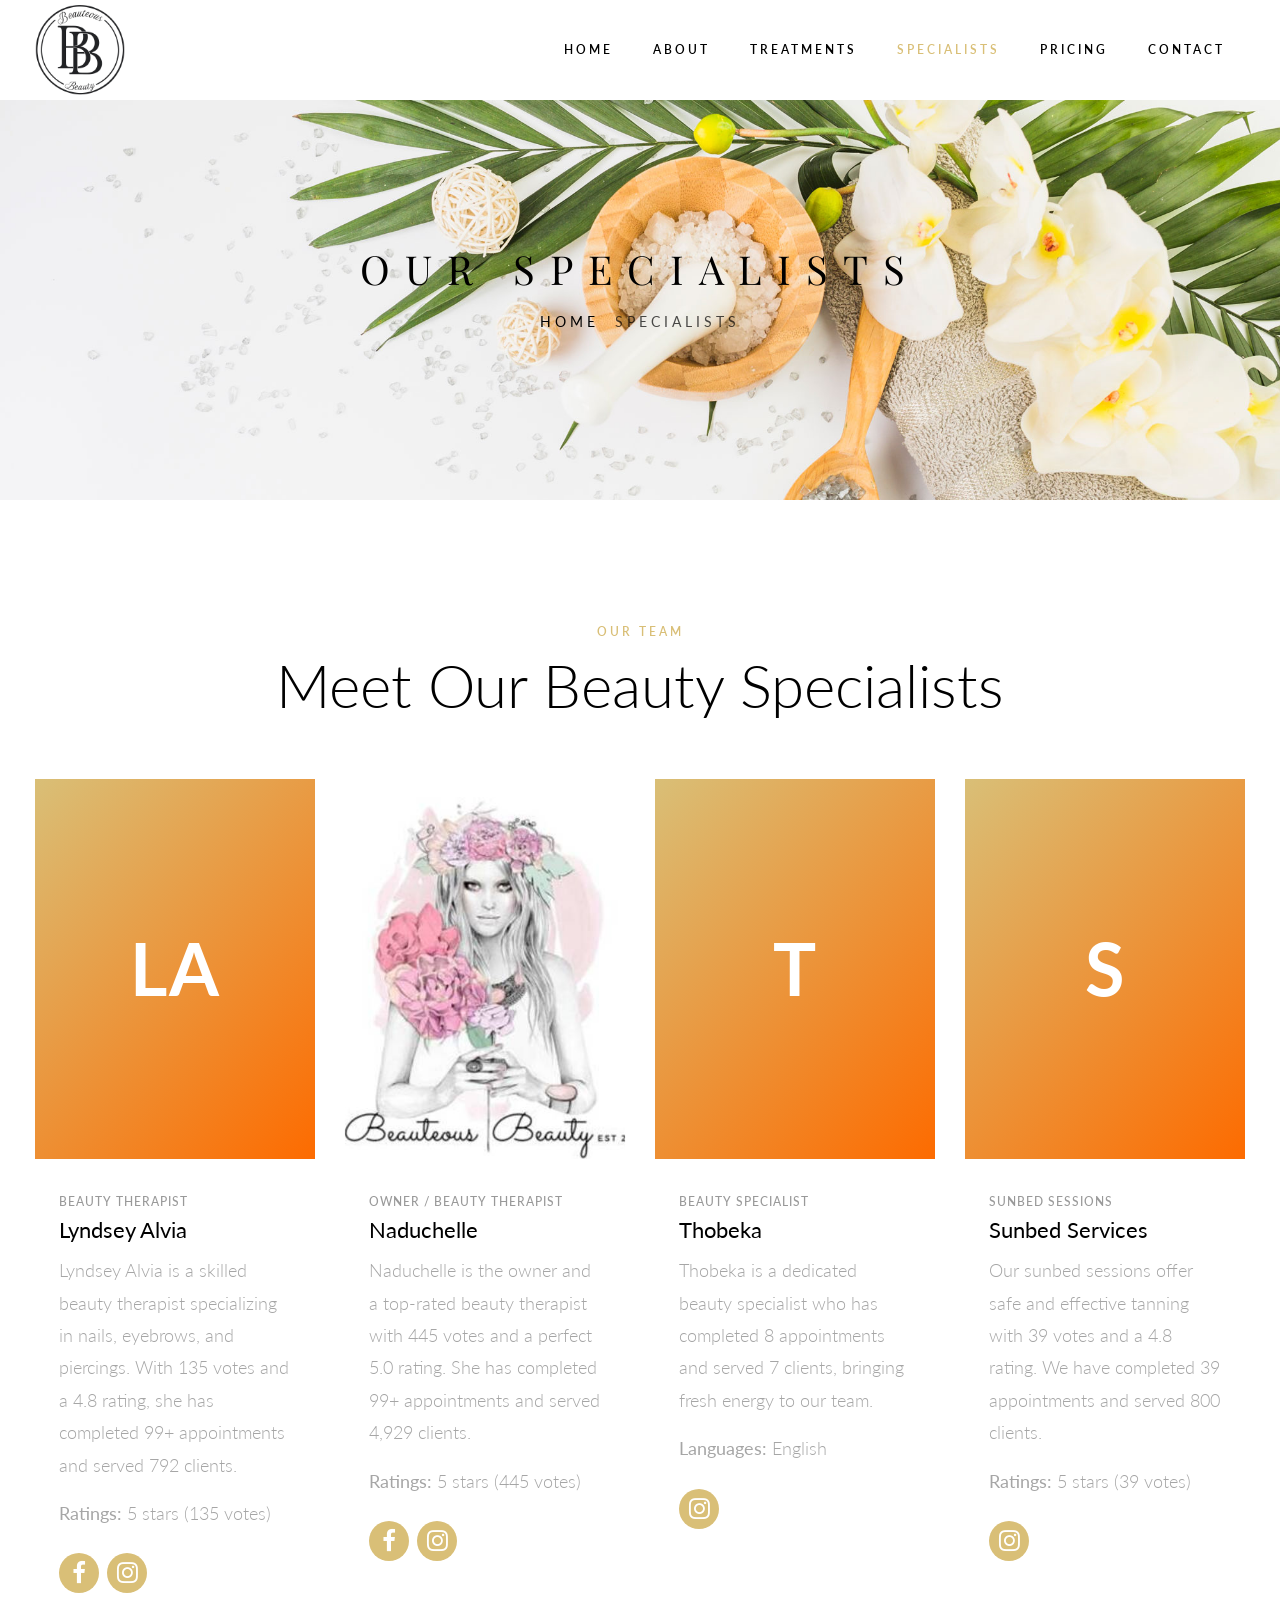
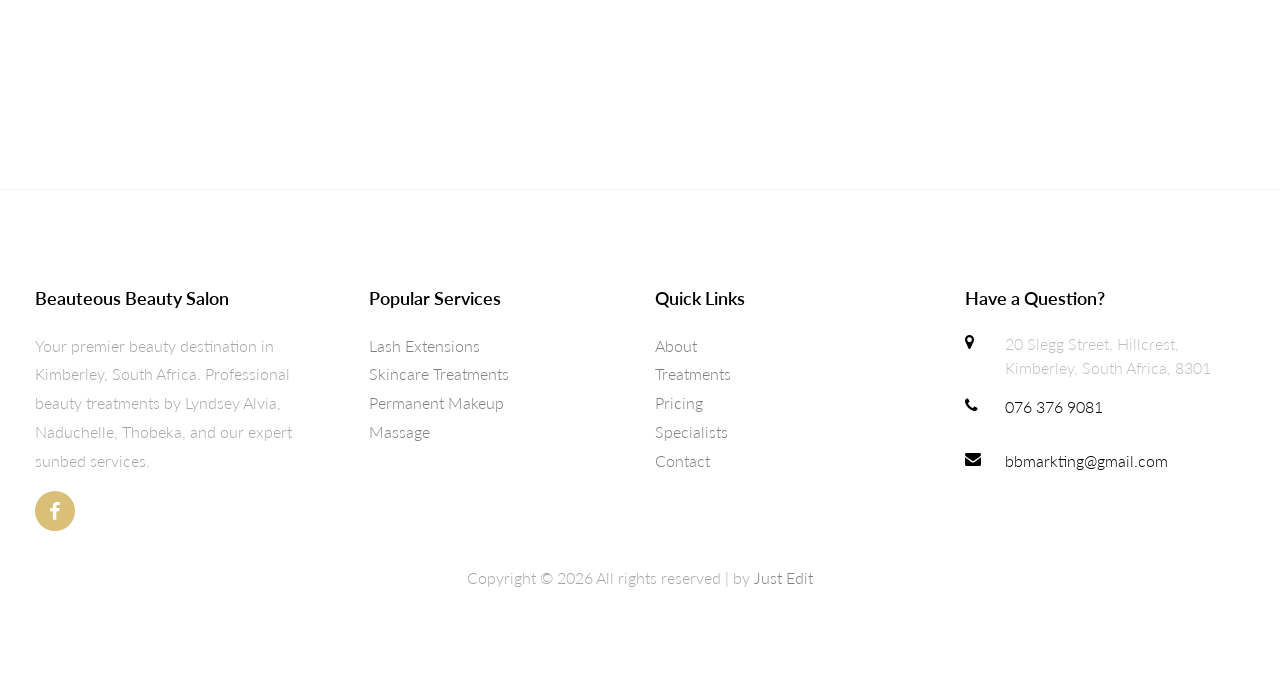
<file: specialists.html>
<!doctype html>
<html lang="en">
  <head>
    <title>Specialists - Beauteous Beauty Salon Kimberley</title>
    <meta charset="utf-8" />
    <meta
      name="viewport"
      content="width=device-width, initial-scale=1, shrink-to-fit=no"
    />

    <link
      href="https://fonts.googleapis.com/css2?family=Lato:300,400,600,700&display=swap"
      rel="stylesheet"
    />
    <link
      href="https://fonts.googleapis.com/css2?family=Playfair+Display:400,500,600,700&display=swap"
      rel="stylesheet"
    />

    <link rel="stylesheet" href="css/open-iconic-bootstrap.min.css" />
    <link rel="stylesheet" href="css/animate.css" />
    <link rel="stylesheet" href="css/owl.carousel.min.css" />
    <link rel="stylesheet" href="css/owl.theme.default.min.css" />
    <link rel="stylesheet" href="css/magnific-popup.css" />
    <link rel="stylesheet" href="css/aos.css" />
    <link rel="stylesheet" href="css/ionicons.min.css" />
    <link rel="stylesheet" href="css/bootstrap-datepicker.css" />
    <link rel="stylesheet" href="css/jquery.timepicker.css" />
    <link rel="stylesheet" href="css/flaticon.css" />
    <link rel="stylesheet" href="css/icomoon.css" />
    <link rel="stylesheet" href="css/style.css" />
  </head>
  <body>
    <nav
      class="navbar navbar-expand-lg navbar-dark ftco_navbar bg-dark ftco-navbar-light ftco-navbar-light-2"
      id="ftco-navbar"
    >
      <div class="container">
        <a class="navbar-brand" href="index.html"
          ><img src="images/Beauteous Beauty logo.png" alt="Beauteous Beauty"
        /></a>
        <button
          class="navbar-toggler"
          type="button"
          data-toggle="collapse"
          data-target="#ftco-nav"
          aria-controls="ftco-nav"
          aria-expanded="false"
          aria-label="Toggle navigation"
        >
          <span class="oi oi-menu"></span> Menu
        </button>
        <div class="collapse navbar-collapse" id="ftco-nav">
          <ul class="navbar-nav ml-auto">
            <li class="nav-item">
              <a href="index.html" class="nav-link">Home</a>
            </li>
            <li class="nav-item">
              <a href="about.html" class="nav-link">About</a>
            </li>
            <li class="nav-item">
              <a href="treatments.html" class="nav-link">Treatments</a>
            </li>
            <li class="nav-item active">
              <a href="specialists.html" class="nav-link">Specialists</a>
            </li>
            <li class="nav-item">
              <a href="pricing.html" class="nav-link">Pricing</a>
            </li>
            <li class="nav-item">
              <a href="contact.html" class="nav-link">Contact</a>
            </li>
          </ul>
        </div>
      </div>
    </nav>
    <!-- END nav -->

    <section
      class="hero-wrap hero-wrap-2"
      style="background-image: url(&quot;images/bg_2.jpg&quot;)"
      data-stellar-background-ratio="0.5"
    >
      <div class="overlay"></div>
      <div class="container">
        <div
          class="row no-gutters slider-text js-fullheight align-items-center justify-content-center"
        >
          <div class="col-md-9 ftco-animate text-center">
            <h1 class="mb-3 bread">Our Specialists</h1>
            <p class="breadcrumbs">
              <span class="mr-2"><a href="index.html">Home</a></span>
              <span>Specialists</span>
            </p>
          </div>
        </div>
      </div>
    </section>

    <section class="ftco-section">
      <div class="container">
        <div class="row justify-content-center mb-5">
          <div class="col-md-12 heading-section text-center ftco-animate">
            <h3 class="subheading">Our Team</h3>
            <h2 class="mb-1">Meet Our Beauty Specialists</h2>
          </div>
        </div>
        <div class="row justify-content-center">
          <div class="col-lg-3 d-flex">
            <div class="coach align-items-stretch">
              <div class="img img-initial" data-initial="LA"></div>
              <div class="text bg-white p-4 ftco-animate">
                <span class="subheading">Beauty Therapist</span>
                <h3><a href="#">Lyndsey Alvia</a></h3>
                <p>
                  Lyndsey Alvia is a skilled beauty therapist specializing in
                  nails, eyebrows, and piercings. With 135 votes and a 4.8
                  rating, she has completed 99+ appointments and served 792
                  clients.
                </p>
                <p><strong>Ratings:</strong> 5 stars (135 votes)</p>
                <ul class="ftco-social-media d-flex mt-4">
                  <li class="ftco-animate">
                    <a
                      href="https://www.facebook.com/donebyNaduchelle/"
                      class="mr-2 d-flex justify-content-center align-items-center"
                      ><span class="icon-facebook"></span
                    ></a>
                  </li>
                  <li class="ftco-animate">
                    <a
                      href="https://www.instagram.com/beauteousbeautymarketing"
                      class="mr-2 d-flex justify-content-center align-items-center"
                      ><span class="icon-instagram"></span
                    ></a>
                  </li>
                </ul>
                <p></p>
              </div>
            </div>
          </div>
          <div class="col-lg-3 d-flex">
            <div class="coach align-items-stretch">
              <div
                class="img"
                style="background-image: url(images/Naduchelle.jpg)"
              ></div>
              <div class="text bg-white p-4 ftco-animate">
                <span class="subheading">Owner / Beauty Therapist</span>
                <h3><a href="#">Naduchelle</a></h3>
                <p>
                  Naduchelle is the owner and a top-rated beauty therapist with
                  445 votes and a perfect 5.0 rating. She has completed 99+
                  appointments and served 4,929 clients.
                </p>
                <p><strong>Ratings:</strong> 5 stars (445 votes)</p>
                <ul class="ftco-social-media d-flex mt-4">
                  <li class="ftco-animate">
                    <a
                      href="https://www.facebook.com/donebyNaduchelle/"
                      class="mr-2 d-flex justify-content-center align-items-center"
                      ><span class="icon-facebook"></span
                    ></a>
                  </li>
                  <li class="ftco-animate">
                    <a
                      href="https://www.instagram.com/beauteousbeautymarketing"
                      class="mr-2 d-flex justify-content-center align-items-center"
                      ><span class="icon-instagram"></span
                    ></a>
                  </li>
                </ul>
                <p></p>
              </div>
            </div>
          </div>
          <div class="col-lg-3 d-flex">
            <div class="coach align-items-stretch">
              <div class="img img-initial" data-initial="T"></div>
              <div class="text bg-white p-4 ftco-animate">
                <span class="subheading">Beauty Specialist</span>
                <h3><a href="#">Thobeka</a></h3>
                <p>
                  Thobeka is a dedicated beauty specialist who has completed 8
                  appointments and served 7 clients, bringing fresh energy to
                  our team.
                </p>
                <p><strong>Languages:</strong> English</p>
                <ul class="ftco-social-media d-flex mt-4">
                  <li class="ftco-animate">
                    <a
                      href="https://www.instagram.com/beauteousbeautymarketing"
                      class="mr-2 d-flex justify-content-center align-items-center"
                      ><span class="icon-instagram"></span
                    ></a>
                  </li>
                </ul>
                <p></p>
              </div>
            </div>
          </div>
          <div class="col-lg-3 d-flex">
            <div class="coach align-items-stretch">
              <div class="img img-initial" data-initial="S"></div>
              <div class="text bg-white p-4 ftco-animate">
                <span class="subheading">Sunbed Sessions</span>
                <h3><a href="#">Sunbed Services</a></h3>
                <p>
                  Our sunbed sessions offer safe and effective tanning with 39
                  votes and a 4.8 rating. We have completed 39 appointments and
                  served 800 clients.
                </p>
                <p><strong>Ratings:</strong> 5 stars (39 votes)</p>
                <ul class="ftco-social-media d-flex mt-4">
                  <li class="ftco-animate">
                    <a
                      href="https://www.instagram.com/beauteousbeautymarketing"
                      class="mr-2 d-flex justify-content-center align-items-center"
                      ><span class="icon-instagram"></span
                    ></a>
                  </li>
                </ul>
                <p></p>
              </div>
            </div>
          </div>
        </div>
      </div>
    </section>

    <footer class="ftco-footer ftco-section">
      <div class="container">
        <div class="row d-flex">
          <div class="col-md">
            <div class="ftco-footer-widget mb-4">
              <h2 class="ftco-heading-2">Beauteous Beauty Salon</h2>
              <p>
                Your premier beauty destination in Kimberley, South Africa.
                Professional beauty treatments by Lyndsey Alvia, Naduchelle,
                Thobeka, and our expert sunbed services.
              </p>
              <ul class="ftco-footer-social list-unstyled float-lft mt-3">
                <li class="ftco-animate">
                  <a href="https://www.facebook.com/donebyNaduchelle/"
                    ><span class="icon-facebook"></span
                  ></a>
                </li>
                <li class="ftco-animate">
                  <a href="https://www.instagram.com/beauteousbeautymarketing"
                    ><span class="icon-instagram"></span
                  ></a>
                </li>
              </ul>
            </div>
          </div>
          <div class="col-md">
            <div class="ftco-footer-widget mb-4 ml-md-4">
              <h2 class="ftco-heading-2">Popular Services</h2>
              <ul class="list-unstyled">
                <li><a href="treatments.html">Lash Extensions</a></li>
                <li><a href="treatments.html">Skincare Treatments</a></li>
                <li><a href="treatments.html">Permanent Makeup</a></li>
                <li><a href="treatments.html">Massage</a></li>
              </ul>
            </div>
          </div>
          <div class="col-md">
            <div class="ftco-footer-widget mb-4">
              <h2 class="ftco-heading-2">Quick Links</h2>
              <ul class="list-unstyled">
                <li><a href="about.html">About</a></li>
                <li><a href="treatments.html">Treatments</a></li>
                <li><a href="pricing.html">Pricing</a></li>
                <li><a href="specialists.html">Specialists</a></li>
                <li><a href="contact.html">Contact</a></li>
              </ul>
            </div>
          </div>
          <div class="col-md">
            <div class="ftco-footer-widget mb-4">
              <h2 class="ftco-heading-2">Have a Question?</h2>
              <div class="block-23 mb-3">
                <ul>
                  <li>
                    <span class="icon icon-map-marker"></span
                    ><span class="text"
                      >20 Slegg Street, Hillcrest, Kimberley, South Africa,
                      8301</span
                    >
                  </li>
                  <li>
                    <a href="tel:+27763769081"
                      ><span class="icon icon-phone"></span
                      ><span class="text">076 376 9081</span></a
                    >
                  </li>
                  <li>
                    <a href="mailto:bbmarkting@gmail.com"
                      ><span class="icon icon-envelope"></span
                      ><span class="text">bbmarkting@gmail.com</span></a
                    >
                  </li>
                </ul>
              </div>
            </div>
          </div>
        </div>
        <div class="row">
          <div class="col-md-12 text-center">
            <p class="mb-0">
              Copyright &copy;
              <script>
                document.write(new Date().getFullYear());
              </script>
              All rights reserved | by
              <a href="https://just-edit.co.za/" target="_blank">Just Edit</a>
            </p>
          </div>
        </div>
      </div>
    </footer>

    <!-- loader -->
    <div id="ftco-loader" class="show fullscreen">
      <svg class="circular" width="48px" height="48px">
        <circle
          class="path-bg"
          cx="24"
          cy="24"
          r="22"
          fill="none"
          stroke-width="4"
          stroke="#eeeeee"
        />
        <circle
          class="path"
          cx="24"
          cy="24"
          r="22"
          fill="none"
          stroke-width="4"
          stroke-miterlimit="10"
          stroke="#F96D00"
        />
      </svg>
    </div>

    <script src="js/jquery.min.js"></script>
    <script src="js/jquery-migrate-3.0.1.min.js"></script>
    <script src="js/popper.min.js"></script>
    <script src="js/bootstrap.min.js"></script>
    <script src="js/jquery.easing.1.3.js"></script>
    <script src="js/jquery.waypoints.min.js"></script>
    <script src="js/jquery.stellar.min.js"></script>
    <script src="js/owl.carousel.min.js"></script>
    <script src="js/jquery.magnific-popup.min.js"></script>
    <script src="js/aos.js"></script>
    <script src="js/jquery.animateNumber.min.js"></script>
    <script src="js/bootstrap-datepicker.js"></script>
    <script src="js/jquery.timepicker.min.js"></script>
    <script src="js/scrollax.min.js"></script>
    <script src="js/main.js"></script>
  </body>
</html>
</file>
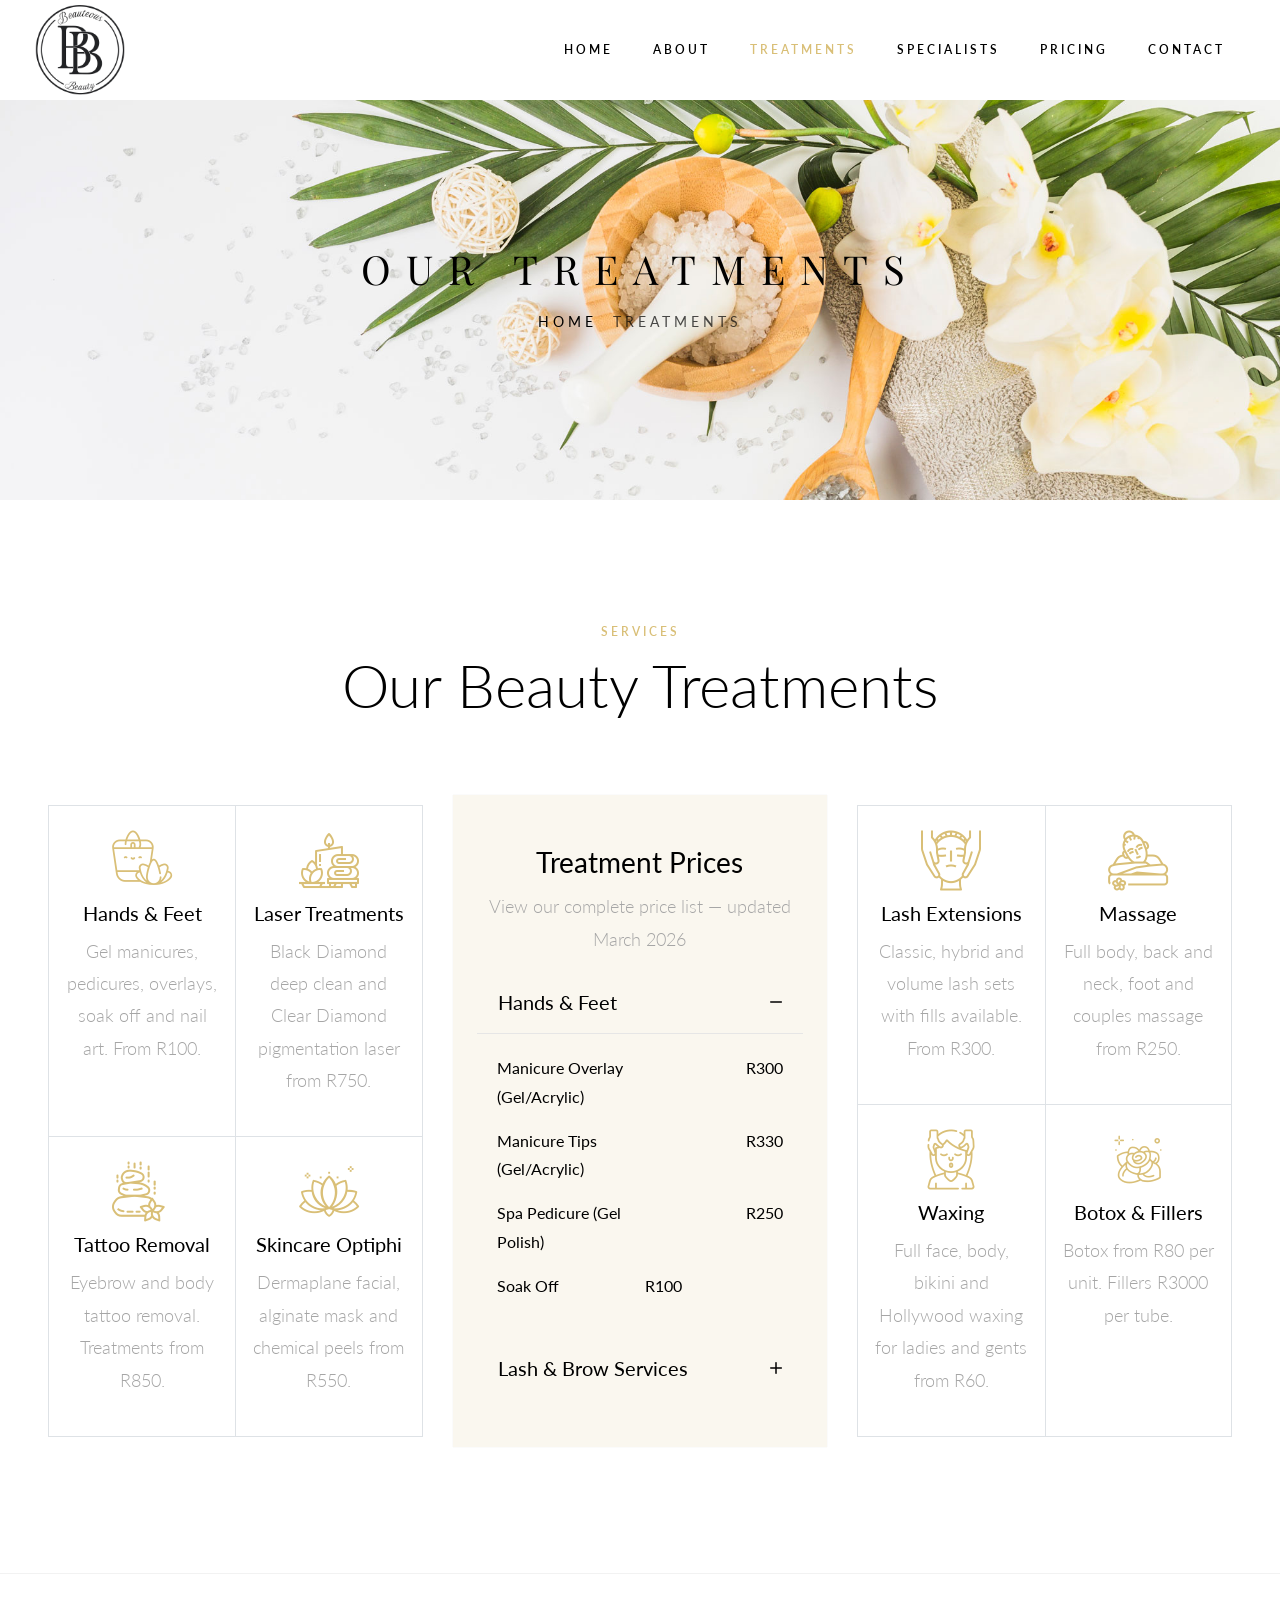
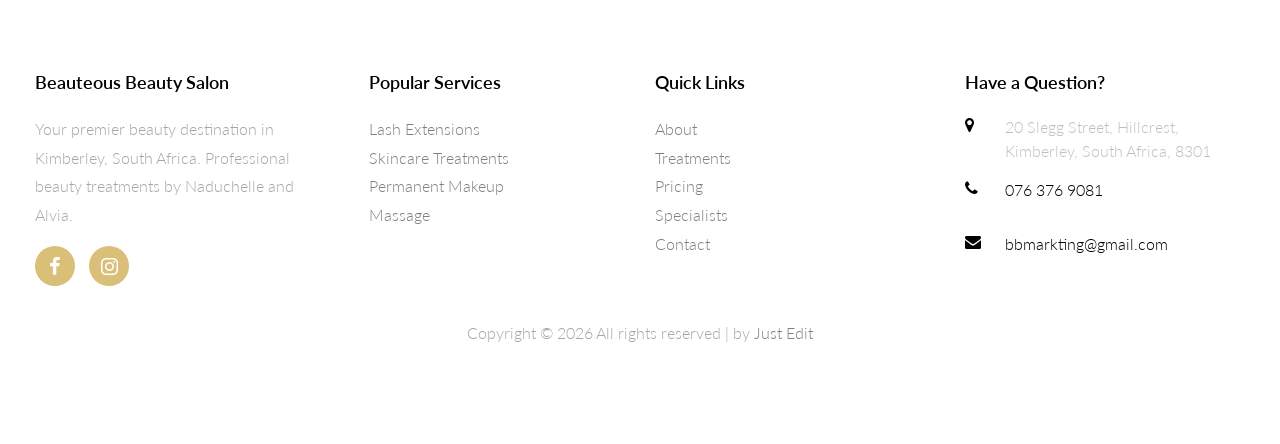
<file: treatments.html>
<!doctype html>
<html lang="en">
  <head>
    <title>Treatments - Beauteous Beauty Salon Kimberley</title>
    <meta charset="utf-8" />
    <meta
      name="viewport"
      content="width=device-width, initial-scale=1, shrink-to-fit=no"
    />

    <link
      href="https://fonts.googleapis.com/css2?family=Lato:300,400,600,700&display=swap"
      rel="stylesheet"
    />
    <link
      href="https://fonts.googleapis.com/css2?family=Playfair+Display:400,500,600,700&display=swap"
      rel="stylesheet"
    />

    <link rel="stylesheet" href="css/open-iconic-bootstrap.min.css" />
    <link rel="stylesheet" href="css/animate.css" />
    <link rel="stylesheet" href="css/owl.carousel.min.css" />
    <link rel="stylesheet" href="css/owl.theme.default.min.css" />
    <link rel="stylesheet" href="css/magnific-popup.css" />
    <link rel="stylesheet" href="css/aos.css" />
    <link rel="stylesheet" href="css/ionicons.min.css" />
    <link rel="stylesheet" href="css/bootstrap-datepicker.css" />
    <link rel="stylesheet" href="css/jquery.timepicker.css" />
    <link rel="stylesheet" href="css/flaticon.css" />
    <link rel="stylesheet" href="css/icomoon.css" />
    <link rel="stylesheet" href="css/style.css" />
  </head>
  <body>
    <nav
      class="navbar navbar-expand-lg navbar-dark ftco_navbar bg-dark ftco-navbar-light ftco-navbar-light-2"
      id="ftco-navbar"
    >
      <div class="container">
        <a class="navbar-brand" href="index.html"
          ><img src="images/Beauteous Beauty logo.png" alt="Beauteous Beauty"
        /></a>
        <button
          class="navbar-toggler"
          type="button"
          data-toggle="collapse"
          data-target="#ftco-nav"
          aria-controls="ftco-nav"
          aria-expanded="false"
          aria-label="Toggle navigation"
        >
          <span class="oi oi-menu"></span> Menu
        </button>
        <div class="collapse navbar-collapse" id="ftco-nav">
          <ul class="navbar-nav ml-auto">
            <li class="nav-item">
              <a href="index.html" class="nav-link">Home</a>
            </li>
            <li class="nav-item">
              <a href="about.html" class="nav-link">About</a>
            </li>
            <li class="nav-item active">
              <a href="treatments.html" class="nav-link">Treatments</a>
            </li>
            <li class="nav-item">
              <a href="specialists.html" class="nav-link">Specialists</a>
            </li>
            <li class="nav-item">
              <a href="pricing.html" class="nav-link">Pricing</a>
            </li>
            <li class="nav-item">
              <a href="contact.html" class="nav-link">Contact</a>
            </li>
          </ul>
        </div>
      </div>
    </nav>
    <!-- END nav -->

    <section
      class="hero-wrap hero-wrap-2"
      style="background-image: url(&quot;images/bg_2.jpg&quot;)"
      data-stellar-background-ratio="0.5"
    >
      <div class="overlay"></div>
      <div class="container">
        <div
          class="row no-gutters slider-text js-fullheight align-items-center justify-content-center"
        >
          <div class="col-md-9 ftco-animate text-center">
            <h1 class="mb-3 bread">Our Treatments</h1>
            <p class="breadcrumbs">
              <span class="mr-2"><a href="index.html">Home</a></span>
              <span>Treatments</span>
            </p>
          </div>
        </div>
      </div>
    </section>

    <section class="ftco-section">
      <div class="container-fluid px-md-5">
        <div class="row justify-content-center mb-5 pb-3">
          <div class="col-md-12 heading-section ftco-animate text-center">
            <h3 class="subheading">Services</h3>
            <h2 class="mb-1">Our Beauty Treatments</h2>
          </div>
        </div>
        <div class="row align-items-center">
          <div class="col-lg-4">
            <div class="row no-gutters">
              <div class="col-md-6 d-flex align-items-stretch">
                <div
                  class="treatment w-100 text-center ftco-animate border border-right-0 border-bottom-0 p-3 py-4"
                >
                  <div
                    class="icon d-flex justify-content-center align-items-center"
                  >
                    <span class="flaticon-candle"></span>
                  </div>
                  <div class="text mt-2">
                    <h3>Hands &amp; Feet</h3>
                    <p>
                      Gel manicures, pedicures, overlays, soak off and nail art.
                      From R100.
                    </p>
                  </div>
                </div>
              </div>
              <div class="col-md-6 d-flex align-items-stretch">
                <div
                  class="treatment w-100 text-center ftco-animate border border-bottom-0 p-3 py-4"
                >
                  <div
                    class="icon d-flex justify-content-center align-items-center"
                  >
                    <span class="flaticon-spa-1"></span>
                  </div>
                  <div class="text mt-2">
                    <h3>Laser Treatments</h3>
                    <p>
                      Black Diamond deep clean and Clear Diamond pigmentation
                      laser from R750.
                    </p>
                  </div>
                </div>
              </div>
              <div class="col-md-6 d-flex align-items-stretch">
                <div
                  class="treatment w-100 text-center ftco-animate border border-right-0 p-3 py-4"
                >
                  <div
                    class="icon d-flex justify-content-center align-items-center"
                  >
                    <span class="flaticon-stone"></span>
                  </div>
                  <div class="text mt-2">
                    <h3>Tattoo Removal</h3>
                    <p>
                      Eyebrow and body tattoo removal. Treatments from R850.
                    </p>
                  </div>
                </div>
              </div>
              <div class="col-md-6 d-flex align-items-stretch">
                <div
                  class="treatment w-100 text-center ftco-animate border p-3 py-4"
                >
                  <div
                    class="icon d-flex justify-content-center align-items-center"
                  >
                    <span class="flaticon-lotus"></span>
                  </div>
                  <div class="text mt-2">
                    <h3>Skincare Optiphi</h3>
                    <p>
                      Dermaplane facial, alginate mask and chemical peels from
                      R550.
                    </p>
                  </div>
                </div>
              </div>
            </div>
          </div>

          <div class="col-lg-4 d-flex align-items-stretch">
            <div
              id="accordion"
              class="myaccordion w-100 text-center py-5 px-1 px-md-4"
            >
              <div>
                <h3>Treatment Prices</h3>
                <p>View our complete price list &mdash; updated March 2026</p>
              </div>
              <div class="card">
                <div class="card-header" id="headingOne">
                  <h2 class="mb-0">
                    <button
                      class="d-flex align-items-center justify-content-between btn btn-link"
                      data-toggle="collapse"
                      data-target="#collapseOne"
                      aria-expanded="true"
                      aria-controls="collapseOne"
                    >
                      Hands &amp; Feet
                      <i class="fa" aria-hidden="true"></i>
                    </button>
                  </h2>
                </div>
                <div
                  id="collapseOne"
                  class="collapse show"
                  aria-labelledby="headingOne"
                  data-parent="#accordion"
                >
                  <div class="card-body text-left">
                    <ul>
                      <li class="d-flex">
                        <span>Manicure Overlay (Gel/Acrylic)</span>
                        <span></span>
                        <span>R300</span>
                      </li>
                      <li class="d-flex">
                        <span>Manicure Tips (Gel/Acrylic)</span>
                        <span></span>
                        <span>R330</span>
                      </li>
                      <li class="d-flex">
                        <span>Spa Pedicure (Gel Polish)</span>
                        <span></span>
                        <span>R250</span>
                      </li>
                      <li class="d-flex">
                        <span>Soak Off</span>
                        <span></span>
                        <span>R100</span>
                      </li>
                    </ul>
                  </div>
                </div>
              </div>

              <div class="card">
                <div class="card-header" id="headingTwo">
                  <h2 class="mb-0">
                    <button
                      class="d-flex align-items-center justify-content-between btn btn-link collapsed"
                      data-toggle="collapse"
                      data-target="#collapseTwo"
                      aria-expanded="false"
                      aria-controls="collapseTwo"
                    >
                      Lash &amp; Brow Services
                      <i class="fa" aria-hidden="true"></i>
                    </button>
                  </h2>
                </div>
                <div
                  id="collapseTwo"
                  class="collapse"
                  aria-labelledby="headingTwo"
                  data-parent="#accordion"
                >
                  <div class="card-body text-left">
                    <ul>
                      <li class="d-flex">
                        <span>New Classic Lash Set</span>
                        <span></span>
                        <span>R450</span>
                      </li>
                      <li class="d-flex">
                        <span>Hybrid Lash Set</span>
                        <span></span>
                        <span>R500</span>
                      </li>
                      <li class="d-flex">
                        <span>New Volume Set</span>
                        <span></span>
                        <span>R550</span>
                      </li>
                      <li class="d-flex">
                        <span>Eyebrow Shape &amp; Tint</span>
                        <span></span>
                        <span>R150</span>
                      </li>
                    </ul>
                  </div>
                </div>
              </div>
            </div>
          </div>

          <div class="col-lg-4">
            <div class="row no-gutters">
              <div class="col-md-6 d-flex align-items-stretch">
                <div
                  class="treatment w-100 text-center ftco-animate border border-right-0 border-bottom-0 p-3 py-4"
                >
                  <div
                    class="icon d-flex justify-content-center align-items-center"
                  >
                    <span class="flaticon-beauty-treatment"></span>
                  </div>
                  <div class="text mt-2">
                    <h3>Lash Extensions</h3>
                    <p>
                      Classic, hybrid and volume lash sets with fills available.
                      From R300.
                    </p>
                  </div>
                </div>
              </div>
              <div class="col-md-6 d-flex align-items-stretch">
                <div
                  class="treatment w-100 text-center ftco-animate border border-bottom-0 p-3 py-4"
                >
                  <div
                    class="icon d-flex justify-content-center align-items-center"
                  >
                    <span class="flaticon-relax"></span>
                  </div>
                  <div class="text mt-2">
                    <h3>Massage</h3>
                    <p>
                      Full body, back and neck, foot and couples massage from
                      R250.
                    </p>
                  </div>
                </div>
              </div>
              <div class="col-md-6 d-flex align-items-stretch">
                <div
                  class="treatment w-100 text-center ftco-animate border border-right-0 p-3 py-4"
                >
                  <div
                    class="icon d-flex justify-content-center align-items-center"
                  >
                    <span class="flaticon-massage"></span>
                  </div>
                  <div class="text mt-2">
                    <h3>Waxing</h3>
                    <p>
                      Full face, body, bikini and Hollywood waxing for ladies
                      and gents from R60.
                    </p>
                  </div>
                </div>
              </div>
              <div class="col-md-6 d-flex align-items-stretch">
                <div
                  class="treatment w-100 text-center ftco-animate border p-3 py-4"
                >
                  <div
                    class="icon d-flex justify-content-center align-items-center"
                  >
                    <span class="flaticon-rose"></span>
                  </div>
                  <div class="text mt-2">
                    <h3>Botox &amp; Fillers</h3>
                    <p>Botox from R80 per unit. Fillers R3000 per tube.</p>
                  </div>
                </div>
              </div>
            </div>
          </div>
        </div>
      </div>
    </section>

    <footer class="ftco-footer ftco-section">
      <div class="container">
        <div class="row d-flex">
          <div class="col-md">
            <div class="ftco-footer-widget mb-4">
              <h2 class="ftco-heading-2">Beauteous Beauty Salon</h2>
              <p>
                Your premier beauty destination in Kimberley, South Africa.
                Professional beauty treatments by Naduchelle and Alvia.
              </p>
              <ul class="ftco-footer-social list-unstyled float-lft mt-3">
                <li class="ftco-animate">
                  <a href="https://www.facebook.com/donebyNaduchelle/"
                    ><span class="icon-facebook"></span
                  ></a>
                </li>
                <li class="ftco-animate">
                  <a href="https://www.instagram.com/beauteousbeautymarketing"
                    ><span class="icon-instagram"></span
                  ></a>
                </li>
              </ul>
            </div>
          </div>
          <div class="col-md">
            <div class="ftco-footer-widget mb-4 ml-md-4">
              <h2 class="ftco-heading-2">Popular Services</h2>
              <ul class="list-unstyled">
                <li><a href="treatments.html">Lash Extensions</a></li>
                <li><a href="treatments.html">Skincare Treatments</a></li>
                <li><a href="treatments.html">Permanent Makeup</a></li>
                <li><a href="treatments.html">Massage</a></li>
              </ul>
            </div>
          </div>
          <div class="col-md">
            <div class="ftco-footer-widget mb-4">
              <h2 class="ftco-heading-2">Quick Links</h2>
              <ul class="list-unstyled">
                <li><a href="about.html">About</a></li>
                <li><a href="treatments.html">Treatments</a></li>
                <li><a href="pricing.html">Pricing</a></li>
                <li><a href="specialists.html">Specialists</a></li>
                <li><a href="contact.html">Contact</a></li>
              </ul>
            </div>
          </div>
          <div class="col-md">
            <div class="ftco-footer-widget mb-4">
              <h2 class="ftco-heading-2">Have a Question?</h2>
              <div class="block-23 mb-3">
                <ul>
                  <li>
                    <span class="icon icon-map-marker"></span
                    ><span class="text"
                      >20 Slegg Street, Hillcrest, Kimberley, South Africa,
                      8301</span
                    >
                  </li>
                  <li>
                    <a href="tel:+27763769081"
                      ><span class="icon icon-phone"></span
                      ><span class="text">076 376 9081</span></a
                    >
                  </li>
                  <li>
                    <a href="mailto:bbmarkting@gmail.com"
                      ><span class="icon icon-envelope"></span
                      ><span class="text">bbmarkting@gmail.com</span></a
                    >
                  </li>
                </ul>
              </div>
            </div>
          </div>
        </div>
        <div class="row">
          <div class="col-md-12 text-center">
            <p class="mb-0">
              Copyright &copy;
              <script>
                document.write(new Date().getFullYear());
              </script>
              All rights reserved | by
              <a href="https://just-edit.co.za/" target="_blank">Just Edit</a>
            </p>
          </div>
        </div>
      </div>
    </footer>

    <!-- loader -->
    <div id="ftco-loader" class="show fullscreen">
      <svg class="circular" width="48px" height="48px">
        <circle
          class="path-bg"
          cx="24"
          cy="24"
          r="22"
          fill="none"
          stroke-width="4"
          stroke="#eeeeee"
        />
        <circle
          class="path"
          cx="24"
          cy="24"
          r="22"
          fill="none"
          stroke-width="4"
          stroke-miterlimit="10"
          stroke="#F96D00"
        />
      </svg>
    </div>

    <script src="js/jquery.min.js"></script>
    <script src="js/jquery-migrate-3.0.1.min.js"></script>
    <script src="js/popper.min.js"></script>
    <script src="js/bootstrap.min.js"></script>
    <script src="js/jquery.easing.1.3.js"></script>
    <script src="js/jquery.waypoints.min.js"></script>
    <script src="js/jquery.stellar.min.js"></script>
    <script src="js/owl.carousel.min.js"></script>
    <script src="js/jquery.magnific-popup.min.js"></script>
    <script src="js/aos.js"></script>
    <script src="js/jquery.animateNumber.min.js"></script>
    <script src="js/bootstrap-datepicker.js"></script>
    <script src="js/jquery.timepicker.min.js"></script>
    <script src="js/scrollax.min.js"></script>
    <script src="js/main.js"></script>
  </body>
</html>
</file>
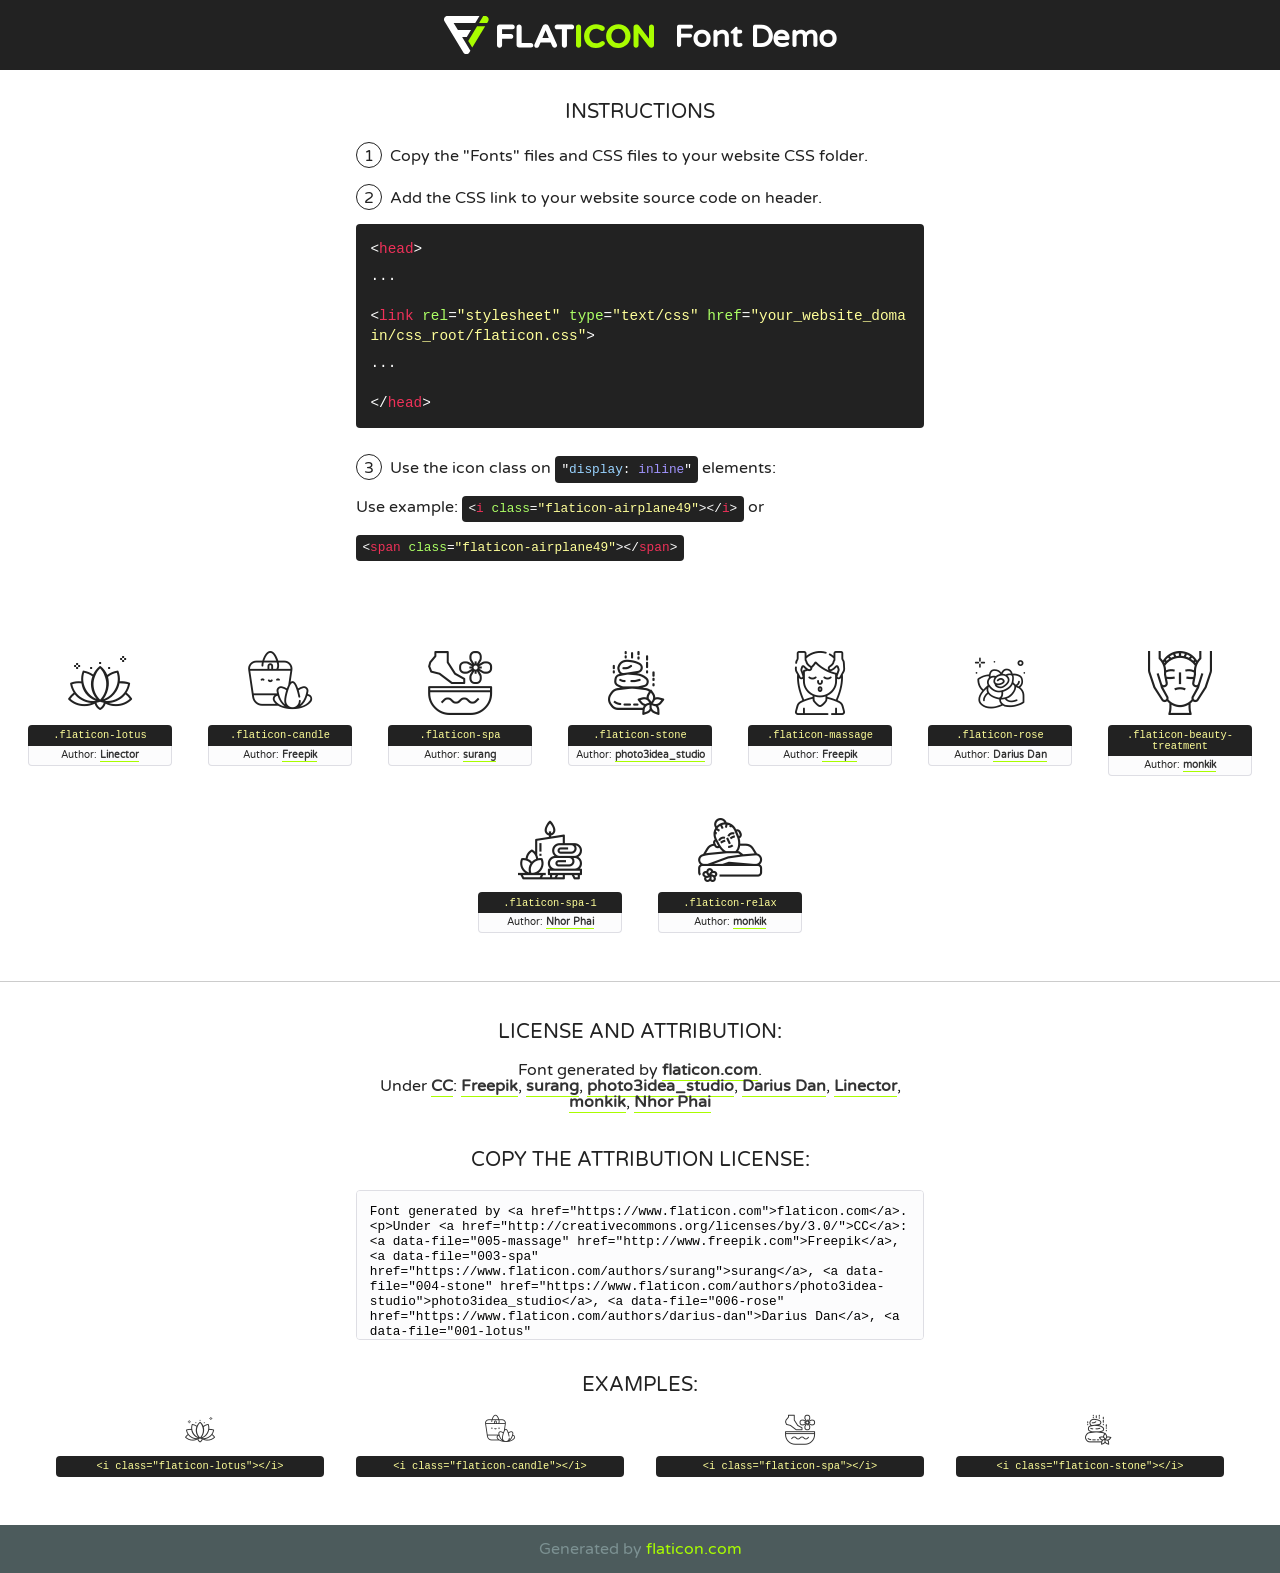
<file: fonts/flaticon/font/flaticon.html>
<!DOCTYPE html>
<!--
  Flaticon icon font: Flaticon
  Creation date: 24/09/2019 09:05
-->
<html>
<!DOCTYPE html>
<html>

<head>
    <title>Flaticon WebFont</title>
    <link href="http://fonts.googleapis.com/css?family=Varela+Round" rel="stylesheet" type="text/css" />
    <link rel="stylesheet" type="text/css" href="flaticon.css">
    <meta charset="UTF-8">
    <style>
    html, body, div, span, applet, object, iframe,
    h1, h2, h3, h4, h5, h6, p, blockquote, pre,
    a, abbr, acronym, address, big, cite, code,
    del, dfn, em, img, ins, kbd, q, s, samp,
    small, strike, strong, sub, sup, tt, var,
    b, u, i, center,
    dl, dt, dd, ol, ul, li,
    fieldset, form, label, legend,
    table, caption, tbody, tfoot, thead, tr, th, td,
    article, aside, canvas, details, embed, 
    figure, figcaption, footer, header, hgroup, 
    menu, nav, output, ruby, section, summary,
    time, mark, audio, video {
        margin: 0;
        padding: 0;
        border: 0;
        font-size: 100%;
        font: inherit;
        vertical-align: baseline;
    }
    /* HTML5 display-role reset for older browsers */
    article, aside, details, figcaption, figure, 
    footer, header, hgroup, menu, nav, section {
        display: block;
    }
    body {
        line-height: 1;
    }
    ol, ul {
        list-style: none;
    }
    blockquote, q {
        quotes: none;
    }
    blockquote:before, blockquote:after,
    q:before, q:after {
        content: '';
        content: none;
    }
    table {
        border-collapse: collapse;
        border-spacing: 0;
    }
    body {
        font-family: 'Varela Round', Helvetica, Arial, sans-serif;
        font-size: 16px;
        color: #222;
    }
    a {
        color: #333;
        border-bottom: 1px solid #a9fd00;
        font-weight: bold;
        text-decoration: none;
    }
    * {
        -moz-box-sizing: border-box;
        -webkit-box-sizing: border-box;
        box-sizing: border-box;
        margin: 0;
        padding: 0;
    }
    [class^="flaticon-"]:before, [class*=" flaticon-"]:before, [class^="flaticon-"]:after, [class*=" flaticon-"]:after {
        font-family: Flaticon;
        font-size: 30px;
        font-style: normal;
        margin-left: 20px;
        color: #333;
    }
    .wrapper {
        max-width: 600px;
        margin: auto;
        padding: 0 1em;
    }
    .title {
        font-size: 1.25em;
        text-align: center;
        margin-bottom: 1em;
        text-transform: uppercase;
    }
    header {
        text-align: center;
        background-color: #222;
        color: #fff;
        padding: 1em;
    }
    header .logo {
        width: 210px;
        height: 38px;
        display: inline-block;
        vertical-align: middle;
        margin-right: 1em;
        border: none;
    }
    header strong {
        font-size: 1.95em;
        font-weight: bold;
        vertical-align: middle;
        margin-top: 5px;
        display: inline-block;
    }
    .demo {
        margin: 2em auto;
        line-height: 1.25em;
    }
    .demo ul li {
        margin-bottom: 1em;
    }
    .demo ul li .num {
        color: #222;
        border-radius: 20px;
        display: inline-block;
        width: 26px;
        padding: 3px;
        height: 26px;
        text-align: center;
        margin-right: 0.5em;
        border: 1px solid #222;
    }
    .demo ul li code {
        background-color: #222;
        border-radius: 4px;
        padding: 0.25em 0.5em;
        display: inline-block;
        color: #fff;
        font-family: Consolas,Monaco,Lucida Console,Liberation Mono,DejaVu Sans Mono,Bitstream Vera Sans Mono,Courier New, monospace;
        font-weight: lighter;
        margin-top: 1em;
        font-size: 0.8em;
        word-break: break-all;
    }
    .demo ul li code.big {
        padding: 1em;
        font-size: 0.9em;
    }
    .demo ul li code .red {
        color: #EF3159;
    }
    .demo ul li code .green {
        color: #ACFF65;
    }
    .demo ul li code .yellow {
        color: #FFFF99;
    }
    .demo ul li code .blue {
        color: #99D3FF;
    }
    .demo ul li code .purple {
        color: #A295FF;
    }
    .demo ul li code .dots {
        margin-top: 0.5em;
        display: block;
    }
    #glyphs {
        border-bottom: 1px solid #ccc;
        padding: 2em 0;
        text-align: center;
    }
    .glyph {
        display: inline-block;
        width: 9em;
        margin: 1em;
        text-align: center;
        vertical-align: top;
        background: #FFF;
    }
    .glyph .glyph-icon {
        padding: 10px;
        display: block;
        font-family:"Flaticon";
        font-size: 64px;
        line-height: 1;
    }
    .glyph .glyph-icon:before {
        font-size: 64px;
        color: #222;
        margin-left: 0;
    }
    .class-name {
        font-size: 0.65em;
        background-color: #222;
        color: #fff;
        border-radius: 4px 4px 0 0;
        padding: 0.5em;
        color: #FFFF99;
        font-family: Consolas,Monaco,Lucida Console,Liberation Mono,DejaVu Sans Mono,Bitstream Vera Sans Mono,Courier New, monospace;
    }
    .author-name {
        font-size: 0.6em;
        background-color: #fcfcfd;
        border: 1px solid #DEDEE4;
        border-top: 0;
        border-radius: 0 0 4px 4px;
        padding: 0.5em;
    }
    .class-name:last-child {
        font-size: 10px;
        color:#888;
    }
    .class-name:last-child a {
        font-size: 10px;
        color:#555;
    }
    .class-name:last-child a:hover {
        color:#a9fd00;
    }
    .glyph > input {
        display: block;
        width: 100px;
        margin: 5px auto;
        text-align: center;
        font-size: 12px;
        cursor: text;
    }
    .glyph > input.icon-input {
        font-family:"Flaticon";
        font-size: 16px;
        margin-bottom: 10px;
    }
    .attribution .title {
        margin-top: 2em;
    }
    .attribution textarea {
        background-color: #fcfcfd;
        padding: 1em;
        border: none;
        box-shadow: none;
        border: 1px solid #DEDEE4;
        border-radius: 4px;
        resize: none;
        width: 100%;
        height: 150px;
        font-size: 0.8em;
        font-family: Consolas,Monaco,Lucida Console,Liberation Mono,DejaVu Sans Mono,Bitstream Vera Sans Mono,Courier New, monospace;
        -webkit-appearance: none;
    }
    .iconsuse {
        margin: 2em auto;
        text-align: center;
        max-width: 1200px;
    }
    .iconsuse:after {
        content: '';
        display: table;
        clear: both;
    }
    .iconsuse .image {
        float: left;
        width: 25%;
        padding: 0 1em;
    }
    .iconsuse .image p {
        margin-bottom: 1em;
    }
    .iconsuse .image span {
        display: block;
        font-size: 0.65em;
        background-color: #222;
        color: #fff;
        border-radius: 4px;
        padding: 0.5em;
        color: #FFFF99;
        margin-top: 1em;
        font-family: Consolas,Monaco,Lucida Console,Liberation Mono,DejaVu Sans Mono,Bitstream Vera Sans Mono,Courier New, monospace;
    }
    #footer {
        text-align: center;
        background-color: #4C5B5C;
        color: #7c9192;
        padding: 1em;
    }
    #footer a {
        border: none;
        color: #a9fd00;
        font-weight: normal;
    }
    @media (max-width: 960px) {
        .iconsuse .image {
            width: 50%;
        }
    }
    @media (max-width: 560px) {
        .iconsuse .image {
            width: 100%;
        }
    }
    </style>
</head>

<body class="characters-off">

    <header>
        <a href="https://www.flaticon.com" target="_blank" class="logo">
            <svg version="1.1" xmlns="http://www.w3.org/2000/svg" xmlns:xlink="http://www.w3.org/1999/xlink" xmlns:a="http://ns.adobe.com/AdobeSVGViewerExtensions/3.0/" viewBox="0 0 560.875 102.036" enable-background="new 0 0 560.875 102.036" xml:space="preserve">
                <defs>
                </defs>
                <g>
                    <g class="letters">
                        <path fill="#ffffff" d="M141.596,29.675c0-3.777,2.985-6.767,6.764-6.767h34.438c3.426,0,6.15,2.728,6.15,6.15
                        c0,3.43-2.724,6.149-6.15,6.149h-27.674v13.091h23.719c3.429,0,6.151,2.724,6.151,6.15c0,3.43-2.723,6.149-6.151,6.149h-23.719
                        v17.574c0,3.773-2.986,6.761-6.764,6.761c-3.779,0-6.764-2.989-6.764-6.761V29.675z"></path>
                        <path fill="#ffffff" d="M193.844,29.149c0-3.781,2.985-6.767,6.764-6.767c3.776,0,6.763,2.985,6.763,6.767v42.957h25.039
                        c3.426,0,6.149,2.726,6.149,6.153c0,3.425-2.723,6.15-6.149,6.15h-31.802c-3.779,0-6.764-2.986-6.764-6.768V29.149z"></path>
                        <path fill="#ffffff" d="M241.891,75.71l21.438-48.407c1.492-3.341,4.215-5.357,7.906-5.357h0.792
                        c3.686,0,6.323,2.017,7.815,5.357l21.439,48.407c0.436,0.967,0.701,1.845,0.701,2.723c0,3.602-2.809,6.501-6.414,6.501
                        c-3.161,0-5.269-1.845-6.499-4.655l-4.132-9.661h-27.059l-4.301,10.102c-1.144,2.631-3.426,4.214-6.237,4.214
                        c-3.517,0-6.24-2.81-6.24-6.325C241.1,77.64,241.451,76.677,241.891,75.71z M279.932,58.666l-8.521-20.297l-8.526,20.297H279.932
                        z"></path>
                        <path fill="#ffffff" d="M314.864,35.387H301.86c-3.429,0-6.239-2.813-6.239-6.238c0-3.429,2.811-6.24,6.239-6.24h39.533
                        c3.426,0,6.237,2.811,6.237,6.24c0,3.425-2.811,6.238-6.237,6.238h-13.001v42.785c0,3.773-2.99,6.761-6.764,6.761
                        c-3.779,0-6.764-2.989-6.764-6.761V35.387z"></path>
                        <path fill="#A9FD00" d="M352.615,29.149c0-3.781,2.985-6.767,6.767-6.767c3.774,0,6.761,2.985,6.761,6.767v49.024
                        c0,3.773-2.987,6.761-6.761,6.761c-3.781,0-6.767-2.989-6.767-6.761V29.149z"></path>
                        <path fill="#A9FD00" d="M374.132,53.836v-0.179c0-17.481,13.178-31.801,32.065-31.801c9.22,0,15.459,2.458,20.557,6.238
                        c1.402,1.054,2.637,2.985,2.637,5.357c0,3.692-2.985,6.59-6.681,6.59c-1.845,0-3.071-0.702-4.044-1.319
                        c-3.776-2.813-7.729-4.393-12.562-4.393c-10.364,0-17.831,8.611-17.831,19.154v0.173c0,10.542,7.291,19.329,17.831,19.329
                        c5.715,0,9.492-1.756,13.359-4.834c1.049-0.874,2.458-1.491,4.039-1.491c3.429,0,6.325,2.813,6.325,6.236
                        c0,2.106-1.056,3.78-2.282,4.834c-5.539,4.834-12.036,7.733-21.878,7.733C387.572,85.464,374.132,71.493,374.132,53.836z"></path>
                        <path fill="#A9FD00" d="M433.009,53.836v-0.179c0-17.481,13.79-31.801,32.766-31.801c18.981,0,32.592,14.143,32.592,31.628v0.173
                        c0,17.483-13.785,31.807-32.769,31.807C446.625,85.464,433.009,71.32,433.009,53.836z M484.224,53.836v-0.179
                        c0-10.539-7.725-19.326-18.626-19.326c-10.893,0-18.449,8.611-18.449,19.154v0.173c0,10.542,7.73,19.329,18.626,19.329
                        C476.676,72.986,484.224,64.378,484.224,53.836z"></path>
                        <path fill="#A9FD00" d="M506.233,29.321c0-3.774,2.99-6.763,6.767-6.763h1.401c3.252,0,5.183,1.583,7.029,3.953l26.093,34.265
                        V29.059c0-3.692,2.99-6.677,6.681-6.677c3.683,0,6.671,2.985,6.671,6.677v48.934c0,3.78-2.987,6.765-6.764,6.765h-0.436
                        c-3.257,0-5.188-1.581-7.034-3.953l-27.056-35.492v32.944c0,3.687-2.985,6.676-6.678,6.676c-3.683,0-6.673-2.989-6.673-6.676
                        V29.321z"></path>
                    </g>
                    <g class="insignia">
                        <path fill="#ffffff" d="M48.372,56.137h12.517l11.156-18.537H37.186L25.688,18.539h57.825L94.668,0H9.271
                        C5.925,0,2.842,1.801,1.198,4.716c-1.644,2.907-1.593,6.482,0.134,9.343l50.38,83.501c1.678,2.781,4.689,4.476,7.938,4.476
                        c3.246,0,6.257-1.695,7.935-4.476l2.898-4.804L48.372,56.137z"></path>
                        <g class="i">
                            <path fill="#A9FD00" d="M93.575,18.539h0.031v0.004l21.652,0.004l2.705-4.488c1.727-2.861,1.778-6.436,0.133-9.343
                            C116.454,1.801,113.371,0,110.026,0h-5.294L93.575,18.539z"></path>
                            <polygon fill="#A9FD00" points="88.291,27.356 64.725,66.486 75.519,84.404 109.942,27.356"></polygon>
                        </g>
                    </g>
                </g>
            </svg>
        </a>
        <strong>Font Demo</strong>
    </header>


    <section class="demo wrapper">

        <p class="title">Instructions</p>

        <ul>
            <li>
                <span class="num">1</span>Copy the "Fonts" files and CSS files to your website CSS folder.
            </li>
            <li>
                <span class="num">2</span>Add the CSS link to your website source code on header.
                <code class="big">
                    &lt;<span class="red">head</span>&gt;
                    <br/><span class="dots">...</span>
                    <br/>&lt;<span class="red">link</span> <span class="green">rel</span>=<span class="yellow">"stylesheet"</span> <span class="green">type</span>=<span class="yellow">"text/css"</span> <span class="green">href</span>=<span class="yellow">"your_website_domain/css_root/flaticon.css"</span>&gt;
                    <br/><span class="dots">...</span>
                    <br/>&lt;/<span class="red">head</span>&gt;
                </code>
            </li>

            <li>
                <p>
                    <span class="num">3</span>Use the icon class on <code>"<span class="blue">display</span>:<span class="purple"> inline</span>"</code> elements:
                    <br />
                    Use example: <code>&lt;<span class="red">i</span> <span class="green">class</span>=<span class="yellow">&quot;flaticon-airplane49&quot;</span>&gt;&lt;/<span class="red">i</span>&gt;</code> or <code>&lt;<span class="red">span</span> <span class="green">class</span>=<span class="yellow">&quot;flaticon-airplane49&quot;</span>&gt;&lt;/<span class="red">span</span>&gt;</code>
            </li>
        </ul>

    </section>




   <section id="glyphs">          
    
      
        <div class="glyph"><div class="glyph-icon flaticon-lotus"></div>
            <div class="class-name">.flaticon-lotus</div>
            <div class="author-name">Author: <a data-file="001-lotus" href="https://www.flaticon.com/authors/linector">Linector</a> </div> 
        </div>        
        
        <div class="glyph"><div class="glyph-icon flaticon-candle"></div>
            <div class="class-name">.flaticon-candle</div>
            <div class="author-name">Author: <a data-file="002-candle" href="http://www.freepik.com">Freepik</a> </div> 
        </div>        
        
        <div class="glyph"><div class="glyph-icon flaticon-spa"></div>
            <div class="class-name">.flaticon-spa</div>
            <div class="author-name">Author: <a data-file="003-spa" href="https://www.flaticon.com/authors/surang">surang</a> </div> 
        </div>        
        
        <div class="glyph"><div class="glyph-icon flaticon-stone"></div>
            <div class="class-name">.flaticon-stone</div>
            <div class="author-name">Author: <a data-file="004-stone" href="https://www.flaticon.com/authors/photo3idea-studio">photo3idea_studio</a> </div> 
        </div>        
        
        <div class="glyph"><div class="glyph-icon flaticon-massage"></div>
            <div class="class-name">.flaticon-massage</div>
            <div class="author-name">Author: <a data-file="005-massage" href="http://www.freepik.com">Freepik</a> </div> 
        </div>        
        
        <div class="glyph"><div class="glyph-icon flaticon-rose"></div>
            <div class="class-name">.flaticon-rose</div>
            <div class="author-name">Author: <a data-file="006-rose" href="https://www.flaticon.com/authors/darius-dan">Darius Dan</a> </div> 
        </div>        
        
        <div class="glyph"><div class="glyph-icon flaticon-beauty-treatment"></div>
            <div class="class-name">.flaticon-beauty-treatment</div>
            <div class="author-name">Author: <a data-file="007-beauty-treatment" href="https://www.flaticon.com/authors/monkik">monkik</a> </div> 
        </div>        
        
        <div class="glyph"><div class="glyph-icon flaticon-spa-1"></div>
            <div class="class-name">.flaticon-spa-1</div>
            <div class="author-name">Author: <a data-file="008-spa-1" href="https://www.flaticon.com/authors/nhor-phai">Nhor Phai</a> </div> 
        </div>        
        
        <div class="glyph"><div class="glyph-icon flaticon-relax"></div>
            <div class="class-name">.flaticon-relax</div>
            <div class="author-name">Author: <a data-file="009-relax" href="https://www.flaticon.com/authors/monkik">monkik</a> </div> 
        </div>        
        

    </section>



    <section class="attribution wrapper"   style="text-align:center;">

      <div class="title">License and attribution:</div><div class="attrDiv">Font generated by <a href="https://www.flaticon.com">flaticon.com</a>. <div><p>Under <a href="http://creativecommons.org/licenses/by/3.0/">CC</a>: <a data-file="005-massage" href="http://www.freepik.com">Freepik</a>, <a data-file="003-spa" href="https://www.flaticon.com/authors/surang">surang</a>, <a data-file="004-stone" href="https://www.flaticon.com/authors/photo3idea-studio">photo3idea_studio</a>, <a data-file="006-rose" href="https://www.flaticon.com/authors/darius-dan">Darius Dan</a>, <a data-file="001-lotus" href="https://www.flaticon.com/authors/linector">Linector</a>, <a data-file="009-relax" href="https://www.flaticon.com/authors/monkik">monkik</a>, <a data-file="008-spa-1" href="https://www.flaticon.com/authors/nhor-phai">Nhor Phai</a></p>  </div>
      </div>
      <div class="title">Copy the Attribution License:</div>

    <textarea onclick="this.focus();this.select();">Font generated by &lt;a href=&quot;https://www.flaticon.com&quot;&gt;flaticon.com&lt;/a&gt;. <p>Under <a href="http://creativecommons.org/licenses/by/3.0/">CC</a>: <a data-file="005-massage" href="http://www.freepik.com">Freepik</a>, <a data-file="003-spa" href="https://www.flaticon.com/authors/surang">surang</a>, <a data-file="004-stone" href="https://www.flaticon.com/authors/photo3idea-studio">photo3idea_studio</a>, <a data-file="006-rose" href="https://www.flaticon.com/authors/darius-dan">Darius Dan</a>, <a data-file="001-lotus" href="https://www.flaticon.com/authors/linector">Linector</a>, <a data-file="009-relax" href="https://www.flaticon.com/authors/monkik">monkik</a>, <a data-file="008-spa-1" href="https://www.flaticon.com/authors/nhor-phai">Nhor Phai</a></p>  
     </textarea>

    </section>

    <section class="iconsuse">

          <div class="title">Examples:</div>            
             
            <div class="image">
                <p>
                    <i class="glyph-icon flaticon-lotus"></i> 
                    <span>&lt;i class=&quot;flaticon-lotus&quot;&gt;&lt;/i&gt;</span>
                </p>
            </div>
            
            <div class="image">
                <p>
                    <i class="glyph-icon flaticon-candle"></i> 
                    <span>&lt;i class=&quot;flaticon-candle&quot;&gt;&lt;/i&gt;</span>
                </p>
            </div>
            
            <div class="image">
                <p>
                    <i class="glyph-icon flaticon-spa"></i> 
                    <span>&lt;i class=&quot;flaticon-spa&quot;&gt;&lt;/i&gt;</span>
                </p>
            </div>
            
            <div class="image">
                <p>
                    <i class="glyph-icon flaticon-stone"></i> 
                    <span>&lt;i class=&quot;flaticon-stone&quot;&gt;&lt;/i&gt;</span>
                </p>
            </div>
                       
        </div>
                            
    </section>

<div id="footer">
    <div>Generated by <a href="https://www.flaticon.com">flaticon.com</a>
    </div>
</div>



</body>
</html>
</file>
<file: css/flaticon.css>
/*
  	Flaticon icon font: Flaticon
  	Creation date: 31/12/2018 05:16
  	*/
  	
@font-face {
  font-family: "Flaticon";
  src: url("../fonts/flaticon/font/Flaticon.eot");
  src: url("../fonts/flaticon/font/Flaticon.eot?#iefix") format("embedded-opentype"),
       url("../fonts/flaticon/font/Flaticon.woff") format("woff"),
       url("../fonts/flaticon/font/Flaticon.ttf") format("truetype"),
       url("../fonts/flaticon/font/Flaticon.svg#Flaticon") format("svg");
  font-weight: normal;
  font-style: normal;
}

@media screen and (-webkit-min-device-pixel-ratio:0) {
  @font-face {
    font-family: "Flaticon";
    src: url("../fonts/flaticon/font/Flaticon.svg#Flaticon") format("svg");
  }
}

[class^="flaticon-"]:before, [class*=" flaticon-"]:before,
[class^="flaticon-"]:after, [class*=" flaticon-"]:after {   
  font-family: Flaticon;
  font-style: normal;
  font-weight: normal;
  font-variant: normal;
  text-transform: none;
  line-height: 1;

  /* Better Font Rendering =========== */
  -webkit-font-smoothing: antialiased;
  -moz-osx-font-smoothing: grayscale;
}

.flaticon-lotus:before { content: "\f100"; }
.flaticon-candle:before { content: "\f101"; }
.flaticon-spa:before { content: "\f102"; }
.flaticon-stone:before { content: "\f103"; }
.flaticon-massage:before { content: "\f104"; }
.flaticon-rose:before { content: "\f105"; }
.flaticon-beauty-treatment:before { content: "\f106"; }
.flaticon-spa-1:before { content: "\f107"; }
.flaticon-relax:before { content: "\f108"; }
</file>
<file: css/icomoon.css>
@font-face {
  font-family: 'icomoon';
  src:  url('../fonts/icomoon/icomoon.eot?6tt51o');
  src:  url('../fonts/icomoon/icomoon.eot?6tt51o#iefix') format('embedded-opentype'),
    url('../fonts/icomoon/icomoon.ttf?6tt51o') format('truetype'),
    url('../fonts/icomoon/icomoon.woff?6tt51o') format('woff'),
    url('../fonts/icomoon/icomoon.svg?6tt51o#icomoon') format('svg');
  font-weight: normal;
  font-style: normal;
}

[class^="icon-"], [class*=" icon-"] {
  /* use !important to prevent issues with browser extensions that change fonts */
  font-family: 'icomoon' !important;
  speak: none;
  font-style: normal;
  font-weight: normal;
  font-variant: normal;
  text-transform: none;
  line-height: 1;

  /* Better Font Rendering =========== */
  -webkit-font-smoothing: antialiased;
  -moz-osx-font-smoothing: grayscale;
}

.icon-asterisk:before {
  content: "\f069";
}
.icon-plus:before {
  content: "\f067";
}
.icon-question:before {
  content: "\f128";
}
.icon-minus:before {
  content: "\f068";
}
.icon-glass:before {
  content: "\f000";
}
.icon-music:before {
  content: "\f001";
}
.icon-search:before {
  content: "\f002";
}
.icon-envelope-o:before {
  content: "\f003";
}
.icon-heart:before {
  content: "\f004";
}
.icon-star:before {
  content: "\f005";
}
.icon-star-o:before {
  content: "\f006";
}
.icon-user:before {
  content: "\f007";
}
.icon-film:before {
  content: "\f008";
}
.icon-th-large:before {
  content: "\f009";
}
.icon-th:before {
  content: "\f00a";
}
.icon-th-list:before {
  content: "\f00b";
}
.icon-check:before {
  content: "\f00c";
}
.icon-close:before {
  content: "\f00d";
}
.icon-remove:before {
  content: "\f00d";
}
.icon-times:before {
  content: "\f00d";
}
.icon-search-plus:before {
  content: "\f00e";
}
.icon-search-minus:before {
  content: "\f010";
}
.icon-power-off:before {
  content: "\f011";
}
.icon-signal:before {
  content: "\f012";
}
.icon-cog:before {
  content: "\f013";
}
.icon-gear:before {
  content: "\f013";
}
.icon-trash-o:before {
  content: "\f014";
}
.icon-home:before {
  content: "\f015";
}
.icon-file-o:before {
  content: "\f016";
}
.icon-clock-o:before {
  content: "\f017";
}
.icon-road:before {
  content: "\f018";
}
.icon-download:before {
  content: "\f019";
}
.icon-arrow-circle-o-down:before {
  content: "\f01a";
}
.icon-arrow-circle-o-up:before {
  content: "\f01b";
}
.icon-inbox:before {
  content: "\f01c";
}
.icon-play-circle-o:before {
  content: "\f01d";
}
.icon-repeat:before {
  content: "\f01e";
}
.icon-rotate-right:before {
  content: "\f01e";
}
.icon-refresh:before {
  content: "\f021";
}
.icon-list-alt:before {
  content: "\f022";
}
.icon-lock:before {
  content: "\f023";
}
.icon-flag:before {
  content: "\f024";
}
.icon-headphones:before {
  content: "\f025";
}
.icon-volume-off:before {
  content: "\f026";
}
.icon-volume-down:before {
  content: "\f027";
}
.icon-volume-up:before {
  content: "\f028";
}
.icon-qrcode:before {
  content: "\f029";
}
.icon-barcode:before {
  content: "\f02a";
}
.icon-tag:before {
  content: "\f02b";
}
.icon-tags:before {
  content: "\f02c";
}
.icon-book:before {
  content: "\f02d";
}
.icon-bookmark:before {
  content: "\f02e";
}
.icon-print:before {
  content: "\f02f";
}
.icon-camera:before {
  content: "\f030";
}
.icon-font:before {
  content: "\f031";
}
.icon-bold:before {
  content: "\f032";
}
.icon-italic:before {
  content: "\f033";
}
.icon-text-height:before {
  content: "\f034";
}
.icon-text-width:before {
  content: "\f035";
}
.icon-align-left:before {
  content: "\f036";
}
.icon-align-center:before {
  content: "\f037";
}
.icon-align-right:before {
  content: "\f038";
}
.icon-align-justify:before {
  content: "\f039";
}
.icon-list:before {
  content: "\f03a";
}
.icon-dedent:before {
  content: "\f03b";
}
.icon-outdent:before {
  content: "\f03b";
}
.icon-indent:before {
  content: "\f03c";
}
.icon-video-camera:before {
  content: "\f03d";
}
.icon-image:before {
  content: "\f03e";
}
.icon-photo:before {
  content: "\f03e";
}
.icon-picture-o:before {
  content: "\f03e";
}
.icon-pencil:before {
  content: "\f040";
}
.icon-map-marker:before {
  content: "\f041";
}
.icon-adjust:before {
  content: "\f042";
}
.icon-tint:before {
  content: "\f043";
}
.icon-edit:before {
  content: "\f044";
}
.icon-pencil-square-o:before {
  content: "\f044";
}
.icon-share-square-o:before {
  content: "\f045";
}
.icon-check-square-o:before {
  content: "\f046";
}
.icon-arrows:before {
  content: "\f047";
}
.icon-step-backward:before {
  content: "\f048";
}
.icon-fast-backward:before {
  content: "\f049";
}
.icon-backward:before {
  content: "\f04a";
}
.icon-play:before {
  content: "\f04b";
}
.icon-pause:before {
  content: "\f04c";
}
.icon-stop:before {
  content: "\f04d";
}
.icon-forward:before {
  content: "\f04e";
}
.icon-fast-forward:before {
  content: "\f050";
}
.icon-step-forward:before {
  content: "\f051";
}
.icon-eject:before {
  content: "\f052";
}
.icon-chevron-left:before {
  content: "\f053";
}
.icon-chevron-right:before {
  content: "\f054";
}
.icon-plus-circle:before {
  content: "\f055";
}
.icon-minus-circle:before {
  content: "\f056";
}
.icon-times-circle:before {
  content: "\f057";
}
.icon-check-circle:before {
  content: "\f058";
}
.icon-question-circle:before {
  content: "\f059";
}
.icon-info-circle:before {
  content: "\f05a";
}
.icon-crosshairs:before {
  content: "\f05b";
}
.icon-times-circle-o:before {
  content: "\f05c";
}
.icon-check-circle-o:before {
  content: "\f05d";
}
.icon-ban:before {
  content: "\f05e";
}
.icon-arrow-left:before {
  content: "\f060";
}
.icon-arrow-right:before {
  content: "\f061";
}
.icon-arrow-up:before {
  content: "\f062";
}
.icon-arrow-down:before {
  content: "\f063";
}
.icon-mail-forward:before {
  content: "\f064";
}
.icon-share:before {
  content: "\f064";
}
.icon-expand:before {
  content: "\f065";
}
.icon-compress:before {
  content: "\f066";
}
.icon-exclamation-circle:before {
  content: "\f06a";
}
.icon-gift:before {
  content: "\f06b";
}
.icon-leaf:before {
  content: "\f06c";
}
.icon-fire:before {
  content: "\f06d";
}
.icon-eye:before {
  content: "\f06e";
}
.icon-eye-slash:before {
  content: "\f070";
}
.icon-exclamation-triangle:before {
  content: "\f071";
}
.icon-warning:before {
  content: "\f071";
}
.icon-plane:before {
  content: "\f072";
}
.icon-calendar:before {
  content: "\f073";
}
.icon-random:before {
  content: "\f074";
}
.icon-comment:before {
  content: "\f075";
}
.icon-magnet:before {
  content: "\f076";
}
.icon-chevron-up:before {
  content: "\f077";
}
.icon-chevron-down:before {
  content: "\f078";
}
.icon-retweet:before {
  content: "\f079";
}
.icon-shopping-cart:before {
  content: "\f07a";
}
.icon-folder:before {
  content: "\f07b";
}
.icon-folder-open:before {
  content: "\f07c";
}
.icon-arrows-v:before {
  content: "\f07d";
}
.icon-arrows-h:before {
  content: "\f07e";
}
.icon-bar-chart:before {
  content: "\f080";
}
.icon-bar-chart-o:before {
  content: "\f080";
}
.icon-twitter-square:before {
  content: "\f081";
}
.icon-facebook-square:before {
  content: "\f082";
}
.icon-camera-retro:before {
  content: "\f083";
}
.icon-key:before {
  content: "\f084";
}
.icon-cogs:before {
  content: "\f085";
}
.icon-gears:before {
  content: "\f085";
}
.icon-comments:before {
  content: "\f086";
}
.icon-thumbs-o-up:before {
  content: "\f087";
}
.icon-thumbs-o-down:before {
  content: "\f088";
}
.icon-star-half:before {
  content: "\f089";
}
.icon-heart-o:before {
  content: "\f08a";
}
.icon-sign-out:before {
  content: "\f08b";
}
.icon-linkedin-square:before {
  content: "\f08c";
}
.icon-thumb-tack:before {
  content: "\f08d";
}
.icon-external-link:before {
  content: "\f08e";
}
.icon-sign-in:before {
  content: "\f090";
}
.icon-trophy:before {
  content: "\f091";
}
.icon-github-square:before {
  content: "\f092";
}
.icon-upload:before {
  content: "\f093";
}
.icon-lemon-o:before {
  content: "\f094";
}
.icon-phone:before {
  content: "\f095";
}
.icon-square-o:before {
  content: "\f096";
}
.icon-bookmark-o:before {
  content: "\f097";
}
.icon-phone-square:before {
  content: "\f098";
}
.icon-twitter:before {
  content: "\f099";
}
.icon-facebook:before {
  content: "\f09a";
}
.icon-facebook-f:before {
  content: "\f09a";
}
.icon-github:before {
  content: "\f09b";
}
.icon-unlock:before {
  content: "\f09c";
}
.icon-credit-card:before {
  content: "\f09d";
}
.icon-feed:before {
  content: "\f09e";
}
.icon-rss:before {
  content: "\f09e";
}
.icon-hdd-o:before {
  content: "\f0a0";
}
.icon-bullhorn:before {
  content: "\f0a1";
}
.icon-bell-o:before {
  content: "\f0a2";
}
.icon-certificate:before {
  content: "\f0a3";
}
.icon-hand-o-right:before {
  content: "\f0a4";
}
.icon-hand-o-left:before {
  content: "\f0a5";
}
.icon-hand-o-up:before {
  content: "\f0a6";
}
.icon-hand-o-down:before {
  content: "\f0a7";
}
.icon-arrow-circle-left:before {
  content: "\f0a8";
}
.icon-arrow-circle-right:before {
  content: "\f0a9";
}
.icon-arrow-circle-up:before {
  content: "\f0aa";
}
.icon-arrow-circle-down:before {
  content: "\f0ab";
}
.icon-globe:before {
  content: "\f0ac";
}
.icon-wrench:before {
  content: "\f0ad";
}
.icon-tasks:before {
  content: "\f0ae";
}
.icon-filter:before {
  content: "\f0b0";
}
.icon-briefcase:before {
  content: "\f0b1";
}
.icon-arrows-alt:before {
  content: "\f0b2";
}
.icon-group:before {
  content: "\f0c0";
}
.icon-users:before {
  content: "\f0c0";
}
.icon-chain:before {
  content: "\f0c1";
}
.icon-link:before {
  content: "\f0c1";
}
.icon-cloud:before {
  content: "\f0c2";
}
.icon-flask:before {
  content: "\f0c3";
}
.icon-cut:before {
  content: "\f0c4";
}
.icon-scissors:before {
  content: "\f0c4";
}
.icon-copy:before {
  content: "\f0c5";
}
.icon-files-o:before {
  content: "\f0c5";
}
.icon-paperclip:before {
  content: "\f0c6";
}
.icon-floppy-o:before {
  content: "\f0c7";
}
.icon-save:before {
  content: "\f0c7";
}
.icon-square:before {
  content: "\f0c8";
}
.icon-bars:before {
  content: "\f0c9";
}
.icon-navicon:before {
  content: "\f0c9";
}
.icon-reorder:before {
  content: "\f0c9";
}
.icon-list-ul:before {
  content: "\f0ca";
}
.icon-list-ol:before {
  content: "\f0cb";
}
.icon-strikethrough:before {
  content: "\f0cc";
}
.icon-underline:before {
  content: "\f0cd";
}
.icon-table:before {
  content: "\f0ce";
}
.icon-magic:before {
  content: "\f0d0";
}
.icon-truck:before {
  content: "\f0d1";
}
.icon-pinterest:before {
  content: "\f0d2";
}
.icon-pinterest-square:before {
  content: "\f0d3";
}
.icon-google-plus-square:before {
  content: "\f0d4";
}
.icon-google-plus:before {
  content: "\f0d5";
}
.icon-money:before {
  content: "\f0d6";
}
.icon-caret-down:before {
  content: "\f0d7";
}
.icon-caret-up:before {
  content: "\f0d8";
}
.icon-caret-left:before {
  content: "\f0d9";
}
.icon-caret-right:before {
  content: "\f0da";
}
.icon-columns:before {
  content: "\f0db";
}
.icon-sort:before {
  content: "\f0dc";
}
.icon-unsorted:before {
  content: "\f0dc";
}
.icon-sort-desc:before {
  content: "\f0dd";
}
.icon-sort-down:before {
  content: "\f0dd";
}
.icon-sort-asc:before {
  content: "\f0de";
}
.icon-sort-up:before {
  content: "\f0de";
}
.icon-envelope:before {
  content: "\f0e0";
}
.icon-linkedin:before {
  content: "\f0e1";
}
.icon-rotate-left:before {
  content: "\f0e2";
}
.icon-undo:before {
  content: "\f0e2";
}
.icon-gavel:before {
  content: "\f0e3";
}
.icon-legal:before {
  content: "\f0e3";
}
.icon-dashboard:before {
  content: "\f0e4";
}
.icon-tachometer:before {
  content: "\f0e4";
}
.icon-comment-o:before {
  content: "\f0e5";
}
.icon-comments-o:before {
  content: "\f0e6";
}
.icon-bolt:before {
  content: "\f0e7";
}
.icon-flash:before {
  content: "\f0e7";
}
.icon-sitemap:before {
  content: "\f0e8";
}
.icon-umbrella:before {
  content: "\f0e9";
}
.icon-clipboard:before {
  content: "\f0ea";
}
.icon-paste:before {
  content: "\f0ea";
}
.icon-lightbulb-o:before {
  content: "\f0eb";
}
.icon-exchange:before {
  content: "\f0ec";
}
.icon-cloud-download:before {
  content: "\f0ed";
}
.icon-cloud-upload:before {
  content: "\f0ee";
}
.icon-user-md:before {
  content: "\f0f0";
}
.icon-stethoscope:before {
  content: "\f0f1";
}
.icon-suitcase:before {
  content: "\f0f2";
}
.icon-bell:before {
  content: "\f0f3";
}
.icon-coffee:before {
  content: "\f0f4";
}
.icon-cutlery:before {
  content: "\f0f5";
}
.icon-file-text-o:before {
  content: "\f0f6";
}
.icon-building-o:before {
  content: "\f0f7";
}
.icon-hospital-o:before {
  content: "\f0f8";
}
.icon-ambulance:before {
  content: "\f0f9";
}
.icon-medkit:before {
  content: "\f0fa";
}
.icon-fighter-jet:before {
  content: "\f0fb";
}
.icon-beer:before {
  content: "\f0fc";
}
.icon-h-square:before {
  content: "\f0fd";
}
.icon-plus-square:before {
  content: "\f0fe";
}
.icon-angle-double-left:before {
  content: "\f100";
}
.icon-angle-double-right:before {
  content: "\f101";
}
.icon-angle-double-up:before {
  content: "\f102";
}
.icon-angle-double-down:before {
  content: "\f103";
}
.icon-angle-left:before {
  content: "\f104";
}
.icon-angle-right:before {
  content: "\f105";
}
.icon-angle-up:before {
  content: "\f106";
}
.icon-angle-down:before {
  content: "\f107";
}
.icon-desktop:before {
  content: "\f108";
}
.icon-laptop:before {
  content: "\f109";
}
.icon-tablet:before {
  content: "\f10a";
}
.icon-mobile:before {
  content: "\f10b";
}
.icon-mobile-phone:before {
  content: "\f10b";
}
.icon-circle-o:before {
  content: "\f10c";
}
.icon-quote-left:before {
  content: "\f10d";
}
.icon-quote-right:before {
  content: "\f10e";
}
.icon-spinner:before {
  content: "\f110";
}
.icon-circle:before {
  content: "\f111";
}
.icon-mail-reply:before {
  content: "\f112";
}
.icon-reply:before {
  content: "\f112";
}
.icon-github-alt:before {
  content: "\f113";
}
.icon-folder-o:before {
  content: "\f114";
}
.icon-folder-open-o:before {
  content: "\f115";
}
.icon-smile-o:before {
  content: "\f118";
}
.icon-frown-o:before {
  content: "\f119";
}
.icon-meh-o:before {
  content: "\f11a";
}
.icon-gamepad:before {
  content: "\f11b";
}
.icon-keyboard-o:before {
  content: "\f11c";
}
.icon-flag-o:before {
  content: "\f11d";
}
.icon-flag-checkered:before {
  content: "\f11e";
}
.icon-terminal:before {
  content: "\f120";
}
.icon-code:before {
  content: "\f121";
}
.icon-mail-reply-all:before {
  content: "\f122";
}
.icon-reply-all:before {
  content: "\f122";
}
.icon-star-half-empty:before {
  content: "\f123";
}
.icon-star-half-full:before {
  content: "\f123";
}
.icon-star-half-o:before {
  content: "\f123";
}
.icon-location-arrow:before {
  content: "\f124";
}
.icon-crop:before {
  content: "\f125";
}
.icon-code-fork:before {
  content: "\f126";
}
.icon-chain-broken:before {
  content: "\f127";
}
.icon-unlink:before {
  content: "\f127";
}
.icon-info:before {
  content: "\f129";
}
.icon-exclamation:before {
  content: "\f12a";
}
.icon-superscript:before {
  content: "\f12b";
}
.icon-subscript:before {
  content: "\f12c";
}
.icon-eraser:before {
  content: "\f12d";
}
.icon-puzzle-piece:before {
  content: "\f12e";
}
.icon-microphone:before {
  content: "\f130";
}
.icon-microphone-slash:before {
  content: "\f131";
}
.icon-shield:before {
  content: "\f132";
}
.icon-calendar-o:before {
  content: "\f133";
}
.icon-fire-extinguisher:before {
  content: "\f134";
}
.icon-rocket:before {
  content: "\f135";
}
.icon-maxcdn:before {
  content: "\f136";
}
.icon-chevron-circle-left:before {
  content: "\f137";
}
.icon-chevron-circle-right:before {
  content: "\f138";
}
.icon-chevron-circle-up:before {
  content: "\f139";
}
.icon-chevron-circle-down:before {
  content: "\f13a";
}
.icon-html5:before {
  content: "\f13b";
}
.icon-css3:before {
  content: "\f13c";
}
.icon-anchor:before {
  content: "\f13d";
}
.icon-unlock-alt:before {
  content: "\f13e";
}
.icon-bullseye:before {
  content: "\f140";
}
.icon-ellipsis-h:before {
  content: "\f141";
}
.icon-ellipsis-v:before {
  content: "\f142";
}
.icon-rss-square:before {
  content: "\f143";
}
.icon-play-circle:before {
  content: "\f144";
}
.icon-ticket:before {
  content: "\f145";
}
.icon-minus-square:before {
  content: "\f146";
}
.icon-minus-square-o:before {
  content: "\f147";
}
.icon-level-up:before {
  content: "\f148";
}
.icon-level-down:before {
  content: "\f149";
}
.icon-check-square:before {
  content: "\f14a";
}
.icon-pencil-square:before {
  content: "\f14b";
}
.icon-external-link-square:before {
  content: "\f14c";
}
.icon-share-square:before {
  content: "\f14d";
}
.icon-compass:before {
  content: "\f14e";
}
.icon-caret-square-o-down:before {
  content: "\f150";
}
.icon-toggle-down:before {
  content: "\f150";
}
.icon-caret-square-o-up:before {
  content: "\f151";
}
.icon-toggle-up:before {
  content: "\f151";
}
.icon-caret-square-o-right:before {
  content: "\f152";
}
.icon-toggle-right:before {
  content: "\f152";
}
.icon-eur:before {
  content: "\f153";
}
.icon-euro:before {
  content: "\f153";
}
.icon-gbp:before {
  content: "\f154";
}
.icon-dollar:before {
  content: "\f155";
}
.icon-usd:before {
  content: "\f155";
}
.icon-inr:before {
  content: "\f156";
}
.icon-rupee:before {
  content: "\f156";
}
.icon-cny:before {
  content: "\f157";
}
.icon-jpy:before {
  content: "\f157";
}
.icon-rmb:before {
  content: "\f157";
}
.icon-yen:before {
  content: "\f157";
}
.icon-rouble:before {
  content: "\f158";
}
.icon-rub:before {
  content: "\f158";
}
.icon-ruble:before {
  content: "\f158";
}
.icon-krw:before {
  content: "\f159";
}
.icon-won:before {
  content: "\f159";
}
.icon-bitcoin:before {
  content: "\f15a";
}
.icon-btc:before {
  content: "\f15a";
}
.icon-file:before {
  content: "\f15b";
}
.icon-file-text:before {
  content: "\f15c";
}
.icon-sort-alpha-asc:before {
  content: "\f15d";
}
.icon-sort-alpha-desc:before {
  content: "\f15e";
}
.icon-sort-amount-asc:before {
  content: "\f160";
}
.icon-sort-amount-desc:before {
  content: "\f161";
}
.icon-sort-numeric-asc:before {
  content: "\f162";
}
.icon-sort-numeric-desc:before {
  content: "\f163";
}
.icon-thumbs-up:before {
  content: "\f164";
}
.icon-thumbs-down:before {
  content: "\f165";
}
.icon-youtube-square:before {
  content: "\f166";
}
.icon-youtube:before {
  content: "\f167";
}
.icon-xing:before {
  content: "\f168";
}
.icon-xing-square:before {
  content: "\f169";
}
.icon-youtube-play:before {
  content: "\f16a";
}
.icon-dropbox:before {
  content: "\f16b";
}
.icon-stack-overflow:before {
  content: "\f16c";
}
.icon-instagram:before {
  content: "\f16d";
}
.icon-flickr:before {
  content: "\f16e";
}
.icon-adn:before {
  content: "\f170";
}
.icon-bitbucket:before {
  content: "\f171";
}
.icon-bitbucket-square:before {
  content: "\f172";
}
.icon-tumblr:before {
  content: "\f173";
}
.icon-tumblr-square:before {
  content: "\f174";
}
.icon-long-arrow-down:before {
  content: "\f175";
}
.icon-long-arrow-up:before {
  content: "\f176";
}
.icon-long-arrow-left:before {
  content: "\f177";
}
.icon-long-arrow-right:before {
  content: "\f178";
}
.icon-apple:before {
  content: "\f179";
}
.icon-windows:before {
  content: "\f17a";
}
.icon-android:before {
  content: "\f17b";
}
.icon-linux:before {
  content: "\f17c";
}
.icon-dribbble:before {
  content: "\f17d";
}
.icon-skype:before {
  content: "\f17e";
}
.icon-foursquare:before {
  content: "\f180";
}
.icon-trello:before {
  content: "\f181";
}
.icon-female:before {
  content: "\f182";
}
.icon-male:before {
  content: "\f183";
}
.icon-gittip:before {
  content: "\f184";
}
.icon-gratipay:before {
  content: "\f184";
}
.icon-sun-o:before {
  content: "\f185";
}
.icon-moon-o:before {
  content: "\f186";
}
.icon-archive:before {
  content: "\f187";
}
.icon-bug:before {
  content: "\f188";
}
.icon-vk:before {
  content: "\f189";
}
.icon-weibo:before {
  content: "\f18a";
}
.icon-renren:before {
  content: "\f18b";
}
.icon-pagelines:before {
  content: "\f18c";
}
.icon-stack-exchange:before {
  content: "\f18d";
}
.icon-arrow-circle-o-right:before {
  content: "\f18e";
}
.icon-arrow-circle-o-left:before {
  content: "\f190";
}
.icon-caret-square-o-left:before {
  content: "\f191";
}
.icon-toggle-left:before {
  content: "\f191";
}
.icon-dot-circle-o:before {
  content: "\f192";
}
.icon-wheelchair:before {
  content: "\f193";
}
.icon-vimeo-square:before {
  content: "\f194";
}
.icon-try:before {
  content: "\f195";
}
.icon-turkish-lira:before {
  content: "\f195";
}
.icon-plus-square-o:before {
  content: "\f196";
}
.icon-space-shuttle:before {
  content: "\f197";
}
.icon-slack:before {
  content: "\f198";
}
.icon-envelope-square:before {
  content: "\f199";
}
.icon-wordpress:before {
  content: "\f19a";
}
.icon-openid:before {
  content: "\f19b";
}
.icon-bank:before {
  content: "\f19c";
}
.icon-institution:before {
  content: "\f19c";
}
.icon-university:before {
  content: "\f19c";
}
.icon-graduation-cap:before {
  content: "\f19d";
}
.icon-mortar-board:before {
  content: "\f19d";
}
.icon-yahoo:before {
  content: "\f19e";
}
.icon-google:before {
  content: "\f1a0";
}
.icon-reddit:before {
  content: "\f1a1";
}
.icon-reddit-square:before {
  content: "\f1a2";
}
.icon-stumbleupon-circle:before {
  content: "\f1a3";
}
.icon-stumbleupon:before {
  content: "\f1a4";
}
.icon-delicious:before {
  content: "\f1a5";
}
.icon-digg:before {
  content: "\f1a6";
}
.icon-pied-piper-pp:before {
  content: "\f1a7";
}
.icon-pied-piper-alt:before {
  content: "\f1a8";
}
.icon-drupal:before {
  content: "\f1a9";
}
.icon-joomla:before {
  content: "\f1aa";
}
.icon-language:before {
  content: "\f1ab";
}
.icon-fax:before {
  content: "\f1ac";
}
.icon-building:before {
  content: "\f1ad";
}
.icon-child:before {
  content: "\f1ae";
}
.icon-paw:before {
  content: "\f1b0";
}
.icon-spoon:before {
  content: "\f1b1";
}
.icon-cube:before {
  content: "\f1b2";
}
.icon-cubes:before {
  content: "\f1b3";
}
.icon-behance:before {
  content: "\f1b4";
}
.icon-behance-square:before {
  content: "\f1b5";
}
.icon-steam:before {
  content: "\f1b6";
}
.icon-steam-square:before {
  content: "\f1b7";
}
.icon-recycle:before {
  content: "\f1b8";
}
.icon-automobile:before {
  content: "\f1b9";
}
.icon-car:before {
  content: "\f1b9";
}
.icon-cab:before {
  content: "\f1ba";
}
.icon-taxi:before {
  content: "\f1ba";
}
.icon-tree:before {
  content: "\f1bb";
}
.icon-spotify:before {
  content: "\f1bc";
}
.icon-deviantart:before {
  content: "\f1bd";
}
.icon-soundcloud:before {
  content: "\f1be";
}
.icon-database:before {
  content: "\f1c0";
}
.icon-file-pdf-o:before {
  content: "\f1c1";
}
.icon-file-word-o:before {
  content: "\f1c2";
}
.icon-file-excel-o:before {
  content: "\f1c3";
}
.icon-file-powerpoint-o:before {
  content: "\f1c4";
}
.icon-file-image-o:before {
  content: "\f1c5";
}
.icon-file-photo-o:before {
  content: "\f1c5";
}
.icon-file-picture-o:before {
  content: "\f1c5";
}
.icon-file-archive-o:before {
  content: "\f1c6";
}
.icon-file-zip-o:before {
  content: "\f1c6";
}
.icon-file-audio-o:before {
  content: "\f1c7";
}
.icon-file-sound-o:before {
  content: "\f1c7";
}
.icon-file-movie-o:before {
  content: "\f1c8";
}
.icon-file-video-o:before {
  content: "\f1c8";
}
.icon-file-code-o:before {
  content: "\f1c9";
}
.icon-vine:before {
  content: "\f1ca";
}
.icon-codepen:before {
  content: "\f1cb";
}
.icon-jsfiddle:before {
  content: "\f1cc";
}
.icon-life-bouy:before {
  content: "\f1cd";
}
.icon-life-buoy:before {
  content: "\f1cd";
}
.icon-life-ring:before {
  content: "\f1cd";
}
.icon-life-saver:before {
  content: "\f1cd";
}
.icon-support:before {
  content: "\f1cd";
}
.icon-circle-o-notch:before {
  content: "\f1ce";
}
.icon-ra:before {
  content: "\f1d0";
}
.icon-rebel:before {
  content: "\f1d0";
}
.icon-resistance:before {
  content: "\f1d0";
}
.icon-empire:before {
  content: "\f1d1";
}
.icon-ge:before {
  content: "\f1d1";
}
.icon-git-square:before {
  content: "\f1d2";
}
.icon-git:before {
  content: "\f1d3";
}
.icon-hacker-news:before {
  content: "\f1d4";
}
.icon-y-combinator-square:before {
  content: "\f1d4";
}
.icon-yc-square:before {
  content: "\f1d4";
}
.icon-tencent-weibo:before {
  content: "\f1d5";
}
.icon-qq:before {
  content: "\f1d6";
}
.icon-wechat:before {
  content: "\f1d7";
}
.icon-weixin:before {
  content: "\f1d7";
}
.icon-paper-plane:before {
  content: "\f1d8";
}
.icon-send:before {
  content: "\f1d8";
}
.icon-paper-plane-o:before {
  content: "\f1d9";
}
.icon-send-o:before {
  content: "\f1d9";
}
.icon-history:before {
  content: "\f1da";
}
.icon-circle-thin:before {
  content: "\f1db";
}
.icon-header:before {
  content: "\f1dc";
}
.icon-paragraph:before {
  content: "\f1dd";
}
.icon-sliders:before {
  content: "\f1de";
}
.icon-share-alt:before {
  content: "\f1e0";
}
.icon-share-alt-square:before {
  content: "\f1e1";
}
.icon-bomb:before {
  content: "\f1e2";
}
.icon-futbol-o:before {
  content: "\f1e3";
}
.icon-soccer-ball-o:before {
  content: "\f1e3";
}
.icon-tty:before {
  content: "\f1e4";
}
.icon-binoculars:before {
  content: "\f1e5";
}
.icon-plug:before {
  content: "\f1e6";
}
.icon-slideshare:before {
  content: "\f1e7";
}
.icon-twitch:before {
  content: "\f1e8";
}
.icon-yelp:before {
  content: "\f1e9";
}
.icon-newspaper-o:before {
  content: "\f1ea";
}
.icon-wifi:before {
  content: "\f1eb";
}
.icon-calculator:before {
  content: "\f1ec";
}
.icon-paypal:before {
  content: "\f1ed";
}
.icon-google-wallet:before {
  content: "\f1ee";
}
.icon-cc-visa:before {
  content: "\f1f0";
}
.icon-cc-mastercard:before {
  content: "\f1f1";
}
.icon-cc-discover:before {
  content: "\f1f2";
}
.icon-cc-amex:before {
  content: "\f1f3";
}
.icon-cc-paypal:before {
  content: "\f1f4";
}
.icon-cc-stripe:before {
  content: "\f1f5";
}
.icon-bell-slash:before {
  content: "\f1f6";
}
.icon-bell-slash-o:before {
  content: "\f1f7";
}
.icon-trash:before {
  content: "\f1f8";
}
.icon-copyright:before {
  content: "\f1f9";
}
.icon-at:before {
  content: "\f1fa";
}
.icon-eyedropper:before {
  content: "\f1fb";
}
.icon-paint-brush:before {
  content: "\f1fc";
}
.icon-birthday-cake:before {
  content: "\f1fd";
}
.icon-area-chart:before {
  content: "\f1fe";
}
.icon-pie-chart:before {
  content: "\f200";
}
.icon-line-chart:before {
  content: "\f201";
}
.icon-lastfm:before {
  content: "\f202";
}
.icon-lastfm-square:before {
  content: "\f203";
}
.icon-toggle-off:before {
  content: "\f204";
}
.icon-toggle-on:before {
  content: "\f205";
}
.icon-bicycle:before {
  content: "\f206";
}
.icon-bus:before {
  content: "\f207";
}
.icon-ioxhost:before {
  content: "\f208";
}
.icon-angellist:before {
  content: "\f209";
}
.icon-cc:before {
  content: "\f20a";
}
.icon-ils:before {
  content: "\f20b";
}
.icon-shekel:before {
  content: "\f20b";
}
.icon-sheqel:before {
  content: "\f20b";
}
.icon-meanpath:before {
  content: "\f20c";
}
.icon-buysellads:before {
  content: "\f20d";
}
.icon-connectdevelop:before {
  content: "\f20e";
}
.icon-dashcube:before {
  content: "\f210";
}
.icon-forumbee:before {
  content: "\f211";
}
.icon-leanpub:before {
  content: "\f212";
}
.icon-sellsy:before {
  content: "\f213";
}
.icon-shirtsinbulk:before {
  content: "\f214";
}
.icon-simplybuilt:before {
  content: "\f215";
}
.icon-skyatlas:before {
  content: "\f216";
}
.icon-cart-plus:before {
  content: "\f217";
}
.icon-cart-arrow-down:before {
  content: "\f218";
}
.icon-diamond:before {
  content: "\f219";
}
.icon-ship:before {
  content: "\f21a";
}
.icon-user-secret:before {
  content: "\f21b";
}
.icon-motorcycle:before {
  content: "\f21c";
}
.icon-street-view:before {
  content: "\f21d";
}
.icon-heartbeat:before {
  content: "\f21e";
}
.icon-venus:before {
  content: "\f221";
}
.icon-mars:before {
  content: "\f222";
}
.icon-mercury:before {
  content: "\f223";
}
.icon-intersex:before {
  content: "\f224";
}
.icon-transgender:before {
  content: "\f224";
}
.icon-transgender-alt:before {
  content: "\f225";
}
.icon-venus-double:before {
  content: "\f226";
}
.icon-mars-double:before {
  content: "\f227";
}
.icon-venus-mars:before {
  content: "\f228";
}
.icon-mars-stroke:before {
  content: "\f229";
}
.icon-mars-stroke-v:before {
  content: "\f22a";
}
.icon-mars-stroke-h:before {
  content: "\f22b";
}
.icon-neuter:before {
  content: "\f22c";
}
.icon-genderless:before {
  content: "\f22d";
}
.icon-facebook-official:before {
  content: "\f230";
}
.icon-pinterest-p:before {
  content: "\f231";
}
.icon-whatsapp:before {
  content: "\f232";
}
.icon-server:before {
  content: "\f233";
}
.icon-user-plus:before {
  content: "\f234";
}
.icon-user-times:before {
  content: "\f235";
}
.icon-bed:before {
  content: "\f236";
}
.icon-hotel:before {
  content: "\f236";
}
.icon-viacoin:before {
  content: "\f237";
}
.icon-train:before {
  content: "\f238";
}
.icon-subway:before {
  content: "\f239";
}
.icon-medium:before {
  content: "\f23a";
}
.icon-y-combinator:before {
  content: "\f23b";
}
.icon-yc:before {
  content: "\f23b";
}
.icon-optin-monster:before {
  content: "\f23c";
}
.icon-opencart:before {
  content: "\f23d";
}
.icon-expeditedssl:before {
  content: "\f23e";
}
.icon-battery:before {
  content: "\f240";
}
.icon-battery-4:before {
  content: "\f240";
}
.icon-battery-full:before {
  content: "\f240";
}
.icon-battery-3:before {
  content: "\f241";
}
.icon-battery-three-quarters:before {
  content: "\f241";
}
.icon-battery-2:before {
  content: "\f242";
}
.icon-battery-half:before {
  content: "\f242";
}
.icon-battery-1:before {
  content: "\f243";
}
.icon-battery-quarter:before {
  content: "\f243";
}
.icon-battery-0:before {
  content: "\f244";
}
.icon-battery-empty:before {
  content: "\f244";
}
.icon-mouse-pointer:before {
  content: "\f245";
}
.icon-i-cursor:before {
  content: "\f246";
}
.icon-object-group:before {
  content: "\f247";
}
.icon-object-ungroup:before {
  content: "\f248";
}
.icon-sticky-note:before {
  content: "\f249";
}
.icon-sticky-note-o:before {
  content: "\f24a";
}
.icon-cc-jcb:before {
  content: "\f24b";
}
.icon-cc-diners-club:before {
  content: "\f24c";
}
.icon-clone:before {
  content: "\f24d";
}
.icon-balance-scale:before {
  content: "\f24e";
}
.icon-hourglass-o:before {
  content: "\f250";
}
.icon-hourglass-1:before {
  content: "\f251";
}
.icon-hourglass-start:before {
  content: "\f251";
}
.icon-hourglass-2:before {
  content: "\f252";
}
.icon-hourglass-half:before {
  content: "\f252";
}
.icon-hourglass-3:before {
  content: "\f253";
}
.icon-hourglass-end:before {
  content: "\f253";
}
.icon-hourglass:before {
  content: "\f254";
}
.icon-hand-grab-o:before {
  content: "\f255";
}
.icon-hand-rock-o:before {
  content: "\f255";
}
.icon-hand-paper-o:before {
  content: "\f256";
}
.icon-hand-stop-o:before {
  content: "\f256";
}
.icon-hand-scissors-o:before {
  content: "\f257";
}
.icon-hand-lizard-o:before {
  content: "\f258";
}
.icon-hand-spock-o:before {
  content: "\f259";
}
.icon-hand-pointer-o:before {
  content: "\f25a";
}
.icon-hand-peace-o:before {
  content: "\f25b";
}
.icon-trademark:before {
  content: "\f25c";
}
.icon-registered:before {
  content: "\f25d";
}
.icon-creative-commons:before {
  content: "\f25e";
}
.icon-gg:before {
  content: "\f260";
}
.icon-gg-circle:before {
  content: "\f261";
}
.icon-tripadvisor:before {
  content: "\f262";
}
.icon-odnoklassniki:before {
  content: "\f263";
}
.icon-odnoklassniki-square:before {
  content: "\f264";
}
.icon-get-pocket:before {
  content: "\f265";
}
.icon-wikipedia-w:before {
  content: "\f266";
}
.icon-safari:before {
  content: "\f267";
}
.icon-chrome:before {
  content: "\f268";
}
.icon-firefox:before {
  content: "\f269";
}
.icon-opera:before {
  content: "\f26a";
}
.icon-internet-explorer:before {
  content: "\f26b";
}
.icon-television:before {
  content: "\f26c";
}
.icon-tv:before {
  content: "\f26c";
}
.icon-contao:before {
  content: "\f26d";
}
.icon-500px:before {
  content: "\f26e";
}
.icon-amazon:before {
  content: "\f270";
}
.icon-calendar-plus-o:before {
  content: "\f271";
}
.icon-calendar-minus-o:before {
  content: "\f272";
}
.icon-calendar-times-o:before {
  content: "\f273";
}
.icon-calendar-check-o:before {
  content: "\f274";
}
.icon-industry:before {
  content: "\f275";
}
.icon-map-pin:before {
  content: "\f276";
}
.icon-map-signs:before {
  content: "\f277";
}
.icon-map-o:before {
  content: "\f278";
}
.icon-map:before {
  content: "\f279";
}
.icon-commenting:before {
  content: "\f27a";
}
.icon-commenting-o:before {
  content: "\f27b";
}
.icon-houzz:before {
  content: "\f27c";
}
.icon-vimeo:before {
  content: "\f27d";
}
.icon-black-tie:before {
  content: "\f27e";
}
.icon-fonticons:before {
  content: "\f280";
}
.icon-reddit-alien:before {
  content: "\f281";
}
.icon-edge:before {
  content: "\f282";
}
.icon-credit-card-alt:before {
  content: "\f283";
}
.icon-codiepie:before {
  content: "\f284";
}
.icon-modx:before {
  content: "\f285";
}
.icon-fort-awesome:before {
  content: "\f286";
}
.icon-usb:before {
  content: "\f287";
}
.icon-product-hunt:before {
  content: "\f288";
}
.icon-mixcloud:before {
  content: "\f289";
}
.icon-scribd:before {
  content: "\f28a";
}
.icon-pause-circle:before {
  content: "\f28b";
}
.icon-pause-circle-o:before {
  content: "\f28c";
}
.icon-stop-circle:before {
  content: "\f28d";
}
.icon-stop-circle-o:before {
  content: "\f28e";
}
.icon-shopping-bag:before {
  content: "\f290";
}
.icon-shopping-basket:before {
  content: "\f291";
}
.icon-hashtag:before {
  content: "\f292";
}
.icon-bluetooth:before {
  content: "\f293";
}
.icon-bluetooth-b:before {
  content: "\f294";
}
.icon-percent:before {
  content: "\f295";
}
.icon-gitlab:before {
  content: "\f296";
}
.icon-wpbeginner:before {
  content: "\f297";
}
.icon-wpforms:before {
  content: "\f298";
}
.icon-envira:before {
  content: "\f299";
}
.icon-universal-access:before {
  content: "\f29a";
}
.icon-wheelchair-alt:before {
  content: "\f29b";
}
.icon-question-circle-o:before {
  content: "\f29c";
}
.icon-blind:before {
  content: "\f29d";
}
.icon-audio-description:before {
  content: "\f29e";
}
.icon-volume-control-phone:before {
  content: "\f2a0";
}
.icon-braille:before {
  content: "\f2a1";
}
.icon-assistive-listening-systems:before {
  content: "\f2a2";
}
.icon-american-sign-language-interpreting:before {
  content: "\f2a3";
}
.icon-asl-interpreting:before {
  content: "\f2a3";
}
.icon-deaf:before {
  content: "\f2a4";
}
.icon-deafness:before {
  content: "\f2a4";
}
.icon-hard-of-hearing:before {
  content: "\f2a4";
}
.icon-glide:before {
  content: "\f2a5";
}
.icon-glide-g:before {
  content: "\f2a6";
}
.icon-sign-language:before {
  content: "\f2a7";
}
.icon-signing:before {
  content: "\f2a7";
}
.icon-low-vision:before {
  content: "\f2a8";
}
.icon-viadeo:before {
  content: "\f2a9";
}
.icon-viadeo-square:before {
  content: "\f2aa";
}
.icon-snapchat:before {
  content: "\f2ab";
}
.icon-snapchat-ghost:before {
  content: "\f2ac";
}
.icon-snapchat-square:before {
  content: "\f2ad";
}
.icon-pied-piper:before {
  content: "\f2ae";
}
.icon-first-order:before {
  content: "\f2b0";
}
.icon-yoast:before {
  content: "\f2b1";
}
.icon-themeisle:before {
  content: "\f2b2";
}
.icon-google-plus-circle:before {
  content: "\f2b3";
}
.icon-google-plus-official:before {
  content: "\f2b3";
}
.icon-fa:before {
  content: "\f2b4";
}
.icon-font-awesome:before {
  content: "\f2b4";
}
.icon-handshake-o:before {
  content: "\f2b5";
}
.icon-envelope-open:before {
  content: "\f2b6";
}
.icon-envelope-open-o:before {
  content: "\f2b7";
}
.icon-linode:before {
  content: "\f2b8";
}
.icon-address-book:before {
  content: "\f2b9";
}
.icon-address-book-o:before {
  content: "\f2ba";
}
.icon-address-card:before {
  content: "\f2bb";
}
.icon-vcard:before {
  content: "\f2bb";
}
.icon-address-card-o:before {
  content: "\f2bc";
}
.icon-vcard-o:before {
  content: "\f2bc";
}
.icon-user-circle:before {
  content: "\f2bd";
}
.icon-user-circle-o:before {
  content: "\f2be";
}
.icon-user-o:before {
  content: "\f2c0";
}
.icon-id-badge:before {
  content: "\f2c1";
}
.icon-drivers-license:before {
  content: "\f2c2";
}
.icon-id-card:before {
  content: "\f2c2";
}
.icon-drivers-license-o:before {
  content: "\f2c3";
}
.icon-id-card-o:before {
  content: "\f2c3";
}
.icon-quora:before {
  content: "\f2c4";
}
.icon-free-code-camp:before {
  content: "\f2c5";
}
.icon-telegram:before {
  content: "\f2c6";
}
.icon-thermometer:before {
  content: "\f2c7";
}
.icon-thermometer-4:before {
  content: "\f2c7";
}
.icon-thermometer-full:before {
  content: "\f2c7";
}
.icon-thermometer-3:before {
  content: "\f2c8";
}
.icon-thermometer-three-quarters:before {
  content: "\f2c8";
}
.icon-thermometer-2:before {
  content: "\f2c9";
}
.icon-thermometer-half:before {
  content: "\f2c9";
}
.icon-thermometer-1:before {
  content: "\f2ca";
}
.icon-thermometer-quarter:before {
  content: "\f2ca";
}
.icon-thermometer-0:before {
  content: "\f2cb";
}
.icon-thermometer-empty:before {
  content: "\f2cb";
}
.icon-shower:before {
  content: "\f2cc";
}
.icon-bath:before {
  content: "\f2cd";
}
.icon-bathtub:before {
  content: "\f2cd";
}
.icon-s15:before {
  content: "\f2cd";
}
.icon-podcast:before {
  content: "\f2ce";
}
.icon-window-maximize:before {
  content: "\f2d0";
}
.icon-window-minimize:before {
  content: "\f2d1";
}
.icon-window-restore:before {
  content: "\f2d2";
}
.icon-times-rectangle:before {
  content: "\f2d3";
}
.icon-window-close:before {
  content: "\f2d3";
}
.icon-times-rectangle-o:before {
  content: "\f2d4";
}
.icon-window-close-o:before {
  content: "\f2d4";
}
.icon-bandcamp:before {
  content: "\f2d5";
}
.icon-grav:before {
  content: "\f2d6";
}
.icon-etsy:before {
  content: "\f2d7";
}
.icon-imdb:before {
  content: "\f2d8";
}
.icon-ravelry:before {
  content: "\f2d9";
}
.icon-eercast:before {
  content: "\f2da";
}
.icon-microchip:before {
  content: "\f2db";
}
.icon-snowflake-o:before {
  content: "\f2dc";
}
.icon-superpowers:before {
  content: "\f2dd";
}
.icon-wpexplorer:before {
  content: "\f2de";
}
.icon-meetup:before {
  content: "\f2e0";
}
.icon-3d_rotation:before {
  content: "\e84d";
}
.icon-ac_unit:before {
  content: "\eb3b";
}
.icon-alarm:before {
  content: "\e855";
}
.icon-access_alarms:before {
  content: "\e191";
}
.icon-schedule:before {
  content: "\e8b5";
}
.icon-accessibility:before {
  content: "\e84e";
}
.icon-accessible:before {
  content: "\e914";
}
.icon-account_balance:before {
  content: "\e84f";
}
.icon-account_balance_wallet:before {
  content: "\e850";
}
.icon-account_box:before {
  content: "\e851";
}
.icon-account_circle:before {
  content: "\e853";
}
.icon-adb:before {
  content: "\e60e";
}
.icon-add:before {
  content: "\e145";
}
.icon-add_a_photo:before {
  content: "\e439";
}
.icon-alarm_add:before {
  content: "\e856";
}
.icon-add_alert:before {
  content: "\e003";
}
.icon-add_box:before {
  content: "\e146";
}
.icon-add_circle:before {
  content: "\e147";
}
.icon-control_point:before {
  content: "\e3ba";
}
.icon-add_location:before {
  content: "\e567";
}
.icon-add_shopping_cart:before {
  content: "\e854";
}
.icon-queue:before {
  content: "\e03c";
}
.icon-add_to_queue:before {
  content: "\e05c";
}
.icon-adjust2:before {
  content: "\e39e";
}
.icon-airline_seat_flat:before {
  content: "\e630";
}
.icon-airline_seat_flat_angled:before {
  content: "\e631";
}
.icon-airline_seat_individual_suite:before {
  content: "\e632";
}
.icon-airline_seat_legroom_extra:before {
  content: "\e633";
}
.icon-airline_seat_legroom_normal:before {
  content: "\e634";
}
.icon-airline_seat_legroom_reduced:before {
  content: "\e635";
}
.icon-airline_seat_recline_extra:before {
  content: "\e636";
}
.icon-airline_seat_recline_normal:before {
  content: "\e637";
}
.icon-flight:before {
  content: "\e539";
}
.icon-airplanemode_inactive:before {
  content: "\e194";
}
.icon-airplay:before {
  content: "\e055";
}
.icon-airport_shuttle:before {
  content: "\eb3c";
}
.icon-alarm_off:before {
  content: "\e857";
}
.icon-alarm_on:before {
  content: "\e858";
}
.icon-album:before {
  content: "\e019";
}
.icon-all_inclusive:before {
  content: "\eb3d";
}
.icon-all_out:before {
  content: "\e90b";
}
.icon-android2:before {
  content: "\e859";
}
.icon-announcement:before {
  content: "\e85a";
}
.icon-apps:before {
  content: "\e5c3";
}
.icon-archive2:before {
  content: "\e149";
}
.icon-arrow_back:before {
  content: "\e5c4";
}
.icon-arrow_downward:before {
  content: "\e5db";
}
.icon-arrow_drop_down:before {
  content: "\e5c5";
}
.icon-arrow_drop_down_circle:before {
  content: "\e5c6";
}
.icon-arrow_drop_up:before {
  content: "\e5c7";
}
.icon-arrow_forward:before {
  content: "\e5c8";
}
.icon-arrow_upward:before {
  content: "\e5d8";
}
.icon-art_track:before {
  content: "\e060";
}
.icon-aspect_ratio:before {
  content: "\e85b";
}
.icon-poll:before {
  content: "\e801";
}
.icon-assignment:before {
  content: "\e85d";
}
.icon-assignment_ind:before {
  content: "\e85e";
}
.icon-assignment_late:before {
  content: "\e85f";
}
.icon-assignment_return:before {
  content: "\e860";
}
.icon-assignment_returned:before {
  content: "\e861";
}
.icon-assignment_turned_in:before {
  content: "\e862";
}
.icon-assistant:before {
  content: "\e39f";
}
.icon-flag2:before {
  content: "\e153";
}
.icon-attach_file:before {
  content: "\e226";
}
.icon-attach_money:before {
  content: "\e227";
}
.icon-attachment:before {
  content: "\e2bc";
}
.icon-audiotrack:before {
  content: "\e3a1";
}
.icon-autorenew:before {
  content: "\e863";
}
.icon-av_timer:before {
  content: "\e01b";
}
.icon-backspace:before {
  content: "\e14a";
}
.icon-cloud_upload:before {
  content: "\e2c3";
}
.icon-battery_alert:before {
  content: "\e19c";
}
.icon-battery_charging_full:before {
  content: "\e1a3";
}
.icon-battery_std:before {
  content: "\e1a5";
}
.icon-battery_unknown:before {
  content: "\e1a6";
}
.icon-beach_access:before {
  content: "\eb3e";
}
.icon-beenhere:before {
  content: "\e52d";
}
.icon-block:before {
  content: "\e14b";
}
.icon-bluetooth2:before {
  content: "\e1a7";
}
.icon-bluetooth_searching:before {
  content: "\e1aa";
}
.icon-bluetooth_connected:before {
  content: "\e1a8";
}
.icon-bluetooth_disabled:before {
  content: "\e1a9";
}
.icon-blur_circular:before {
  content: "\e3a2";
}
.icon-blur_linear:before {
  content: "\e3a3";
}
.icon-blur_off:before {
  content: "\e3a4";
}
.icon-blur_on:before {
  content: "\e3a5";
}
.icon-class:before {
  content: "\e86e";
}
.icon-turned_in:before {
  content: "\e8e6";
}
.icon-turned_in_not:before {
  content: "\e8e7";
}
.icon-border_all:before {
  content: "\e228";
}
.icon-border_bottom:before {
  content: "\e229";
}
.icon-border_clear:before {
  content: "\e22a";
}
.icon-border_color:before {
  content: "\e22b";
}
.icon-border_horizontal:before {
  content: "\e22c";
}
.icon-border_inner:before {
  content: "\e22d";
}
.icon-border_left:before {
  content: "\e22e";
}
.icon-border_outer:before {
  content: "\e22f";
}
.icon-border_right:before {
  content: "\e230";
}
.icon-border_style:before {
  content: "\e231";
}
.icon-border_top:before {
  content: "\e232";
}
.icon-border_vertical:before {
  content: "\e233";
}
.icon-branding_watermark:before {
  content: "\e06b";
}
.icon-brightness_1:before {
  content: "\e3a6";
}
.icon-brightness_2:before {
  content: "\e3a7";
}
.icon-brightness_3:before {
  content: "\e3a8";
}
.icon-brightness_4:before {
  content: "\e3a9";
}
.icon-brightness_low:before {
  content: "\e1ad";
}
.icon-brightness_medium:before {
  content: "\e1ae";
}
.icon-brightness_high:before {
  content: "\e1ac";
}
.icon-brightness_auto:before {
  content: "\e1ab";
}
.icon-broken_image:before {
  content: "\e3ad";
}
.icon-brush:before {
  content: "\e3ae";
}
.icon-bubble_chart:before {
  content: "\e6dd";
}
.icon-bug_report:before {
  content: "\e868";
}
.icon-build:before {
  content: "\e869";
}
.icon-burst_mode:before {
  content: "\e43c";
}
.icon-domain:before {
  content: "\e7ee";
}
.icon-business_center:before {
  content: "\eb3f";
}
.icon-cached:before {
  content: "\e86a";
}
.icon-cake:before {
  content: "\e7e9";
}
.icon-phone2:before {
  content: "\e0cd";
}
.icon-call_end:before {
  content: "\e0b1";
}
.icon-call_made:before {
  content: "\e0b2";
}
.icon-merge_type:before {
  content: "\e252";
}
.icon-call_missed:before {
  content: "\e0b4";
}
.icon-call_missed_outgoing:before {
  content: "\e0e4";
}
.icon-call_received:before {
  content: "\e0b5";
}
.icon-call_split:before {
  content: "\e0b6";
}
.icon-call_to_action:before {
  content: "\e06c";
}
.icon-camera2:before {
  content: "\e3af";
}
.icon-photo_camera:before {
  content: "\e412";
}
.icon-camera_enhance:before {
  content: "\e8fc";
}
.icon-camera_front:before {
  content: "\e3b1";
}
.icon-camera_rear:before {
  content: "\e3b2";
}
.icon-camera_roll:before {
  content: "\e3b3";
}
.icon-cancel:before {
  content: "\e5c9";
}
.icon-redeem:before {
  content: "\e8b1";
}
.icon-card_membership:before {
  content: "\e8f7";
}
.icon-card_travel:before {
  content: "\e8f8";
}
.icon-casino:before {
  content: "\eb40";
}
.icon-cast:before {
  content: "\e307";
}
.icon-cast_connected:before {
  content: "\e308";
}
.icon-center_focus_strong:before {
  content: "\e3b4";
}
.icon-center_focus_weak:before {
  content: "\e3b5";
}
.icon-change_history:before {
  content: "\e86b";
}
.icon-chat:before {
  content: "\e0b7";
}
.icon-chat_bubble:before {
  content: "\e0ca";
}
.icon-chat_bubble_outline:before {
  content: "\e0cb";
}
.icon-check2:before {
  content: "\e5ca";
}
.icon-check_box:before {
  content: "\e834";
}
.icon-check_box_outline_blank:before {
  content: "\e835";
}
.icon-check_circle:before {
  content: "\e86c";
}
.icon-navigate_before:before {
  content: "\e408";
}
.icon-navigate_next:before {
  content: "\e409";
}
.icon-child_care:before {
  content: "\eb41";
}
.icon-child_friendly:before {
  content: "\eb42";
}
.icon-chrome_reader_mode:before {
  content: "\e86d";
}
.icon-close2:before {
  content: "\e5cd";
}
.icon-clear_all:before {
  content: "\e0b8";
}
.icon-closed_caption:before {
  content: "\e01c";
}
.icon-wb_cloudy:before {
  content: "\e42d";
}
.icon-cloud_circle:before {
  content: "\e2be";
}
.icon-cloud_done:before {
  content: "\e2bf";
}
.icon-cloud_download:before {
  content: "\e2c0";
}
.icon-cloud_off:before {
  content: "\e2c1";
}
.icon-cloud_queue:before {
  content: "\e2c2";
}
.icon-code2:before {
  content: "\e86f";
}
.icon-photo_library:before {
  content: "\e413";
}
.icon-collections_bookmark:before {
  content: "\e431";
}
.icon-palette:before {
  content: "\e40a";
}
.icon-colorize:before {
  content: "\e3b8";
}
.icon-comment2:before {
  content: "\e0b9";
}
.icon-compare:before {
  content: "\e3b9";
}
.icon-compare_arrows:before {
  content: "\e915";
}
.icon-laptop2:before {
  content: "\e31e";
}
.icon-confirmation_number:before {
  content: "\e638";
}
.icon-contact_mail:before {
  content: "\e0d0";
}
.icon-contact_phone:before {
  content: "\e0cf";
}
.icon-contacts:before {
  content: "\e0ba";
}
.icon-content_copy:before {
  content: "\e14d";
}
.icon-content_cut:before {
  content: "\e14e";
}
.icon-content_paste:before {
  content: "\e14f";
}
.icon-control_point_duplicate:before {
  content: "\e3bb";
}
.icon-copyright2:before {
  content: "\e90c";
}
.icon-mode_edit:before {
  content: "\e254";
}
.icon-create_new_folder:before {
  content: "\e2cc";
}
.icon-payment:before {
  content: "\e8a1";
}
.icon-crop2:before {
  content: "\e3be";
}
.icon-crop_16_9:before {
  content: "\e3bc";
}
.icon-crop_3_2:before {
  content: "\e3bd";
}
.icon-crop_landscape:before {
  content: "\e3c3";
}
.icon-crop_7_5:before {
  content: "\e3c0";
}
.icon-crop_din:before {
  content: "\e3c1";
}
.icon-crop_free:before {
  content: "\e3c2";
}
.icon-crop_original:before {
  content: "\e3c4";
}
.icon-crop_portrait:before {
  content: "\e3c5";
}
.icon-crop_rotate:before {
  content: "\e437";
}
.icon-crop_square:before {
  content: "\e3c6";
}
.icon-dashboard2:before {
  content: "\e871";
}
.icon-data_usage:before {
  content: "\e1af";
}
.icon-date_range:before {
  content: "\e916";
}
.icon-dehaze:before {
  content: "\e3c7";
}
.icon-delete:before {
  content: "\e872";
}
.icon-delete_forever:before {
  content: "\e92b";
}
.icon-delete_sweep:before {
  content: "\e16c";
}
.icon-description:before {
  content: "\e873";
}
.icon-desktop_mac:before {
  content: "\e30b";
}
.icon-desktop_windows:before {
  content: "\e30c";
}
.icon-details:before {
  content: "\e3c8";
}
.icon-developer_board:before {
  content: "\e30d";
}
.icon-developer_mode:before {
  content: "\e1b0";
}
.icon-device_hub:before {
  content: "\e335";
}
.icon-phonelink:before {
  content: "\e326";
}
.icon-devices_other:before {
  content: "\e337";
}
.icon-dialer_sip:before {
  content: "\e0bb";
}
.icon-dialpad:before {
  content: "\e0bc";
}
.icon-directions:before {
  content: "\e52e";
}
.icon-directions_bike:before {
  content: "\e52f";
}
.icon-directions_boat:before {
  content: "\e532";
}
.icon-directions_bus:before {
  content: "\e530";
}
.icon-directions_car:before {
  content: "\e531";
}
.icon-directions_railway:before {
  content: "\e534";
}
.icon-directions_run:before {
  content: "\e566";
}
.icon-directions_transit:before {
  content: "\e535";
}
.icon-directions_walk:before {
  content: "\e536";
}
.icon-disc_full:before {
  content: "\e610";
}
.icon-dns:before {
  content: "\e875";
}
.icon-not_interested:before {
  content: "\e033";
}
.icon-do_not_disturb_alt:before {
  content: "\e611";
}
.icon-do_not_disturb_off:before {
  content: "\e643";
}
.icon-remove_circle:before {
  content: "\e15c";
}
.icon-dock:before {
  content: "\e30e";
}
.icon-done:before {
  content: "\e876";
}
.icon-done_all:before {
  content: "\e877";
}
.icon-donut_large:before {
  content: "\e917";
}
.icon-donut_small:before {
  content: "\e918";
}
.icon-drafts:before {
  content: "\e151";
}
.icon-drag_handle:before {
  content: "\e25d";
}
.icon-time_to_leave:before {
  content: "\e62c";
}
.icon-dvr:before {
  content: "\e1b2";
}
.icon-edit_location:before {
  content: "\e568";
}
.icon-eject2:before {
  content: "\e8fb";
}
.icon-markunread:before {
  content: "\e159";
}
.icon-enhanced_encryption:before {
  content: "\e63f";
}
.icon-equalizer:before {
  content: "\e01d";
}
.icon-error:before {
  content: "\e000";
}
.icon-error_outline:before {
  content: "\e001";
}
.icon-euro_symbol:before {
  content: "\e926";
}
.icon-ev_station:before {
  content: "\e56d";
}
.icon-insert_invitation:before {
  content: "\e24f";
}
.icon-event_available:before {
  content: "\e614";
}
.icon-event_busy:before {
  content: "\e615";
}
.icon-event_note:before {
  content: "\e616";
}
.icon-event_seat:before {
  content: "\e903";
}
.icon-exit_to_app:before {
  content: "\e879";
}
.icon-expand_less:before {
  content: "\e5ce";
}
.icon-expand_more:before {
  content: "\e5cf";
}
.icon-explicit:before {
  content: "\e01e";
}
.icon-explore:before {
  content: "\e87a";
}
.icon-exposure:before {
  content: "\e3ca";
}
.icon-exposure_neg_1:before {
  content: "\e3cb";
}
.icon-exposure_neg_2:before {
  content: "\e3cc";
}
.icon-exposure_plus_1:before {
  content: "\e3cd";
}
.icon-exposure_plus_2:before {
  content: "\e3ce";
}
.icon-exposure_zero:before {
  content: "\e3cf";
}
.icon-extension:before {
  content: "\e87b";
}
.icon-face:before {
  content: "\e87c";
}
.icon-fast_forward:before {
  content: "\e01f";
}
.icon-fast_rewind:before {
  content: "\e020";
}
.icon-favorite:before {
  content: "\e87d";
}
.icon-favorite_border:before {
  content: "\e87e";
}
.icon-featured_play_list:before {
  content: "\e06d";
}
.icon-featured_video:before {
  content: "\e06e";
}
.icon-sms_failed:before {
  content: "\e626";
}
.icon-fiber_dvr:before {
  content: "\e05d";
}
.icon-fiber_manual_record:before {
  content: "\e061";
}
.icon-fiber_new:before {
  content: "\e05e";
}
.icon-fiber_pin:before {
  content: "\e06a";
}
.icon-fiber_smart_record:before {
  content: "\e062";
}
.icon-get_app:before {
  content: "\e884";
}
.icon-file_upload:before {
  content: "\e2c6";
}
.icon-filter2:before {
  content: "\e3d3";
}
.icon-filter_1:before {
  content: "\e3d0";
}
.icon-filter_2:before {
  content: "\e3d1";
}
.icon-filter_3:before {
  content: "\e3d2";
}
.icon-filter_4:before {
  content: "\e3d4";
}
.icon-filter_5:before {
  content: "\e3d5";
}
.icon-filter_6:before {
  content: "\e3d6";
}
.icon-filter_7:before {
  content: "\e3d7";
}
.icon-filter_8:before {
  content: "\e3d8";
}
.icon-filter_9:before {
  content: "\e3d9";
}
.icon-filter_9_plus:before {
  content: "\e3da";
}
.icon-filter_b_and_w:before {
  content: "\e3db";
}
.icon-filter_center_focus:before {
  content: "\e3dc";
}
.icon-filter_drama:before {
  content: "\e3dd";
}
.icon-filter_frames:before {
  content: "\e3de";
}
.icon-terrain:before {
  content: "\e564";
}
.icon-filter_list:before {
  content: "\e152";
}
.icon-filter_none:before {
  content: "\e3e0";
}
.icon-filter_tilt_shift:before {
  content: "\e3e2";
}
.icon-filter_vintage:before {
  content: "\e3e3";
}
.icon-find_in_page:before {
  content: "\e880";
}
.icon-find_replace:before {
  content: "\e881";
}
.icon-fingerprint:before {
  content: "\e90d";
}
.icon-first_page:before {
  content: "\e5dc";
}
.icon-fitness_center:before {
  content: "\eb43";
}
.icon-flare:before {
  content: "\e3e4";
}
.icon-flash_auto:before {
  content: "\e3e5";
}
.icon-flash_off:before {
  content: "\e3e6";
}
.icon-flash_on:before {
  content: "\e3e7";
}
.icon-flight_land:before {
  content: "\e904";
}
.icon-flight_takeoff:before {
  content: "\e905";
}
.icon-flip:before {
  content: "\e3e8";
}
.icon-flip_to_back:before {
  content: "\e882";
}
.icon-flip_to_front:before {
  content: "\e883";
}
.icon-folder2:before {
  content: "\e2c7";
}
.icon-folder_open:before {
  content: "\e2c8";
}
.icon-folder_shared:before {
  content: "\e2c9";
}
.icon-folder_special:before {
  content: "\e617";
}
.icon-font_download:before {
  content: "\e167";
}
.icon-format_align_center:before {
  content: "\e234";
}
.icon-format_align_justify:before {
  content: "\e235";
}
.icon-format_align_left:before {
  content: "\e236";
}
.icon-format_align_right:before {
  content: "\e237";
}
.icon-format_bold:before {
  content: "\e238";
}
.icon-format_clear:before {
  content: "\e239";
}
.icon-format_color_fill:before {
  content: "\e23a";
}
.icon-format_color_reset:before {
  content: "\e23b";
}
.icon-format_color_text:before {
  content: "\e23c";
}
.icon-format_indent_decrease:before {
  content: "\e23d";
}
.icon-format_indent_increase:before {
  content: "\e23e";
}
.icon-format_italic:before {
  content: "\e23f";
}
.icon-format_line_spacing:before {
  content: "\e240";
}
.icon-format_list_bulleted:before {
  content: "\e241";
}
.icon-format_list_numbered:before {
  content: "\e242";
}
.icon-format_paint:before {
  content: "\e243";
}
.icon-format_quote:before {
  content: "\e244";
}
.icon-format_shapes:before {
  content: "\e25e";
}
.icon-format_size:before {
  content: "\e245";
}
.icon-format_strikethrough:before {
  content: "\e246";
}
.icon-format_textdirection_l_to_r:before {
  content: "\e247";
}
.icon-format_textdirection_r_to_l:before {
  content: "\e248";
}
.icon-format_underlined:before {
  content: "\e249";
}
.icon-question_answer:before {
  content: "\e8af";
}
.icon-forward2:before {
  content: "\e154";
}
.icon-forward_10:before {
  content: "\e056";
}
.icon-forward_30:before {
  content: "\e057";
}
.icon-forward_5:before {
  content: "\e058";
}
.icon-free_breakfast:before {
  content: "\eb44";
}
.icon-fullscreen:before {
  content: "\e5d0";
}
.icon-fullscreen_exit:before {
  content: "\e5d1";
}
.icon-functions:before {
  content: "\e24a";
}
.icon-g_translate:before {
  content: "\e927";
}
.icon-games:before {
  content: "\e021";
}
.icon-gavel2:before {
  content: "\e90e";
}
.icon-gesture:before {
  content: "\e155";
}
.icon-gif:before {
  content: "\e908";
}
.icon-goat:before {
  content: "\e900";
}
.icon-golf_course:before {
  content: "\eb45";
}
.icon-my_location:before {
  content: "\e55c";
}
.icon-location_searching:before {
  content: "\e1b7";
}
.icon-location_disabled:before {
  content: "\e1b6";
}
.icon-star2:before {
  content: "\e838";
}
.icon-gradient:before {
  content: "\e3e9";
}
.icon-grain:before {
  content: "\e3ea";
}
.icon-graphic_eq:before {
  content: "\e1b8";
}
.icon-grid_off:before {
  content: "\e3eb";
}
.icon-grid_on:before {
  content: "\e3ec";
}
.icon-people:before {
  content: "\e7fb";
}
.icon-group_add:before {
  content: "\e7f0";
}
.icon-group_work:before {
  content: "\e886";
}
.icon-hd:before {
  content: "\e052";
}
.icon-hdr_off:before {
  content: "\e3ed";
}
.icon-hdr_on:before {
  content: "\e3ee";
}
.icon-hdr_strong:before {
  content: "\e3f1";
}
.icon-hdr_weak:before {
  content: "\e3f2";
}
.icon-headset:before {
  content: "\e310";
}
.icon-headset_mic:before {
  content: "\e311";
}
.icon-healing:before {
  content: "\e3f3";
}
.icon-hearing:before {
  content: "\e023";
}
.icon-help:before {
  content: "\e887";
}
.icon-help_outline:before {
  content: "\e8fd";
}
.icon-high_quality:before {
  content: "\e024";
}
.icon-highlight:before {
  content: "\e25f";
}
.icon-highlight_off:before {
  content: "\e888";
}
.icon-restore:before {
  content: "\e8b3";
}
.icon-home2:before {
  content: "\e88a";
}
.icon-hot_tub:before {
  content: "\eb46";
}
.icon-local_hotel:before {
  content: "\e549";
}
.icon-hourglass_empty:before {
  content: "\e88b";
}
.icon-hourglass_full:before {
  content: "\e88c";
}
.icon-http:before {
  content: "\e902";
}
.icon-lock2:before {
  content: "\e897";
}
.icon-photo2:before {
  content: "\e410";
}
.icon-image_aspect_ratio:before {
  content: "\e3f5";
}
.icon-import_contacts:before {
  content: "\e0e0";
}
.icon-import_export:before {
  content: "\e0c3";
}
.icon-important_devices:before {
  content: "\e912";
}
.icon-inbox2:before {
  content: "\e156";
}
.icon-indeterminate_check_box:before {
  content: "\e909";
}
.icon-info2:before {
  content: "\e88e";
}
.icon-info_outline:before {
  content: "\e88f";
}
.icon-input:before {
  content: "\e890";
}
.icon-insert_comment:before {
  content: "\e24c";
}
.icon-insert_drive_file:before {
  content: "\e24d";
}
.icon-tag_faces:before {
  content: "\e420";
}
.icon-link2:before {
  content: "\e157";
}
.icon-invert_colors:before {
  content: "\e891";
}
.icon-invert_colors_off:before {
  content: "\e0c4";
}
.icon-iso:before {
  content: "\e3f6";
}
.icon-keyboard:before {
  content: "\e312";
}
.icon-keyboard_arrow_down:before {
  content: "\e313";
}
.icon-keyboard_arrow_left:before {
  content: "\e314";
}
.icon-keyboard_arrow_right:before {
  content: "\e315";
}
.icon-keyboard_arrow_up:before {
  content: "\e316";
}
.icon-keyboard_backspace:before {
  content: "\e317";
}
.icon-keyboard_capslock:before {
  content: "\e318";
}
.icon-keyboard_hide:before {
  content: "\e31a";
}
.icon-keyboard_return:before {
  content: "\e31b";
}
.icon-keyboard_tab:before {
  content: "\e31c";
}
.icon-keyboard_voice:before {
  content: "\e31d";
}
.icon-kitchen:before {
  content: "\eb47";
}
.icon-label:before {
  content: "\e892";
}
.icon-label_outline:before {
  content: "\e893";
}
.icon-language2:before {
  content: "\e894";
}
.icon-laptop_chromebook:before {
  content: "\e31f";
}
.icon-laptop_mac:before {
  content: "\e320";
}
.icon-laptop_windows:before {
  content: "\e321";
}
.icon-last_page:before {
  content: "\e5dd";
}
.icon-open_in_new:before {
  content: "\e89e";
}
.icon-layers:before {
  content: "\e53b";
}
.icon-layers_clear:before {
  content: "\e53c";
}
.icon-leak_add:before {
  content: "\e3f8";
}
.icon-leak_remove:before {
  content: "\e3f9";
}
.icon-lens:before {
  content: "\e3fa";
}
.icon-library_books:before {
  content: "\e02f";
}
.icon-library_music:before {
  content: "\e030";
}
.icon-lightbulb_outline:before {
  content: "\e90f";
}
.icon-line_style:before {
  content: "\e919";
}
.icon-line_weight:before {
  content: "\e91a";
}
.icon-linear_scale:before {
  content: "\e260";
}
.icon-linked_camera:before {
  content: "\e438";
}
.icon-list2:before {
  content: "\e896";
}
.icon-live_help:before {
  content: "\e0c6";
}
.icon-live_tv:before {
  content: "\e639";
}
.icon-local_play:before {
  content: "\e553";
}
.icon-local_airport:before {
  content: "\e53d";
}
.icon-local_atm:before {
  content: "\e53e";
}
.icon-local_bar:before {
  content: "\e540";
}
.icon-local_cafe:before {
  content: "\e541";
}
.icon-local_car_wash:before {
  content: "\e542";
}
.icon-local_convenience_store:before {
  content: "\e543";
}
.icon-restaurant_menu:before {
  content: "\e561";
}
.icon-local_drink:before {
  content: "\e544";
}
.icon-local_florist:before {
  content: "\e545";
}
.icon-local_gas_station:before {
  content: "\e546";
}
.icon-shopping_cart:before {
  content: "\e8cc";
}
.icon-local_hospital:before {
  content: "\e548";
}
.icon-local_laundry_service:before {
  content: "\e54a";
}
.icon-local_library:before {
  content: "\e54b";
}
.icon-local_mall:before {
  content: "\e54c";
}
.icon-theaters:before {
  content: "\e8da";
}
.icon-local_offer:before {
  content: "\e54e";
}
.icon-local_parking:before {
  content: "\e54f";
}
.icon-local_pharmacy:before {
  content: "\e550";
}
.icon-local_pizza:before {
  content: "\e552";
}
.icon-print2:before {
  content: "\e8ad";
}
.icon-local_shipping:before {
  content: "\e558";
}
.icon-local_taxi:before {
  content: "\e559";
}
.icon-location_city:before {
  content: "\e7f1";
}
.icon-location_off:before {
  content: "\e0c7";
}
.icon-room:before {
  content: "\e8b4";
}
.icon-lock_open:before {
  content: "\e898";
}
.icon-lock_outline:before {
  content: "\e899";
}
.icon-looks:before {
  content: "\e3fc";
}
.icon-looks_3:before {
  content: "\e3fb";
}
.icon-looks_4:before {
  content: "\e3fd";
}
.icon-looks_5:before {
  content: "\e3fe";
}
.icon-looks_6:before {
  content: "\e3ff";
}
.icon-looks_one:before {
  content: "\e400";
}
.icon-looks_two:before {
  content: "\e401";
}
.icon-sync:before {
  content: "\e627";
}
.icon-loupe:before {
  content: "\e402";
}
.icon-low_priority:before {
  content: "\e16d";
}
.icon-loyalty:before {
  content: "\e89a";
}
.icon-mail_outline:before {
  content: "\e0e1";
}
.icon-map2:before {
  content: "\e55b";
}
.icon-markunread_mailbox:before {
  content: "\e89b";
}
.icon-memory:before {
  content: "\e322";
}
.icon-menu:before {
  content: "\e5d2";
}
.icon-message:before {
  content: "\e0c9";
}
.icon-mic:before {
  content: "\e029";
}
.icon-mic_none:before {
  content: "\e02a";
}
.icon-mic_off:before {
  content: "\e02b";
}
.icon-mms:before {
  content: "\e618";
}
.icon-mode_comment:before {
  content: "\e253";
}
.icon-monetization_on:before {
  content: "\e263";
}
.icon-money_off:before {
  content: "\e25c";
}
.icon-monochrome_photos:before {
  content: "\e403";
}
.icon-mood_bad:before {
  content: "\e7f3";
}
.icon-more:before {
  content: "\e619";
}
.icon-more_horiz:before {
  content: "\e5d3";
}
.icon-more_vert:before {
  content: "\e5d4";
}
.icon-motorcycle2:before {
  content: "\e91b";
}
.icon-mouse:before {
  content: "\e323";
}
.icon-move_to_inbox:before {
  content: "\e168";
}
.icon-movie_creation:before {
  content: "\e404";
}
.icon-movie_filter:before {
  content: "\e43a";
}
.icon-multiline_chart:before {
  content: "\e6df";
}
.icon-music_note:before {
  content: "\e405";
}
.icon-music_video:before {
  content: "\e063";
}
.icon-nature:before {
  content: "\e406";
}
.icon-nature_people:before {
  content: "\e407";
}
.icon-navigation:before {
  content: "\e55d";
}
.icon-near_me:before {
  content: "\e569";
}
.icon-network_cell:before {
  content: "\e1b9";
}
.icon-network_check:before {
  content: "\e640";
}
.icon-network_locked:before {
  content: "\e61a";
}
.icon-network_wifi:before {
  content: "\e1ba";
}
.icon-new_releases:before {
  content: "\e031";
}
.icon-next_week:before {
  content: "\e16a";
}
.icon-nfc:before {
  content: "\e1bb";
}
.icon-no_encryption:before {
  content: "\e641";
}
.icon-signal_cellular_no_sim:before {
  content: "\e1ce";
}
.icon-note:before {
  content: "\e06f";
}
.icon-note_add:before {
  content: "\e89c";
}
.icon-notifications:before {
  content: "\e7f4";
}
.icon-notifications_active:before {
  content: "\e7f7";
}
.icon-notifications_none:before {
  content: "\e7f5";
}
.icon-notifications_off:before {
  content: "\e7f6";
}
.icon-notifications_paused:before {
  content: "\e7f8";
}
.icon-offline_pin:before {
  content: "\e90a";
}
.icon-ondemand_video:before {
  content: "\e63a";
}
.icon-opacity:before {
  content: "\e91c";
}
.icon-open_in_browser:before {
  content: "\e89d";
}
.icon-open_with:before {
  content: "\e89f";
}
.icon-pages:before {
  content: "\e7f9";
}
.icon-pageview:before {
  content: "\e8a0";
}
.icon-pan_tool:before {
  content: "\e925";
}
.icon-panorama:before {
  content: "\e40b";
}
.icon-radio_button_unchecked:before {
  content: "\e836";
}
.icon-panorama_horizontal:before {
  content: "\e40d";
}
.icon-panorama_vertical:before {
  content: "\e40e";
}
.icon-panorama_wide_angle:before {
  content: "\e40f";
}
.icon-party_mode:before {
  content: "\e7fa";
}
.icon-pause2:before {
  content: "\e034";
}
.icon-pause_circle_filled:before {
  content: "\e035";
}
.icon-pause_circle_outline:before {
  content: "\e036";
}
.icon-people_outline:before {
  content: "\e7fc";
}
.icon-perm_camera_mic:before {
  content: "\e8a2";
}
.icon-perm_contact_calendar:before {
  content: "\e8a3";
}
.icon-perm_data_setting:before {
  content: "\e8a4";
}
.icon-perm_device_information:before {
  content: "\e8a5";
}
.icon-person_outline:before {
  content: "\e7ff";
}
.icon-perm_media:before {
  content: "\e8a7";
}
.icon-perm_phone_msg:before {
  content: "\e8a8";
}
.icon-perm_scan_wifi:before {
  content: "\e8a9";
}
.icon-person:before {
  content: "\e7fd";
}
.icon-person_add:before {
  content: "\e7fe";
}
.icon-person_pin:before {
  content: "\e55a";
}
.icon-person_pin_circle:before {
  content: "\e56a";
}
.icon-personal_video:before {
  content: "\e63b";
}
.icon-pets:before {
  content: "\e91d";
}
.icon-phone_android:before {
  content: "\e324";
}
.icon-phone_bluetooth_speaker:before {
  content: "\e61b";
}
.icon-phone_forwarded:before {
  content: "\e61c";
}
.icon-phone_in_talk:before {
  content: "\e61d";
}
.icon-phone_iphone:before {
  content: "\e325";
}
.icon-phone_locked:before {
  content: "\e61e";
}
.icon-phone_missed:before {
  content: "\e61f";
}
.icon-phone_paused:before {
  content: "\e620";
}
.icon-phonelink_erase:before {
  content: "\e0db";
}
.icon-phonelink_lock:before {
  content: "\e0dc";
}
.icon-phonelink_off:before {
  content: "\e327";
}
.icon-phonelink_ring:before {
  content: "\e0dd";
}
.icon-phonelink_setup:before {
  content: "\e0de";
}
.icon-photo_album:before {
  content: "\e411";
}
.icon-photo_filter:before {
  content: "\e43b";
}
.icon-photo_size_select_actual:before {
  content: "\e432";
}
.icon-photo_size_select_large:before {
  content: "\e433";
}
.icon-photo_size_select_small:before {
  content: "\e434";
}
.icon-picture_as_pdf:before {
  content: "\e415";
}
.icon-picture_in_picture:before {
  content: "\e8aa";
}
.icon-picture_in_picture_alt:before {
  content: "\e911";
}
.icon-pie_chart:before {
  content: "\e6c4";
}
.icon-pie_chart_outlined:before {
  content: "\e6c5";
}
.icon-pin_drop:before {
  content: "\e55e";
}
.icon-play_arrow:before {
  content: "\e037";
}
.icon-play_circle_filled:before {
  content: "\e038";
}
.icon-play_circle_outline:before {
  content: "\e039";
}
.icon-play_for_work:before {
  content: "\e906";
}
.icon-playlist_add:before {
  content: "\e03b";
}
.icon-playlist_add_check:before {
  content: "\e065";
}
.icon-playlist_play:before {
  content: "\e05f";
}
.icon-plus_one:before {
  content: "\e800";
}
.icon-polymer:before {
  content: "\e8ab";
}
.icon-pool:before {
  content: "\eb48";
}
.icon-portable_wifi_off:before {
  content: "\e0ce";
}
.icon-portrait:before {
  content: "\e416";
}
.icon-power:before {
  content: "\e63c";
}
.icon-power_input:before {
  content: "\e336";
}
.icon-power_settings_new:before {
  content: "\e8ac";
}
.icon-pregnant_woman:before {
  content: "\e91e";
}
.icon-present_to_all:before {
  content: "\e0df";
}
.icon-priority_high:before {
  content: "\e645";
}
.icon-public:before {
  content: "\e80b";
}
.icon-publish:before {
  content: "\e255";
}
.icon-queue_music:before {
  content: "\e03d";
}
.icon-queue_play_next:before {
  content: "\e066";
}
.icon-radio:before {
  content: "\e03e";
}
.icon-radio_button_checked:before {
  content: "\e837";
}
.icon-rate_review:before {
  content: "\e560";
}
.icon-receipt:before {
  content: "\e8b0";
}
.icon-recent_actors:before {
  content: "\e03f";
}
.icon-record_voice_over:before {
  content: "\e91f";
}
.icon-redo:before {
  content: "\e15a";
}
.icon-refresh2:before {
  content: "\e5d5";
}
.icon-remove2:before {
  content: "\e15b";
}
.icon-remove_circle_outline:before {
  content: "\e15d";
}
.icon-remove_from_queue:before {
  content: "\e067";
}
.icon-visibility:before {
  content: "\e8f4";
}
.icon-remove_shopping_cart:before {
  content: "\e928";
}
.icon-reorder2:before {
  content: "\e8fe";
}
.icon-repeat2:before {
  content: "\e040";
}
.icon-repeat_one:before {
  content: "\e041";
}
.icon-replay:before {
  content: "\e042";
}
.icon-replay_10:before {
  content: "\e059";
}
.icon-replay_30:before {
  content: "\e05a";
}
.icon-replay_5:before {
  content: "\e05b";
}
.icon-reply2:before {
  content: "\e15e";
}
.icon-reply_all:before {
  content: "\e15f";
}
.icon-report:before {
  content: "\e160";
}
.icon-warning2:before {
  content: "\e002";
}
.icon-restaurant:before {
  content: "\e56c";
}
.icon-restore_page:before {
  content: "\e929";
}
.icon-ring_volume:before {
  content: "\e0d1";
}
.icon-room_service:before {
  content: "\eb49";
}
.icon-rotate_90_degrees_ccw:before {
  content: "\e418";
}
.icon-rotate_left:before {
  content: "\e419";
}
.icon-rotate_right:before {
  content: "\e41a";
}
.icon-rounded_corner:before {
  content: "\e920";
}
.icon-router:before {
  content: "\e328";
}
.icon-rowing:before {
  content: "\e921";
}
.icon-rss_feed:before {
  content: "\e0e5";
}
.icon-rv_hookup:before {
  content: "\e642";
}
.icon-satellite:before {
  content: "\e562";
}
.icon-save2:before {
  content: "\e161";
}
.icon-scanner:before {
  content: "\e329";
}
.icon-school:before {
  content: "\e80c";
}
.icon-screen_lock_landscape:before {
  content: "\e1be";
}
.icon-screen_lock_portrait:before {
  content: "\e1bf";
}
.icon-screen_lock_rotation:before {
  content: "\e1c0";
}
.icon-screen_rotation:before {
  content: "\e1c1";
}
.icon-screen_share:before {
  content: "\e0e2";
}
.icon-sd_storage:before {
  content: "\e1c2";
}
.icon-search2:before {
  content: "\e8b6";
}
.icon-security:before {
  content: "\e32a";
}
.icon-select_all:before {
  content: "\e162";
}
.icon-send2:before {
  content: "\e163";
}
.icon-sentiment_dissatisfied:before {
  content: "\e811";
}
.icon-sentiment_neutral:before {
  content: "\e812";
}
.icon-sentiment_satisfied:before {
  content: "\e813";
}
.icon-sentiment_very_dissatisfied:before {
  content: "\e814";
}
.icon-sentiment_very_satisfied:before {
  content: "\e815";
}
.icon-settings:before {
  content: "\e8b8";
}
.icon-settings_applications:before {
  content: "\e8b9";
}
.icon-settings_backup_restore:before {
  content: "\e8ba";
}
.icon-settings_bluetooth:before {
  content: "\e8bb";
}
.icon-settings_brightness:before {
  content: "\e8bd";
}
.icon-settings_cell:before {
  content: "\e8bc";
}
.icon-settings_ethernet:before {
  content: "\e8be";
}
.icon-settings_input_antenna:before {
  content: "\e8bf";
}
.icon-settings_input_composite:before {
  content: "\e8c1";
}
.icon-settings_input_hdmi:before {
  content: "\e8c2";
}
.icon-settings_input_svideo:before {
  content: "\e8c3";
}
.icon-settings_overscan:before {
  content: "\e8c4";
}
.icon-settings_phone:before {
  content: "\e8c5";
}
.icon-settings_power:before {
  content: "\e8c6";
}
.icon-settings_remote:before {
  content: "\e8c7";
}
.icon-settings_system_daydream:before {
  content: "\e1c3";
}
.icon-settings_voice:before {
  content: "\e8c8";
}
.icon-share2:before {
  content: "\e80d";
}
.icon-shop:before {
  content: "\e8c9";
}
.icon-shop_two:before {
  content: "\e8ca";
}
.icon-shopping_basket:before {
  content: "\e8cb";
}
.icon-short_text:before {
  content: "\e261";
}
.icon-show_chart:before {
  content: "\e6e1";
}
.icon-shuffle:before {
  content: "\e043";
}
.icon-signal_cellular_4_bar:before {
  content: "\e1c8";
}
.icon-signal_cellular_connected_no_internet_4_bar:before {
  content: "\e1cd";
}
.icon-signal_cellular_null:before {
  content: "\e1cf";
}
.icon-signal_cellular_off:before {
  content: "\e1d0";
}
.icon-signal_wifi_4_bar:before {
  content: "\e1d8";
}
.icon-signal_wifi_4_bar_lock:before {
  content: "\e1d9";
}
.icon-signal_wifi_off:before {
  content: "\e1da";
}
.icon-sim_card:before {
  content: "\e32b";
}
.icon-sim_card_alert:before {
  content: "\e624";
}
.icon-skip_next:before {
  content: "\e044";
}
.icon-skip_previous:before {
  content: "\e045";
}
.icon-slideshow:before {
  content: "\e41b";
}
.icon-slow_motion_video:before {
  content: "\e068";
}
.icon-stay_primary_portrait:before {
  content: "\e0d6";
}
.icon-smoke_free:before {
  content: "\eb4a";
}
.icon-smoking_rooms:before {
  content: "\eb4b";
}
.icon-textsms:before {
  content: "\e0d8";
}
.icon-snooze:before {
  content: "\e046";
}
.icon-sort2:before {
  content: "\e164";
}
.icon-sort_by_alpha:before {
  content: "\e053";
}
.icon-spa:before {
  content: "\eb4c";
}
.icon-space_bar:before {
  content: "\e256";
}
.icon-speaker:before {
  content: "\e32d";
}
.icon-speaker_group:before {
  content: "\e32e";
}
.icon-speaker_notes:before {
  content: "\e8cd";
}
.icon-speaker_notes_off:before {
  content: "\e92a";
}
.icon-speaker_phone:before {
  content: "\e0d2";
}
.icon-spellcheck:before {
  content: "\e8ce";
}
.icon-star_border:before {
  content: "\e83a";
}
.icon-star_half:before {
  content: "\e839";
}
.icon-stars:before {
  content: "\e8d0";
}
.icon-stay_primary_landscape:before {
  content: "\e0d5";
}
.icon-stop2:before {
  content: "\e047";
}
.icon-stop_screen_share:before {
  content: "\e0e3";
}
.icon-storage:before {
  content: "\e1db";
}
.icon-store_mall_directory:before {
  content: "\e563";
}
.icon-straighten:before {
  content: "\e41c";
}
.icon-streetview:before {
  content: "\e56e";
}
.icon-strikethrough_s:before {
  content: "\e257";
}
.icon-style:before {
  content: "\e41d";
}
.icon-subdirectory_arrow_left:before {
  content: "\e5d9";
}
.icon-subdirectory_arrow_right:before {
  content: "\e5da";
}
.icon-subject:before {
  content: "\e8d2";
}
.icon-subscriptions:before {
  content: "\e064";
}
.icon-subtitles:before {
  content: "\e048";
}
.icon-subway2:before {
  content: "\e56f";
}
.icon-supervisor_account:before {
  content: "\e8d3";
}
.icon-surround_sound:before {
  content: "\e049";
}
.icon-swap_calls:before {
  content: "\e0d7";
}
.icon-swap_horiz:before {
  content: "\e8d4";
}
.icon-swap_vert:before {
  content: "\e8d5";
}
.icon-swap_vertical_circle:before {
  content: "\e8d6";
}
.icon-switch_camera:before {
  content: "\e41e";
}
.icon-switch_video:before {
  content: "\e41f";
}
.icon-sync_disabled:before {
  content: "\e628";
}
.icon-sync_problem:before {
  content: "\e629";
}
.icon-system_update:before {
  content: "\e62a";
}
.icon-system_update_alt:before {
  content: "\e8d7";
}
.icon-tab:before {
  content: "\e8d8";
}
.icon-tab_unselected:before {
  content: "\e8d9";
}
.icon-tablet2:before {
  content: "\e32f";
}
.icon-tablet_android:before {
  content: "\e330";
}
.icon-tablet_mac:before {
  content: "\e331";
}
.icon-tap_and_play:before {
  content: "\e62b";
}
.icon-text_fields:before {
  content: "\e262";
}
.icon-text_format:before {
  content: "\e165";
}
.icon-texture:before {
  content: "\e421";
}
.icon-thumb_down:before {
  content: "\e8db";
}
.icon-thumb_up:before {
  content: "\e8dc";
}
.icon-thumbs_up_down:before {
  content: "\e8dd";
}
.icon-timelapse:before {
  content: "\e422";
}
.icon-timeline:before {
  content: "\e922";
}
.icon-timer:before {
  content: "\e425";
}
.icon-timer_10:before {
  content: "\e423";
}
.icon-timer_3:before {
  content: "\e424";
}
.icon-timer_off:before {
  content: "\e426";
}
.icon-title:before {
  content: "\e264";
}
.icon-toc:before {
  content: "\e8de";
}
.icon-today:before {
  content: "\e8df";
}
.icon-toll:before {
  content: "\e8e0";
}
.icon-tonality:before {
  content: "\e427";
}
.icon-touch_app:before {
  content: "\e913";
}
.icon-toys:before {
  content: "\e332";
}
.icon-track_changes:before {
  content: "\e8e1";
}
.icon-traffic:before {
  content: "\e565";
}
.icon-train2:before {
  content: "\e570";
}
.icon-tram:before {
  content: "\e571";
}
.icon-transfer_within_a_station:before {
  content: "\e572";
}
.icon-transform:before {
  content: "\e428";
}
.icon-translate:before {
  content: "\e8e2";
}
.icon-trending_down:before {
  content: "\e8e3";
}
.icon-trending_flat:before {
  content: "\e8e4";
}
.icon-trending_up:before {
  content: "\e8e5";
}
.icon-tune:before {
  content: "\e429";
}
.icon-tv2:before {
  content: "\e333";
}
.icon-unarchive:before {
  content: "\e169";
}
.icon-undo2:before {
  content: "\e166";
}
.icon-unfold_less:before {
  content: "\e5d6";
}
.icon-unfold_more:before {
  content: "\e5d7";
}
.icon-update:before {
  content: "\e923";
}
.icon-usb2:before {
  content: "\e1e0";
}
.icon-verified_user:before {
  content: "\e8e8";
}
.icon-vertical_align_bottom:before {
  content: "\e258";
}
.icon-vertical_align_center:before {
  content: "\e259";
}
.icon-vertical_align_top:before {
  content: "\e25a";
}
.icon-vibration:before {
  content: "\e62d";
}
.icon-video_call:before {
  content: "\e070";
}
.icon-video_label:before {
  content: "\e071";
}
.icon-video_library:before {
  content: "\e04a";
}
.icon-videocam:before {
  content: "\e04b";
}
.icon-videocam_off:before {
  content: "\e04c";
}
.icon-videogame_asset:before {
  content: "\e338";
}
.icon-view_agenda:before {
  content: "\e8e9";
}
.icon-view_array:before {
  content: "\e8ea";
}
.icon-view_carousel:before {
  content: "\e8eb";
}
.icon-view_column:before {
  content: "\e8ec";
}
.icon-view_comfy:before {
  content: "\e42a";
}
.icon-view_compact:before {
  content: "\e42b";
}
.icon-view_day:before {
  content: "\e8ed";
}
.icon-view_headline:before {
  content: "\e8ee";
}
.icon-view_list:before {
  content: "\e8ef";
}
.icon-view_module:before {
  content: "\e8f0";
}
.icon-view_quilt:before {
  content: "\e8f1";
}
.icon-view_stream:before {
  content: "\e8f2";
}
.icon-view_week:before {
  content: "\e8f3";
}
.icon-vignette:before {
  content: "\e435";
}
.icon-visibility_off:before {
  content: "\e8f5";
}
.icon-voice_chat:before {
  content: "\e62e";
}
.icon-voicemail:before {
  content: "\e0d9";
}
.icon-volume_down:before {
  content: "\e04d";
}
.icon-volume_mute:before {
  content: "\e04e";
}
.icon-volume_off:before {
  content: "\e04f";
}
.icon-volume_up:before {
  content: "\e050";
}
.icon-vpn_key:before {
  content: "\e0da";
}
.icon-vpn_lock:before {
  content: "\e62f";
}
.icon-wallpaper:before {
  content: "\e1bc";
}
.icon-watch:before {
  content: "\e334";
}
.icon-watch_later:before {
  content: "\e924";
}
.icon-wb_auto:before {
  content: "\e42c";
}
.icon-wb_incandescent:before {
  content: "\e42e";
}
.icon-wb_iridescent:before {
  content: "\e436";
}
.icon-wb_sunny:before {
  content: "\e430";
}
.icon-wc:before {
  content: "\e63d";
}
.icon-web:before {
  content: "\e051";
}
.icon-web_asset:before {
  content: "\e069";
}
.icon-weekend:before {
  content: "\e16b";
}
.icon-whatshot:before {
  content: "\e80e";
}
.icon-widgets:before {
  content: "\e1bd";
}
.icon-wifi2:before {
  content: "\e63e";
}
.icon-wifi_lock:before {
  content: "\e1e1";
}
.icon-wifi_tethering:before {
  content: "\e1e2";
}
.icon-work:before {
  content: "\e8f9";
}
.icon-wrap_text:before {
  content: "\e25b";
}
.icon-youtube_searched_for:before {
  content: "\e8fa";
}
.icon-zoom_in:before {
  content: "\e8ff";
}
.icon-zoom_out:before {
  content: "\e901";
}
.icon-zoom_out_map:before {
  content: "\e56b";
}
</file>
<file: fonts/flaticon/font/flaticon.css>
/*
  	Flaticon icon font: Flaticon
  	Creation date: 24/09/2019 09:05
  	*/

@font-face {
  font-family: "Flaticon";
  src: url("./Flaticon.eot");
  src: url("./Flaticon.eot?#iefix") format("embedded-opentype"),
       url("./Flaticon.woff2") format("woff2"),
       url("./Flaticon.woff") format("woff"),
       url("./Flaticon.ttf") format("truetype"),
       url("./Flaticon.svg#Flaticon") format("svg");
  font-weight: normal;
  font-style: normal;
}

@media screen and (-webkit-min-device-pixel-ratio:0) {
  @font-face {
    font-family: "Flaticon";
    src: url("./Flaticon.svg#Flaticon") format("svg");
  }
}

[class^="flaticon-"]:before, [class*=" flaticon-"]:before,
[class^="flaticon-"]:after, [class*=" flaticon-"]:after {   
  font-family: Flaticon;
        font-size: 20px;
font-style: normal;
margin-left: 20px;
}

.flaticon-lotus:before { content: "\f100"; }
.flaticon-candle:before { content: "\f101"; }
.flaticon-spa:before { content: "\f102"; }
.flaticon-stone:before { content: "\f103"; }
.flaticon-massage:before { content: "\f104"; }
.flaticon-rose:before { content: "\f105"; }
.flaticon-beauty-treatment:before { content: "\f106"; }
.flaticon-spa-1:before { content: "\f107"; }
.flaticon-relax:before { content: "\f108"; }
</file>
